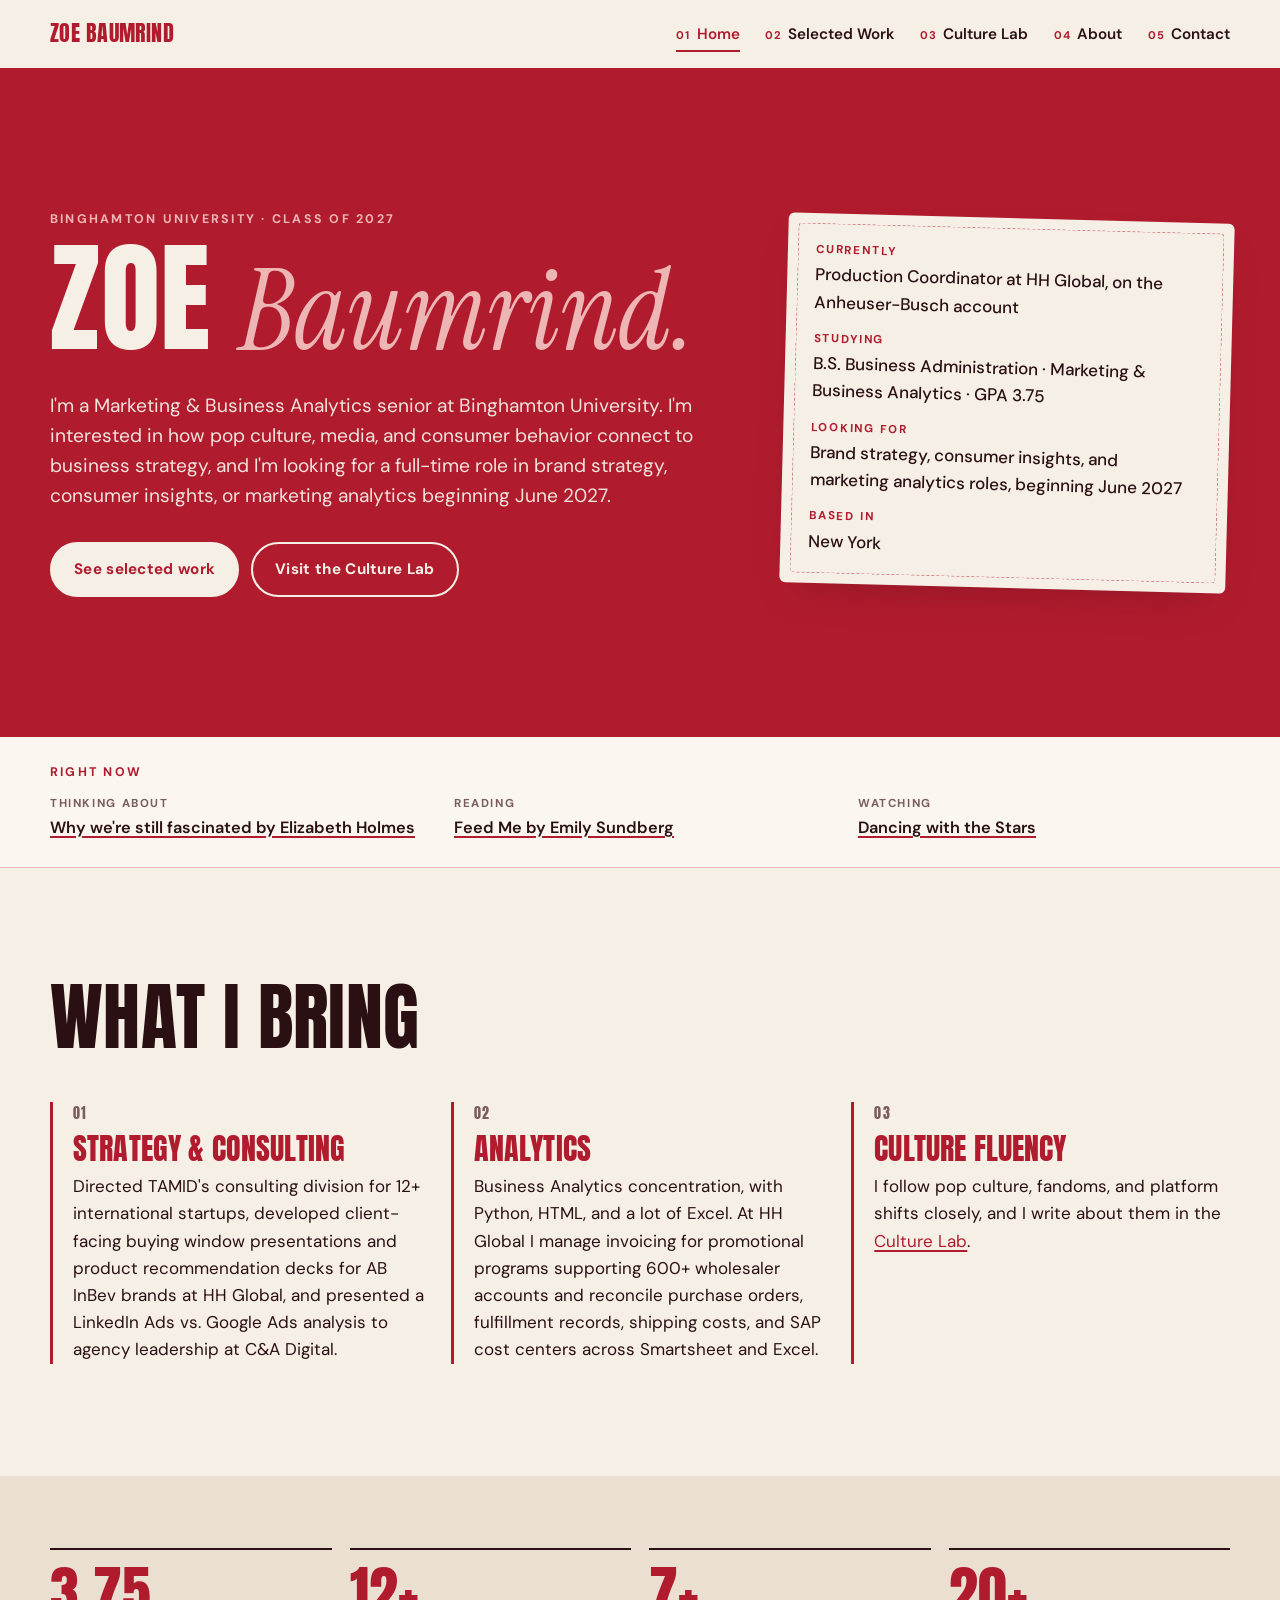
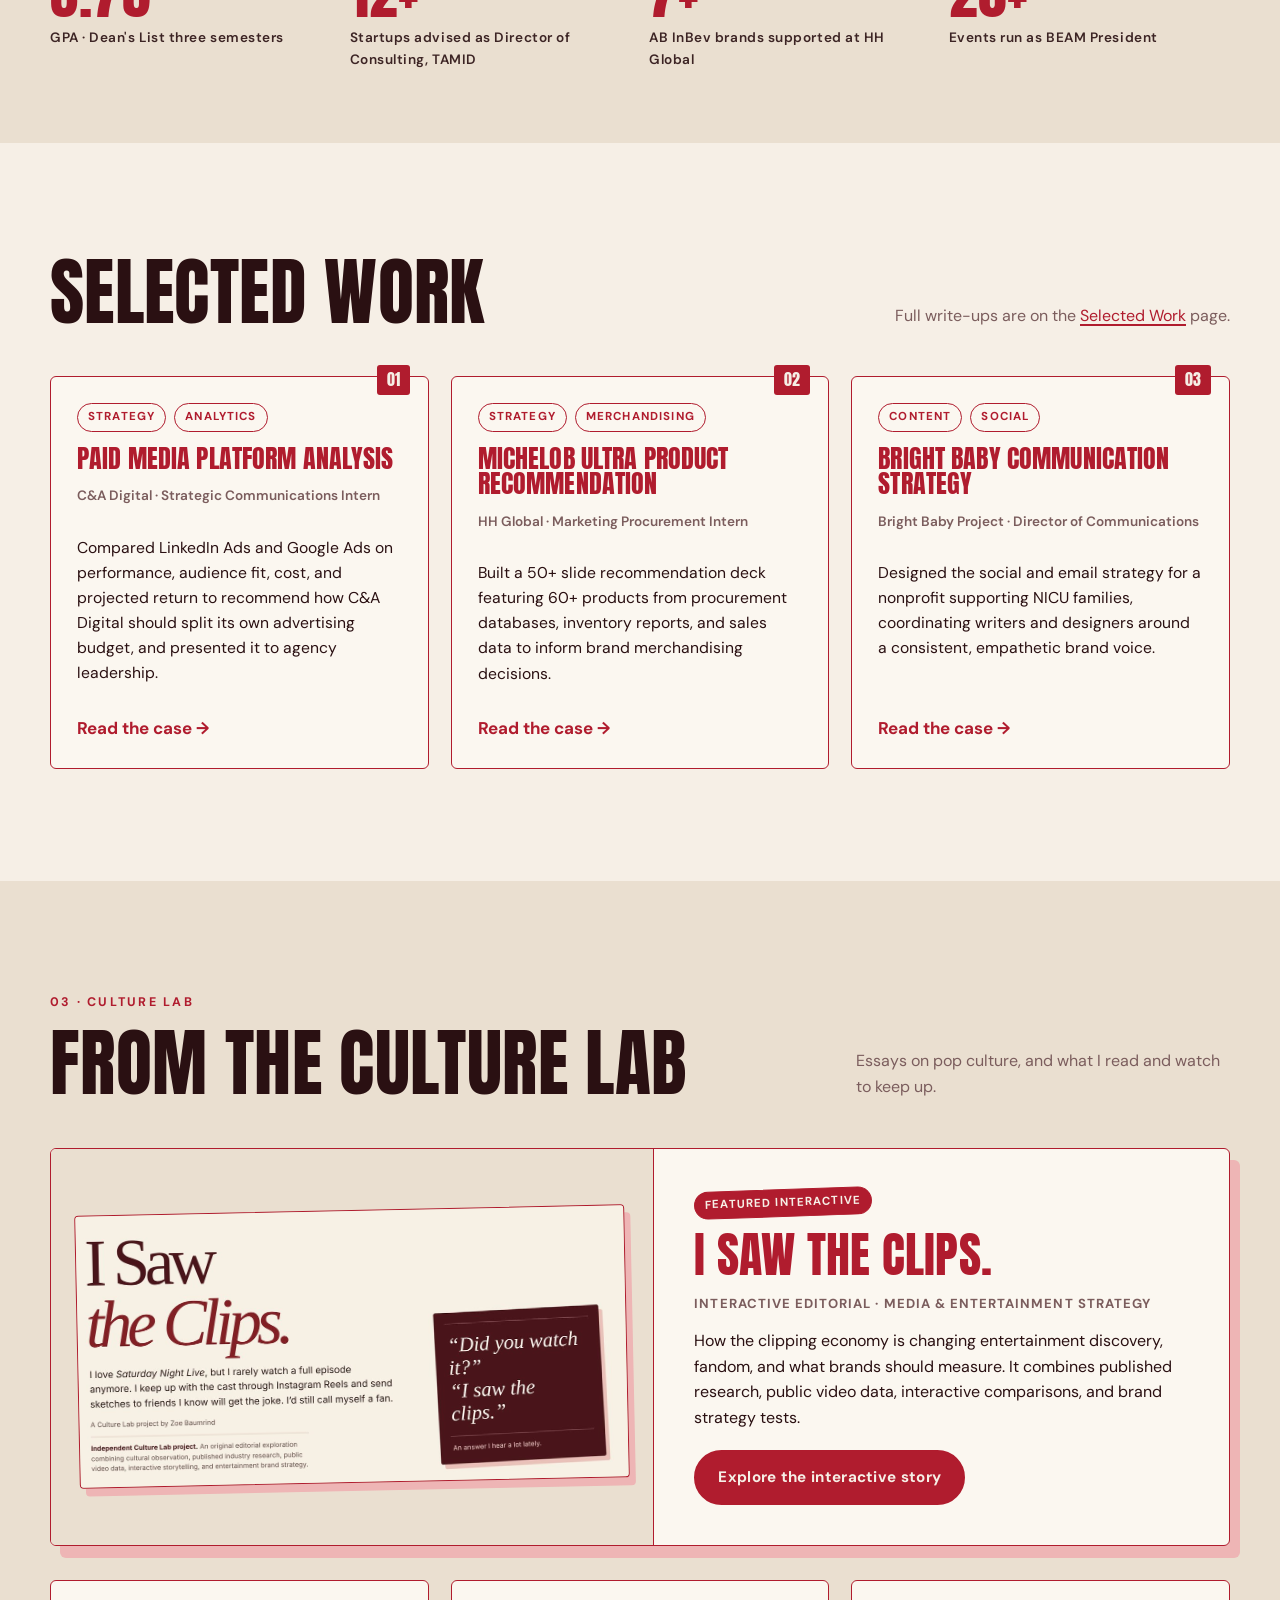
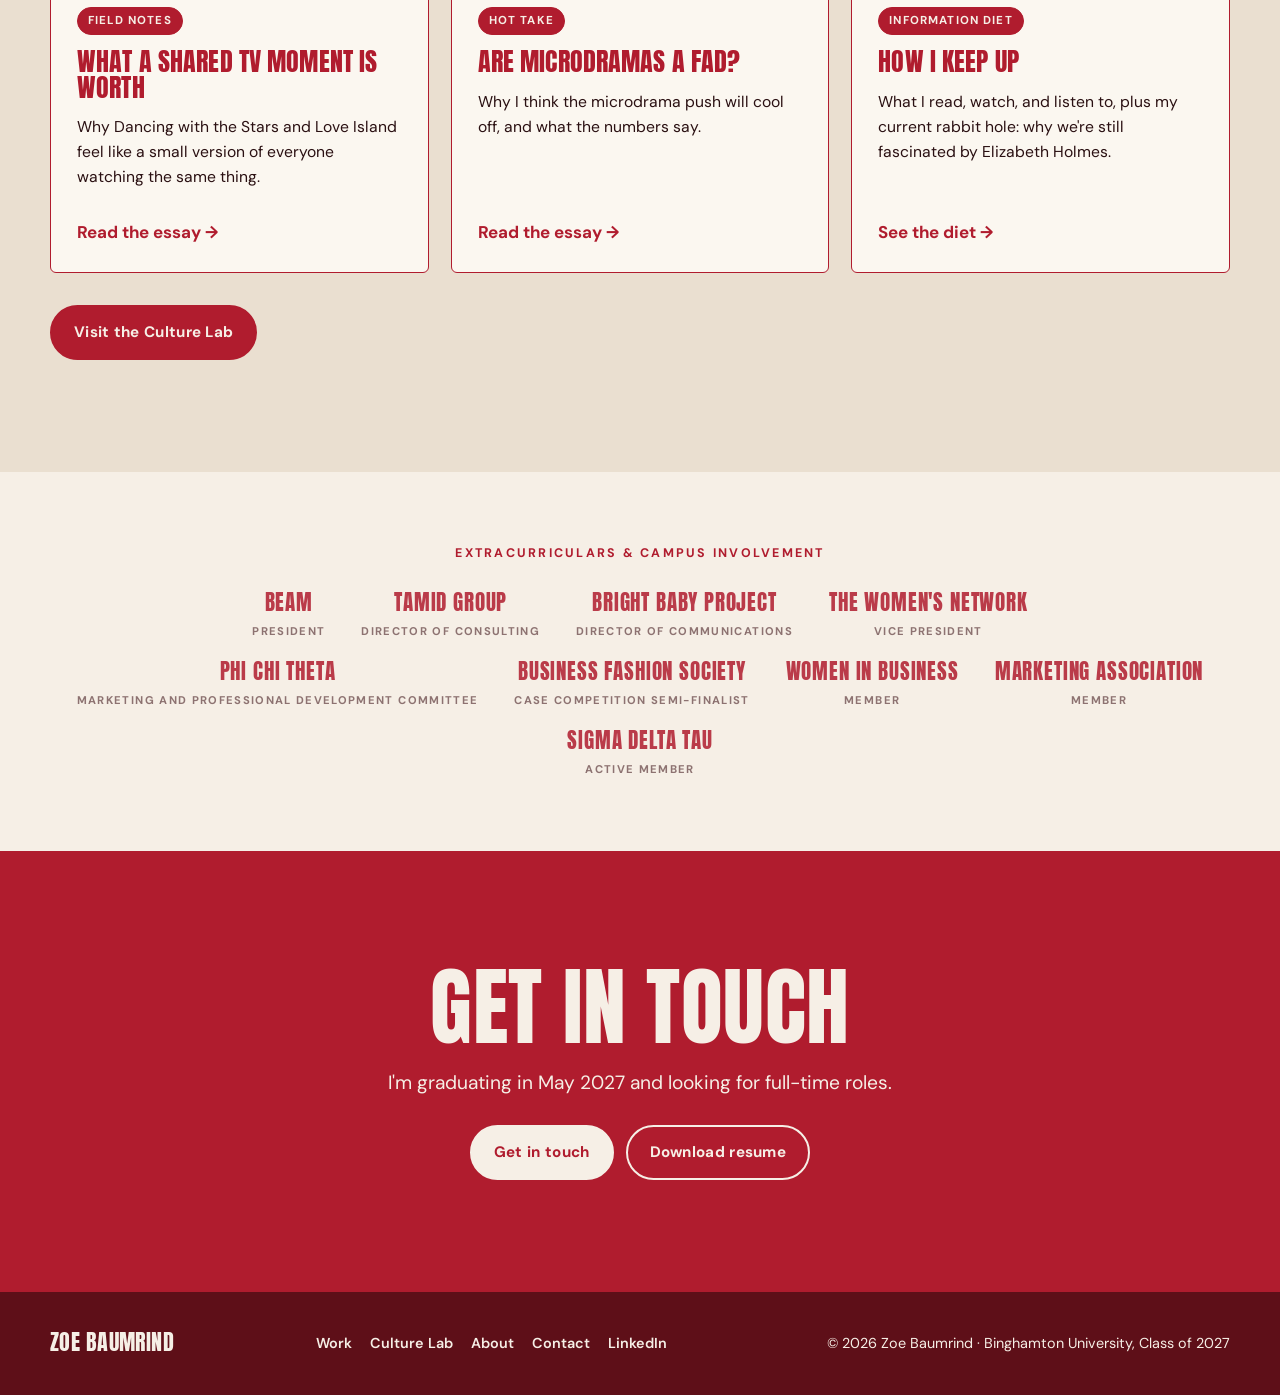
<file: index.html>
<!DOCTYPE html>
<html lang="en">
<head>
  <meta charset="utf-8">
  <meta name="viewport" content="width=device-width, initial-scale=1">
  <title>Zoe Baumrind — Portfolio</title>
  <meta name="description" content="Portfolio of Zoe Baumrind, a Marketing and Business Analytics senior at Binghamton University.">
  <meta property="og:title" content="Zoe Baumrind — Portfolio">
  <meta property="og:description" content="Portfolio: selected work, the Culture Lab, and resume.">
  <link rel="icon" href="data:image/svg+xml,%3Csvg xmlns='http://www.w3.org/2000/svg' viewBox='0 0 64 64'%3E%3Crect width='64' height='64' rx='8' fill='%23b01c2e'/%3E%3Ctext x='32' y='46' font-family='Impact,Arial Narrow,sans-serif' font-size='40' text-anchor='middle' fill='%23f6efe6'%3EZ%3C/text%3E%3C/svg%3E">
  <link rel="preconnect" href="https://fonts.googleapis.com">
  <link rel="preconnect" href="https://fonts.gstatic.com" crossorigin>
  <link href="https://fonts.googleapis.com/css2?family=Anton&family=DM+Sans:wght@400;500;600;700&family=Instrument+Serif:ital@1&display=swap" rel="stylesheet">
  <link rel="stylesheet" href="assets/css/style.css?v=2026112402324">
</head>
<body>

<header class="site-header">
  <div class="wrap">
    <a class="brand" href="index.html">Zoe Baumrind</a>
    <button class="nav-toggle" aria-expanded="false" aria-controls="site-nav">Menu</button>
    <nav class="site-nav" id="site-nav" aria-label="Primary">
      <ul>
        <li><a href="index.html"><span class="num">01</span> Home</a></li>
        <li><a href="work.html"><span class="num">02</span> Selected Work</a></li>
        <li><a href="culture-lab.html"><span class="num">03</span> Culture Lab</a></li>
        <li><a href="about.html"><span class="num">04</span> About</a></li>
        <li><a href="contact.html"><span class="num">05</span> Contact</a></li>
      </ul>
    </nav>
  </div>
</header>

<main>

  <!-- ============================ HERO ============================ -->
  <section class="hero on-red">
    <div class="wrap">
      <div>
        <p class="eyebrow">Binghamton University · Class of 2027</p>
        <h1 class="display">Zoe <span class="accent">Baumrind.</span></h1>
        <p class="lede">I'm a Marketing &amp; Business Analytics senior at Binghamton University. I'm interested in how pop culture, media, and consumer behavior connect to business strategy, and I'm looking for a full-time role in brand strategy, consumer insights, or marketing analytics beginning June 2027.</p>
        <div class="cta-row">
          <a class="btn" href="work.html">See selected work</a>
          <a class="btn ghost" href="culture-lab.html">Visit the Culture Lab</a>
        </div>
      </div>
      <aside class="hero-card" aria-label="At a glance">
        <dl>
          <div><dt>Currently</dt><dd>Production Coordinator at HH Global, on the Anheuser-Busch account</dd></div>
          <div><dt>Studying</dt><dd>B.S. Business Administration · Marketing &amp; Business Analytics · GPA 3.75</dd></div>
          <div><dt>Looking for</dt><dd>Brand strategy, consumer insights, and marketing analytics roles, beginning June 2027</dd></div>
          <div><dt>Based in</dt><dd>New York</dd></div>
        </dl>
      </aside>
    </div>
  </section>

  <!-- ============================ RIGHT NOW ============================ -->
  <section class="now" aria-label="Right now">
    <div class="wrap">
      <p class="eyebrow">Right now</p>
      <ul class="now-list">
        <li><span>Thinking about</span><a href="culture-lab.html#essay-holmes">Why we're still fascinated by Elizabeth Holmes</a></li>
        <li><span>Reading</span><a href="culture-lab.html#on-rotation">Feed Me by Emily Sundberg</a></li>
        <li><span>Watching</span><a href="culture-lab.html#essay-dwts">Dancing with the Stars</a></li>
      </ul>
    </div>
  </section>

  <!-- ============================ WHAT I BRING ============================ -->
  <section class="section">
    <div class="wrap">
      <div class="section-head">
        <h2 class="display">What I bring</h2>
        
      </div>
      <div class="grid cols-3">
        <div class="pillar">
          <span class="num">01</span>
          <h3 class="display">Strategy &amp; consulting</h3>
          <p>Directed TAMID's consulting division for 12+ international startups, developed client-facing buying window presentations and product recommendation decks for AB InBev brands at HH Global, and presented a LinkedIn Ads vs. Google Ads analysis to agency leadership at C&amp;A Digital.</p>
        </div>
        <div class="pillar">
          <span class="num">02</span>
          <h3 class="display">Analytics</h3>
          <p>Business Analytics concentration, with Python, HTML, and a lot of Excel. At HH Global I manage invoicing for promotional programs supporting 600+ wholesaler accounts and reconcile purchase orders, fulfillment records, shipping costs, and SAP cost centers across Smartsheet and Excel.</p>
        </div>
        <div class="pillar">
          <span class="num">03</span>
          <h3 class="display">Culture fluency</h3>
          <p>I follow pop culture, fandoms, and platform shifts closely, and I write about them in the <a href="culture-lab.html">Culture Lab</a>.</p>
        </div>
      </div>
    </div>
  </section>

  <!-- ============================ STATS ============================ -->
  <section class="section tight on-cream-dark">
    <div class="wrap">
      <div class="stats">
        <div class="stat"><div class="n display">3.75</div><div class="l">GPA · Dean's List three semesters</div></div>
        <div class="stat"><div class="n display">12+</div><div class="l">Startups advised as Director of Consulting, TAMID</div></div>
        <div class="stat"><div class="n display">7+</div><div class="l">AB InBev brands supported at HH Global</div></div>
        <div class="stat"><div class="n display">20+</div><div class="l">Events run as BEAM President</div></div>
      </div>
    </div>
  </section>

  <!-- ============================ SELECTED WORK PREVIEW ============================ -->
  <section class="section">
    <div class="wrap">
      <div class="section-head">
        <h2 class="display">Selected work</h2>
        <p class="side">Full write-ups are on the <a href="work.html">Selected Work</a> page.</p>
      </div>
      <div class="grid cols-3">
        <article class="card">
          <span class="index">01</span>
          <div class="tags"><span class="tag">Strategy</span><span class="tag">Analytics</span></div>
          <h3 class="display">Paid media platform analysis</h3>
          <p class="meta">C&amp;A Digital · Strategic Communications Intern</p>
          <p>Compared LinkedIn Ads and Google Ads on performance, audience fit, cost, and projected return to recommend how C&amp;A Digital should split its own advertising budget, and presented it to agency leadership.</p>
          <a class="more" href="work.html#paid-media">Read the case</a>
        </article>
        <article class="card">
          <span class="index">02</span>
          <div class="tags"><span class="tag">Strategy</span><span class="tag">Merchandising</span></div>
          <h3 class="display">Michelob Ultra product recommendation</h3>
          <p class="meta">HH Global · Marketing Procurement Intern</p>
          <p>Built a 50+ slide recommendation deck featuring 60+ products from procurement databases, inventory reports, and sales data to inform brand merchandising decisions.</p>
          <a class="more" href="work.html#michelob">Read the case</a>
        </article>
        <article class="card">
          <span class="index">03</span>
          <div class="tags"><span class="tag">Content</span><span class="tag">Social</span></div>
          <h3 class="display">Bright Baby communication strategy</h3>
          <p class="meta">Bright Baby Project · Director of Communications</p>
          <p>Designed the social and email strategy for a nonprofit supporting NICU families, coordinating writers and designers around a consistent, empathetic brand voice.</p>
          <a class="more" href="work.html#bright-baby">Read the case</a>
        </article>
      </div>
    </div>
  </section>

  <!-- ============================ CULTURE LAB TEASER ============================ -->
  <section class="section on-cream-dark">
    <div class="wrap">
      <div class="section-head">
        <div>
          <p class="eyebrow">03 · Culture Lab</p>
          <h2 class="display">From the Culture Lab</h2>
        </div>
        <p class="side">Essays on pop culture, and what I read and watch to keep up.</p>
      </div>
      <article class="feature-card compact">
        <a class="feature-visual" href="i-saw-the-clips.html" tabindex="-1" aria-hidden="true">
          <img src="assets/img/i-saw-the-clips-preview.jpg" alt="" width="1200" height="593" loading="lazy">
        </a>
        <div class="feature-body">
          <span class="tag solid feature-label">Featured Interactive</span>
          <h3 class="display" style="font-size: clamp(2rem, 4vw, 3rem); color: var(--red);">I Saw the Clips.</h3>
          <p class="meta">Interactive editorial · Media &amp; entertainment strategy</p>
          <p>How the clipping economy is changing entertainment discovery, fandom, and what brands should measure. It combines published research, public video data, interactive comparisons, and brand strategy tests.</p>
          <a class="btn" href="i-saw-the-clips.html">Explore the interactive story</a>
        </div>
      </article>
      <div class="grid cols-3">
        <article class="card">
          <div class="tags"><span class="tag solid">Field notes</span></div>
          <h3 class="display">What a shared TV moment is worth</h3>
          <p>Why Dancing with the Stars and Love Island feel like a small version of everyone watching the same thing.</p>
          <a class="more" href="culture-lab.html#essay-dwts">Read the essay</a>
        </article>
<article class="card">
          <div class="tags"><span class="tag solid">Hot take</span></div>
          <h3 class="display">Are microdramas a fad?</h3>
          <p>Why I think the microdrama push will cool off, and what the numbers say.</p>
          <a class="more" href="culture-lab.html#essay-micro">Read the essay</a>
        </article>
        <article class="card">
          <div class="tags"><span class="tag solid">Information diet</span></div>
          <h3 class="display">How I keep up</h3>
          <p>What I read, watch, and listen to, plus my current rabbit hole: why we're still fascinated by Elizabeth Holmes.</p>
          <a class="more" href="culture-lab.html#on-rotation">See the diet</a>
        </article>
      </div>
      <div class="cta-row" style="margin-top: 32px;">
        <a class="btn" href="culture-lab.html">Visit the Culture Lab</a>
      </div>
    </div>
  </section>

  <!-- ============================ LOGO ROW ============================ -->
  <section class="section tight">
    <div class="wrap">
      <p class="eyebrow" style="text-align:center; margin-bottom: 22px;">Extracurriculars &amp; campus involvement</p>
      <div class="logo-row">
        <span>BEAM<small>President</small></span>
        <span>TAMID Group<small>Director of Consulting</small></span>
        <span>Bright Baby Project<small>Director of Communications</small></span>
        <span>The Women's Network<small>Vice President</small></span>
        <span>Phi Chi Theta<small>Marketing and Professional Development Committee</small></span>
        <span>Business Fashion Society<small>Case competition semi-finalist</small></span>
        <span>Women in Business<small>Member</small></span>
        <span>Marketing Association<small>Member</small></span>
        <span>Sigma Delta Tau<small>Active member</small></span>
      </div>
    </div>
  </section>

  <!-- ============================ CTA ============================ -->
  <section class="section on-red">
    <div class="wrap" style="text-align:center;">
      <h2 class="display" style="font-size: clamp(2.6rem, 7vw, 5.4rem);">Get in touch</h2>
      <p class="lede" style="margin: 18px auto 28px;">I'm graduating in May 2027 and looking for full-time roles.</p>
      <div class="cta-row" style="justify-content:center;">
        <a class="btn" href="contact.html">Get in touch</a>
        <a class="btn ghost" href="assets/docs/Zoe_Baumrind_Resume.pdf" download>Download resume</a>
      </div>
    </div>
  </section>

</main>

<footer class="site-footer">
  <div class="wrap">
    <a class="brand" href="index.html">Zoe Baumrind</a>
    <nav aria-label="Footer">
      <a href="work.html">Work</a><a href="culture-lab.html">Culture Lab</a><a href="about.html">About</a><a href="contact.html">Contact</a><a href="https://www.linkedin.com/in/zoebaumrind/" target="_blank" rel="noopener">LinkedIn</a>
    </nav>
    <p>© <span data-year>2026</span> Zoe Baumrind · Binghamton University, Class of 2027</p>
  </div>
</footer>

<script src="assets/js/main.js?v=202611030520"></script>
</body>
</html>
</file>
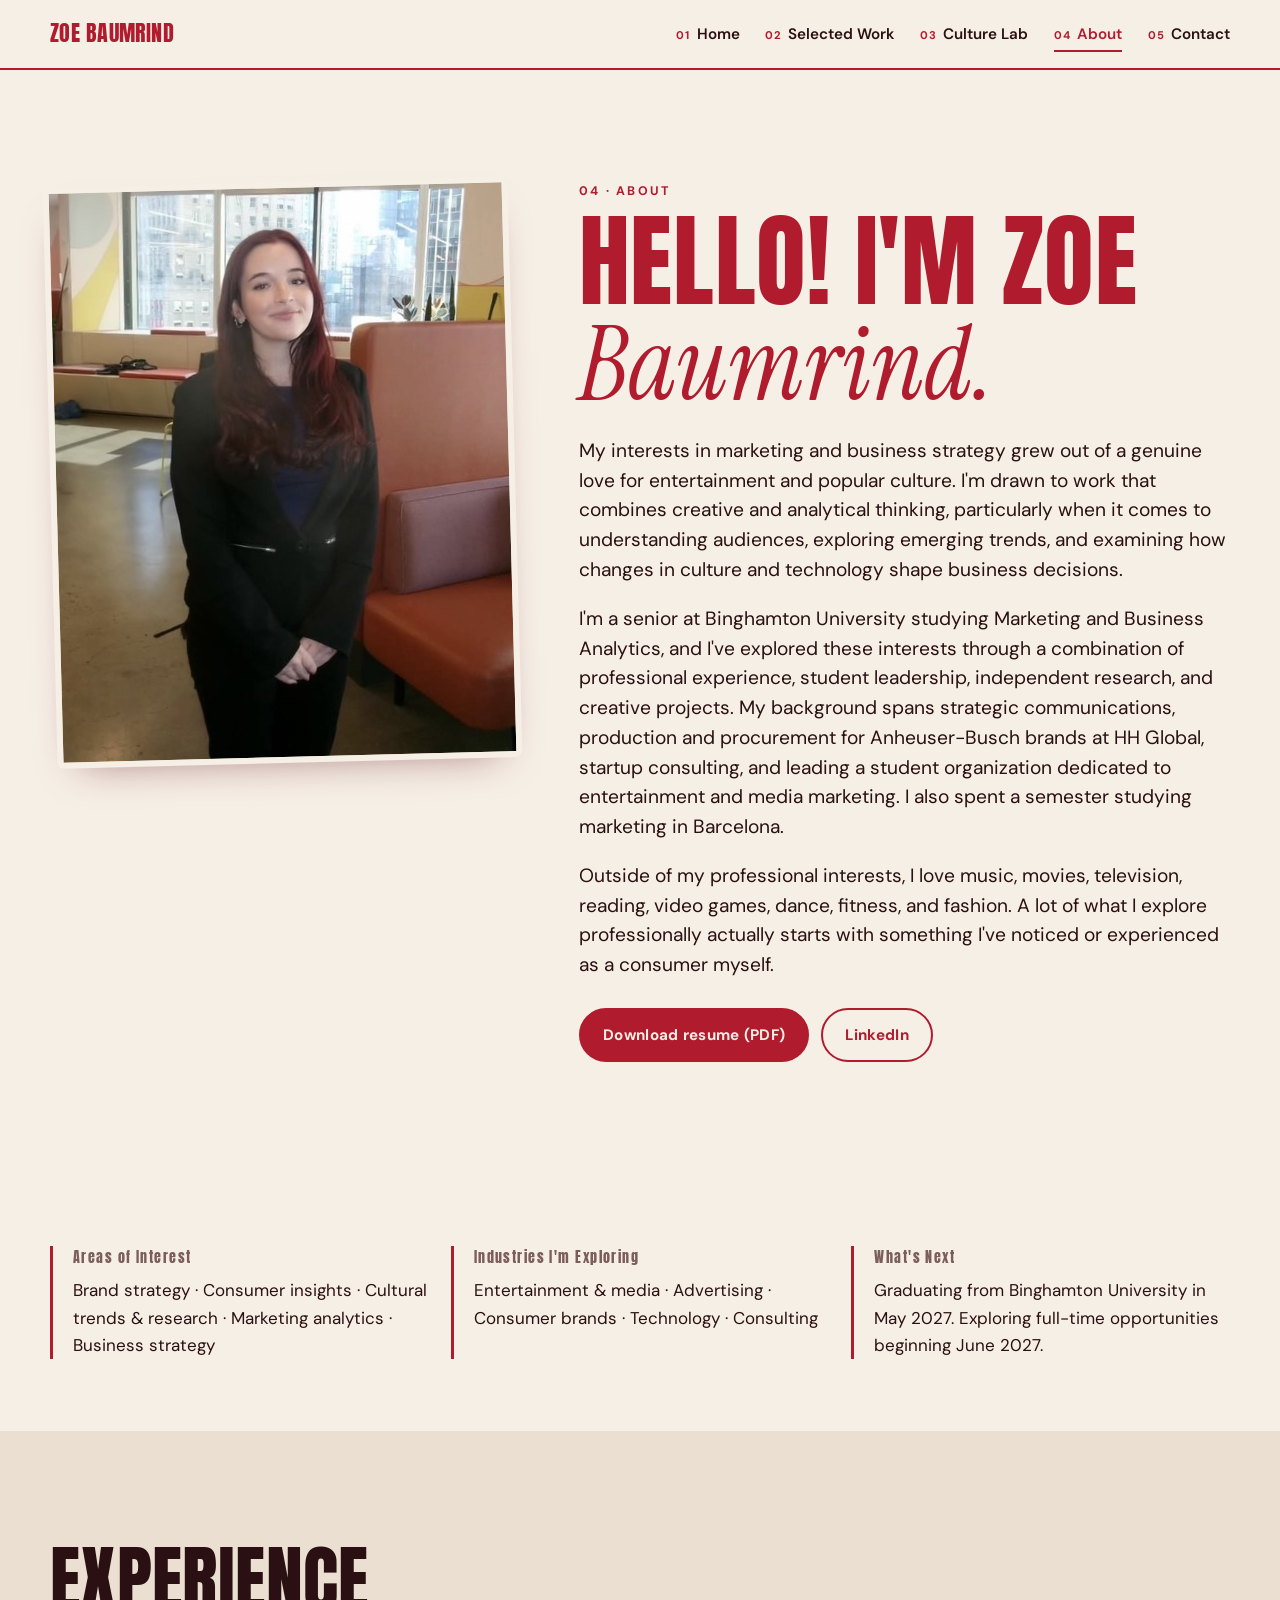
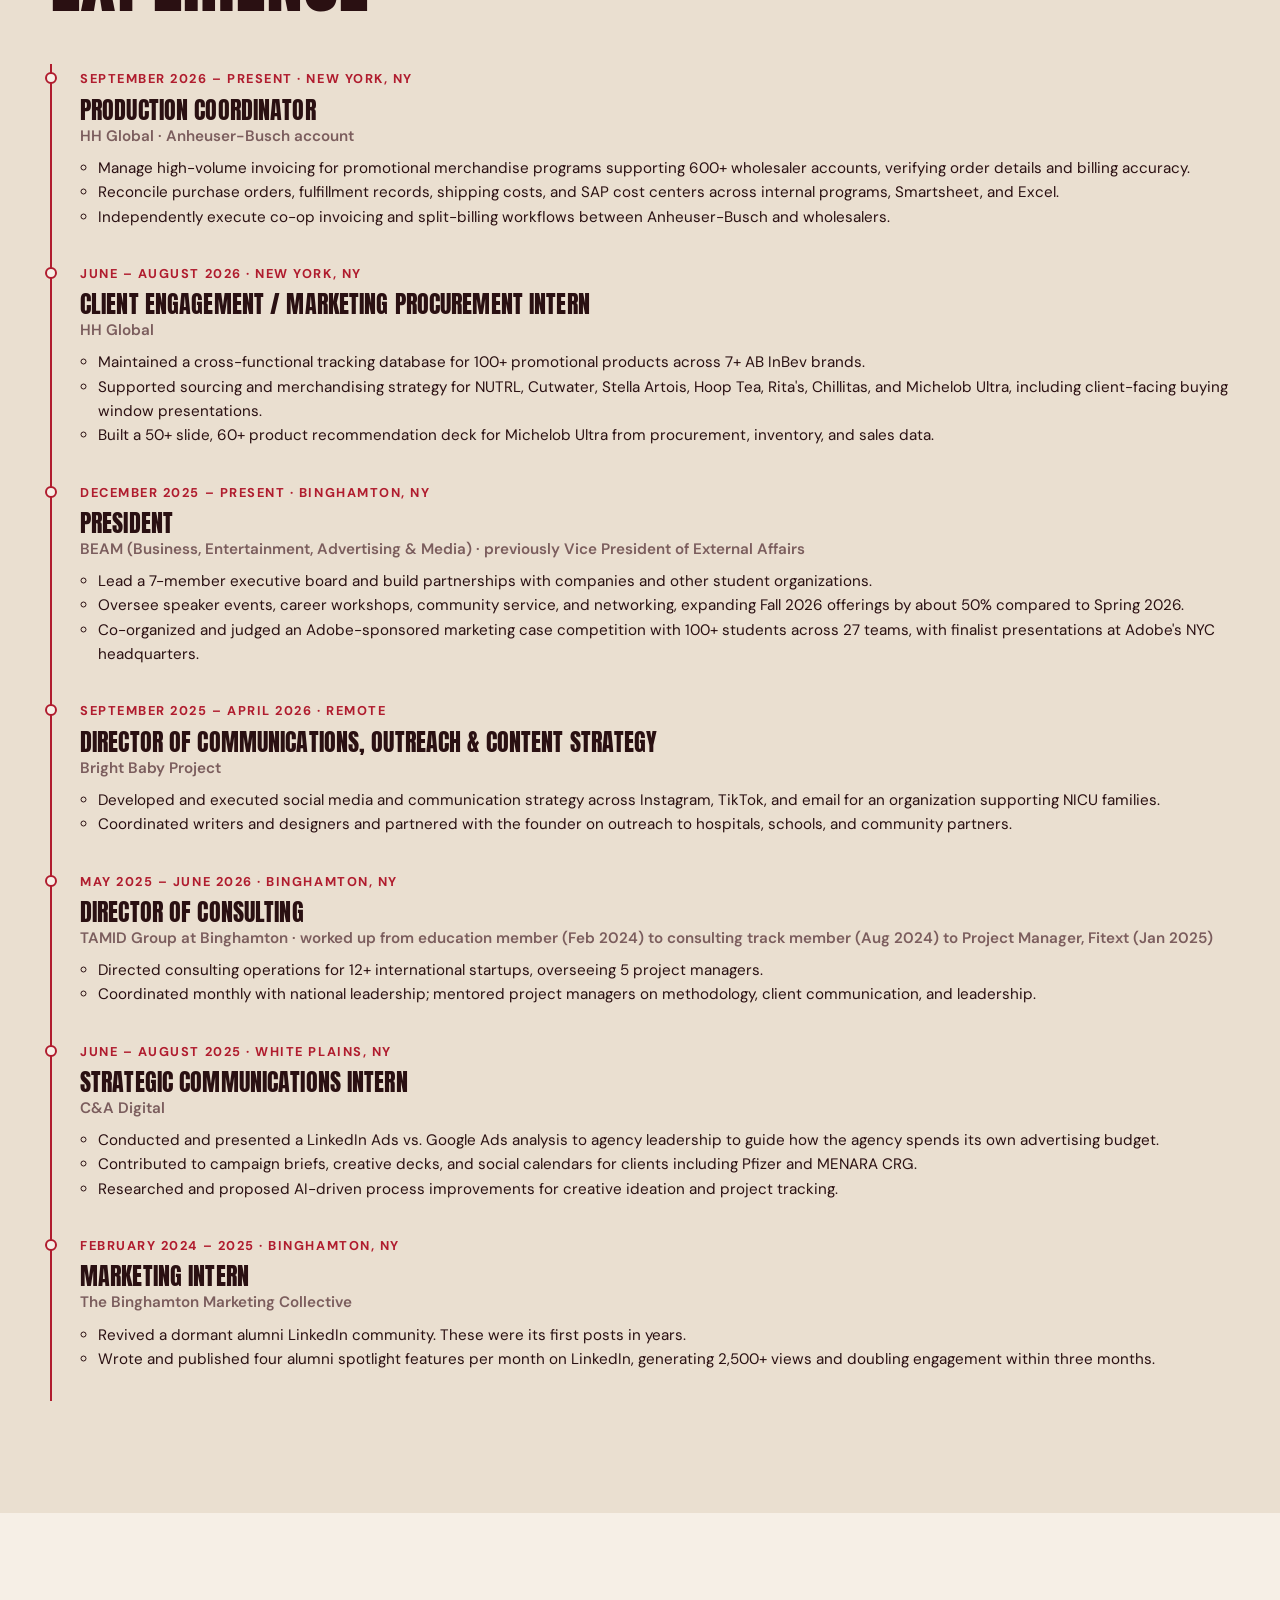
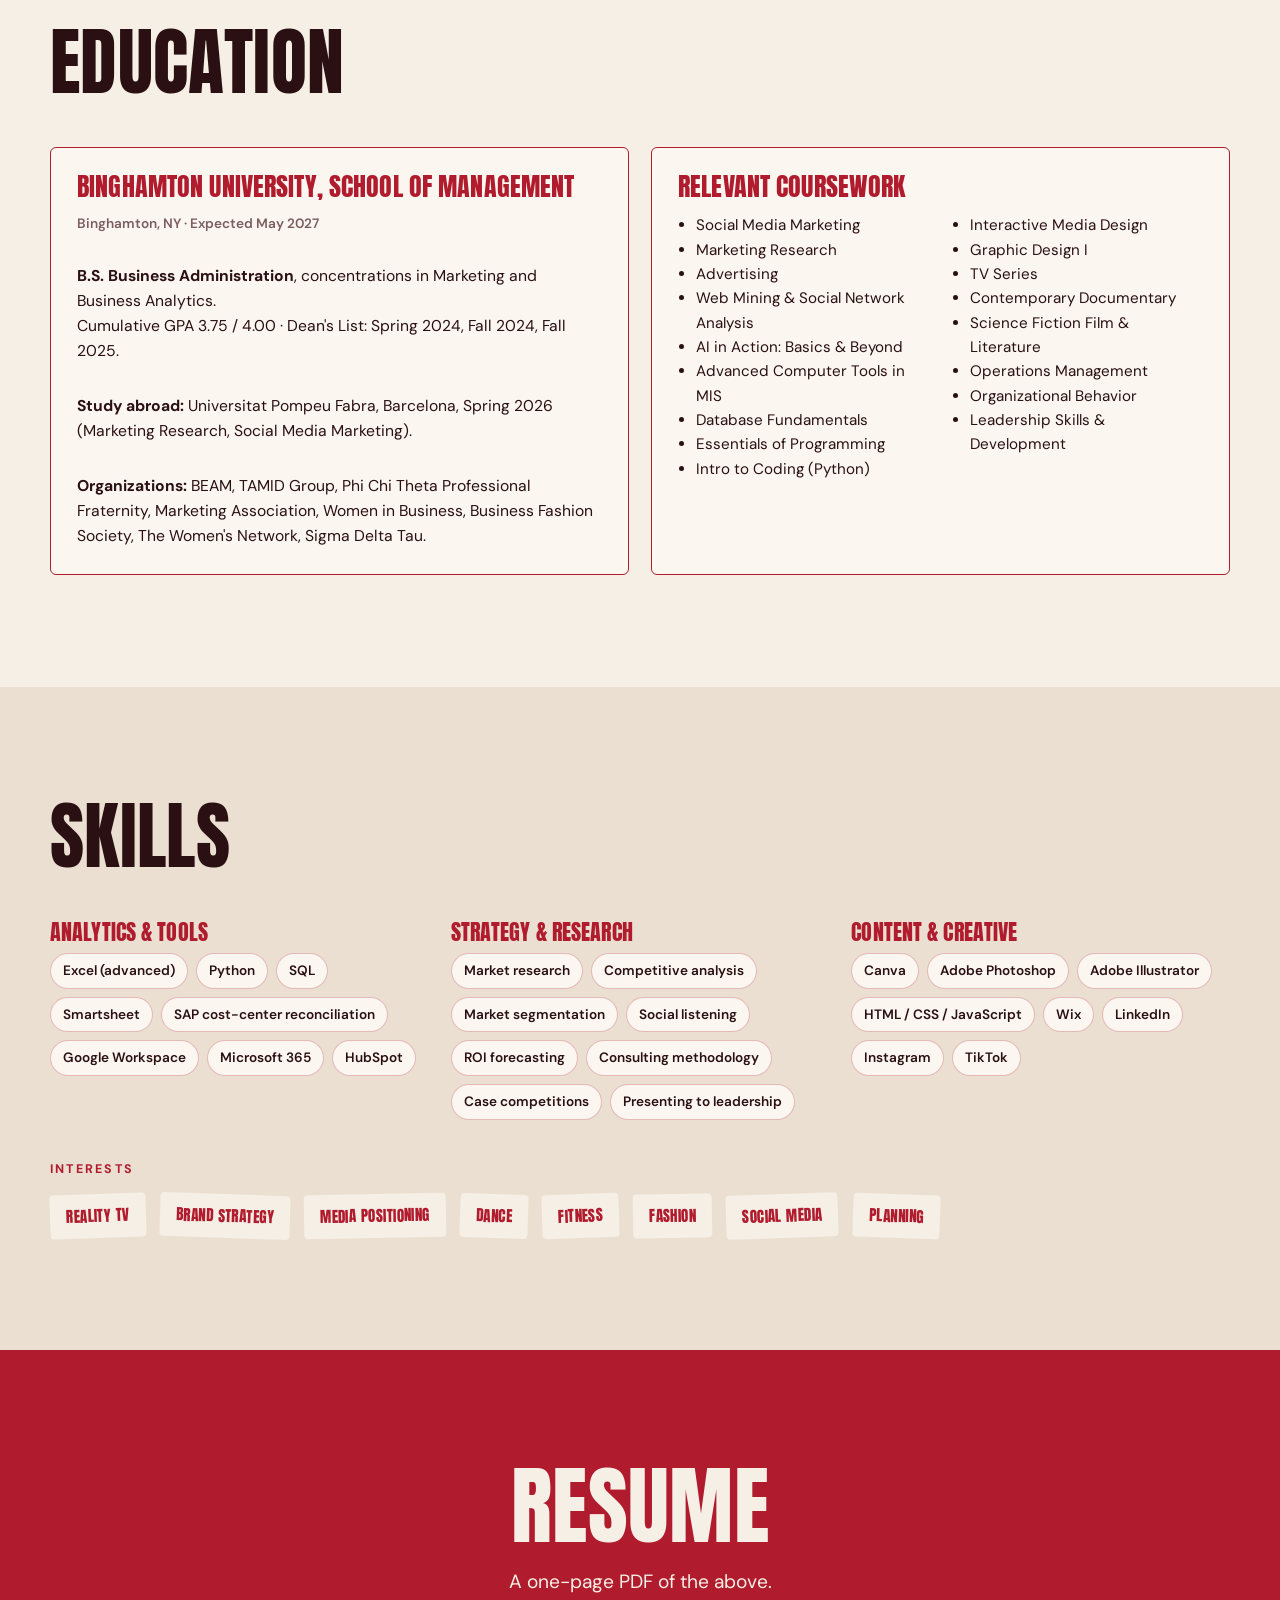
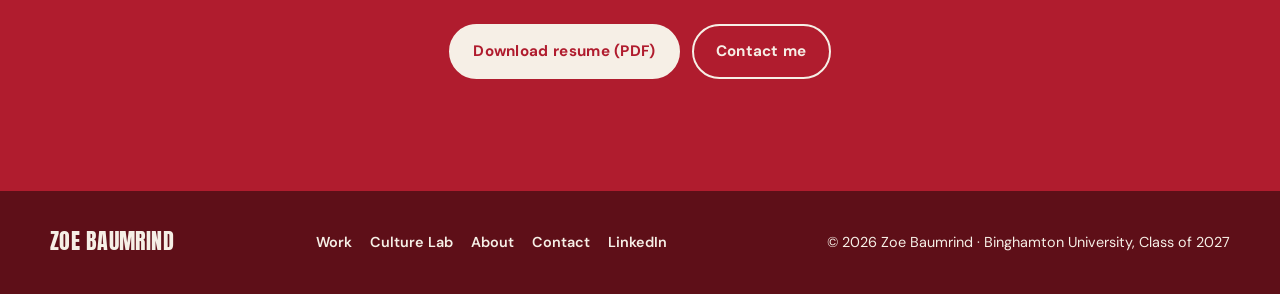
<file: about.html>
<!DOCTYPE html>
<html lang="en">
<head>
  <meta charset="utf-8">
  <meta name="viewport" content="width=device-width, initial-scale=1">
  <title>About — Zoe Baumrind</title>
  <meta name="description" content="Zoe Baumrind's story, experience, education, skills, and resume. Marketing & Business Analytics senior at Binghamton University, Class of 2027.">
  <link rel="icon" href="data:image/svg+xml,%3Csvg xmlns='http://www.w3.org/2000/svg' viewBox='0 0 64 64'%3E%3Crect width='64' height='64' rx='8' fill='%23b01c2e'/%3E%3Ctext x='32' y='46' font-family='Impact,Arial Narrow,sans-serif' font-size='40' text-anchor='middle' fill='%23f6efe6'%3EZ%3C/text%3E%3C/svg%3E">
  <link rel="preconnect" href="https://fonts.googleapis.com">
  <link rel="preconnect" href="https://fonts.gstatic.com" crossorigin>
  <link href="https://fonts.googleapis.com/css2?family=Anton&family=DM+Sans:wght@400;500;600;700&family=Instrument+Serif:ital@1&display=swap" rel="stylesheet">
  <link rel="stylesheet" href="assets/css/style.css?v=2026112402324">
</head>
<body>

<header class="site-header">
  <div class="wrap">
    <a class="brand" href="index.html">Zoe Baumrind</a>
    <button class="nav-toggle" aria-expanded="false" aria-controls="site-nav">Menu</button>
    <nav class="site-nav" id="site-nav" aria-label="Primary">
      <ul>
        <li><a href="index.html"><span class="num">01</span> Home</a></li>
        <li><a href="work.html"><span class="num">02</span> Selected Work</a></li>
        <li><a href="culture-lab.html"><span class="num">03</span> Culture Lab</a></li>
        <li><a href="about.html"><span class="num">04</span> About</a></li>
        <li><a href="contact.html"><span class="num">05</span> Contact</a></li>
      </ul>
    </nav>
  </div>
</header>

<main>
  <!-- ============================ INTRO ============================ -->
  <section class="section">
    <div class="wrap about-intro">
      <div>
        <div class="hero-photo">
          <img src="assets/img/zoe.jpg" alt="Zoe Baumrind smiling in a black blazer in a bright, modern office" width="500" height="625">
        </div>
      </div>
      <div>
        <p class="eyebrow">04 · About</p>
        <h1 class="display">Hello! I'm Zoe <span class="accent">Baumrind.</span></h1>
        <div class="lede" style="margin-top: 24px;">
          <p>My interests in marketing and business strategy grew out of a genuine love for entertainment and popular culture. I'm drawn to work that combines creative and analytical thinking, particularly when it comes to understanding audiences, exploring emerging trends, and examining how changes in culture and technology shape business decisions.</p>
          <p>I'm a senior at Binghamton University studying Marketing and Business Analytics, and I've explored these interests through a combination of professional experience, student leadership, independent research, and creative projects. My background spans strategic communications, production and procurement for Anheuser-Busch brands at HH Global, startup consulting, and leading a student organization dedicated to entertainment and media marketing. I also spent a semester studying marketing in Barcelona.</p>
          <p>Outside of my professional interests, I love music, movies, television, reading, video games, dance, fitness, and fashion. A lot of what I explore professionally actually starts with something I've noticed or experienced as a consumer myself.</p>
        </div>
        <div class="cta-row" style="margin-top: 28px;">
          <a class="btn" href="assets/docs/Zoe_Baumrind_Resume.pdf" download>Download resume (PDF)</a>
          <a class="btn ghost" href="https://www.linkedin.com/in/zoebaumrind/" target="_blank" rel="noopener">LinkedIn</a>
        </div>
      </div>
    </div>
  </section>

  <!-- ============================ INTERESTS & NEXT ============================ -->
  <section class="section tight">
    <div class="wrap">
      <div class="grid cols-3">
        <div class="pillar"><span class="num">Areas of Interest</span><p>Brand strategy · Consumer insights · Cultural trends &amp; research · Marketing analytics · Business strategy</p></div>
        <div class="pillar"><span class="num">Industries I'm Exploring</span><p>Entertainment &amp; media · Advertising · Consumer brands · Technology · Consulting</p></div>
        <div class="pillar"><span class="num">What's Next</span><p>Graduating from Binghamton University in May 2027. Exploring full-time opportunities beginning June 2027.</p></div>
      </div>
    </div>
  </section>

  <!-- ============================ EXPERIENCE ============================ -->
  <section class="section on-cream-dark">
    <div class="wrap">
      <div class="section-head">
        <h2 class="display">Experience</h2>
      </div>
      <ol class="timeline">
        <li>
          <span class="when">September 2026 – present · New York, NY</span>
          <h3 class="display">Production Coordinator</h3>
          <p class="org">HH Global · Anheuser-Busch account</p>
          <ul>
            <li>Manage high-volume invoicing for promotional merchandise programs supporting 600+ wholesaler accounts, verifying order details and billing accuracy.</li>
            <li>Reconcile purchase orders, fulfillment records, shipping costs, and SAP cost centers across internal programs, Smartsheet, and Excel.</li>
            <li>Independently execute co-op invoicing and split-billing workflows between Anheuser-Busch and wholesalers.</li>
          </ul>
        </li>
        <li>
          <span class="when">June – August 2026 · New York, NY</span>
          <h3 class="display">Client Engagement / Marketing Procurement Intern</h3>
          <p class="org">HH Global</p>
          <ul>
            <li>Maintained a cross-functional tracking database for 100+ promotional products across 7+ AB InBev brands.</li>
            <li>Supported sourcing and merchandising strategy for NUTRL, Cutwater, Stella Artois, Hoop Tea, Rita's, Chillitas, and Michelob Ultra, including client-facing buying window presentations.</li>
            <li>Built a 50+ slide, 60+ product recommendation deck for Michelob Ultra from procurement, inventory, and sales data.</li>
          </ul>
        </li>
        <li>
          <span class="when">December 2025 – present · Binghamton, NY</span>
          <h3 class="display">President</h3>
          <p class="org">BEAM (Business, Entertainment, Advertising &amp; Media) · previously Vice President of External Affairs</p>
          <ul>
            <li>Lead a 7-member executive board and build partnerships with companies and other student organizations.</li>
            <li>Oversee speaker events, career workshops, community service, and networking, expanding Fall 2026 offerings by about 50% compared to Spring 2026.</li>
            <li>Co-organized and judged an Adobe-sponsored marketing case competition with 100+ students across 27 teams, with finalist presentations at Adobe's NYC headquarters.</li>
          </ul>
        </li>
        <li>
          <span class="when">September 2025 – April 2026 · Remote</span>
          <h3 class="display">Director of Communications, Outreach &amp; Content Strategy</h3>
          <p class="org">Bright Baby Project</p>
          <ul>
            <li>Developed and executed social media and communication strategy across Instagram, TikTok, and email for an organization supporting NICU families.</li>
            <li>Coordinated writers and designers and partnered with the founder on outreach to hospitals, schools, and community partners.</li>
          </ul>
        </li>
        <li>
          <span class="when">May 2025 – June 2026 · Binghamton, NY</span>
          <h3 class="display">Director of Consulting</h3>
          <p class="org">TAMID Group at Binghamton · worked up from education member (Feb 2024) to consulting track member (Aug 2024) to Project Manager, Fitext (Jan 2025)</p>
          <ul>
            <li>Directed consulting operations for 12+ international startups, overseeing 5 project managers.</li>
            <li>Coordinated monthly with national leadership; mentored project managers on methodology, client communication, and leadership.</li>
          </ul>
        </li>
        <li>
          <span class="when">June – August 2025 · White Plains, NY</span>
          <h3 class="display">Strategic Communications Intern</h3>
          <p class="org">C&amp;A Digital</p>
          <ul>
            <li>Conducted and presented a LinkedIn Ads vs. Google Ads analysis to agency leadership to guide how the agency spends its own advertising budget.</li>
            <li>Contributed to campaign briefs, creative decks, and social calendars for clients including Pfizer and MENARA CRG.</li>
            <li>Researched and proposed AI-driven process improvements for creative ideation and project tracking.</li>
          </ul>
        </li>
        <li>
          <span class="when">February 2024 – 2025 · Binghamton, NY</span>
          <h3 class="display">Marketing Intern</h3>
          <p class="org">The Binghamton Marketing Collective</p>
          <ul>
            <li>Revived a dormant alumni LinkedIn community. These were its first posts in years.</li>
            <li>Wrote and published four alumni spotlight features per month on LinkedIn, generating 2,500+ views and doubling engagement within three months.</li>
          </ul>
        </li>
      </ol>
    </div>
  </section>

  <!-- ============================ EDUCATION ============================ -->
  <section class="section">
    <div class="wrap">
      <div class="section-head">
        <h2 class="display">Education</h2>
      </div>
      <div class="grid cols-2">
        <div class="card">
          <h3 class="display">Binghamton University, School of Management</h3>
          <p class="meta">Binghamton, NY · Expected May 2027</p>
          <p><strong>B.S. Business Administration</strong>, concentrations in Marketing and Business Analytics.<br>Cumulative GPA 3.75 / 4.00 · Dean's List: Spring 2024, Fall 2024, Fall 2025.</p>
          <p><strong>Study abroad:</strong> Universitat Pompeu Fabra, Barcelona, Spring 2026 (Marketing Research, Social Media Marketing).</p>
          <p><strong>Organizations:</strong> BEAM, TAMID Group, Phi Chi Theta Professional Fraternity, Marketing Association, Women in Business, Business Fashion Society, The Women's Network, Sigma Delta Tau.</p>
        </div>
        <div class="card">
          <h3 class="display">Relevant coursework</h3>
          <ul class="course-list">
            <li>Social Media Marketing</li>
            <li>Marketing Research</li>
            <li>Advertising</li>
            <li>Web Mining &amp; Social Network Analysis</li>
            <li>AI in Action: Basics &amp; Beyond</li>
            <li>Advanced Computer Tools in MIS</li>
            <li>Database Fundamentals</li>
            <li>Essentials of Programming</li>
            <li>Intro to Coding (Python)</li>
            <li>Interactive Media Design</li>
            <li>Graphic Design I</li>
            <li>TV Series</li>
            <li>Contemporary Documentary</li>
            <li>Science Fiction Film &amp; Literature</li>
            <li>Operations Management</li>
            <li>Organizational Behavior</li>
            <li>Leadership Skills &amp; Development</li>
          </ul>
        </div>
      </div>
    </div>
  </section>

  <!-- ============================ SKILLS ============================ -->
  <section class="section on-cream-dark">
    <div class="wrap">
      <div class="section-head">
        <h2 class="display">Skills</h2>
      </div>
      <div class="skill-groups">
        <div>
          <h3 class="display">Analytics &amp; tools</h3>
          <ul><li>Excel (advanced)</li><li>Python</li><li>SQL</li><li>Smartsheet</li><li>SAP cost-center reconciliation</li><li>Google Workspace</li><li>Microsoft 365</li><li>HubSpot</li></ul>
        </div>
        <div>
          <h3 class="display">Strategy &amp; research</h3>
          <ul><li>Market research</li><li>Competitive analysis</li><li>Market segmentation</li><li>Social listening</li><li>ROI forecasting</li><li>Consulting methodology</li><li>Case competitions</li><li>Presenting to leadership</li></ul>
        </div>
        <div>
          <h3 class="display">Content &amp; creative</h3>
          <ul><li>Canva</li><li>Adobe Photoshop</li><li>Adobe Illustrator</li><li>HTML / CSS / JavaScript</li><li>Wix</li><li>LinkedIn</li><li>Instagram</li><li>TikTok</li></ul>
        </div>
      </div>
      <div style="margin-top: 40px;">
        <p class="eyebrow" style="margin-bottom: 14px;">Interests</p>
        <div class="interests">
          <span class="sticker">Reality TV</span><span class="sticker">Brand strategy</span><span class="sticker">Media positioning</span><span class="sticker">Dance</span><span class="sticker">Fitness</span><span class="sticker">Fashion</span><span class="sticker">Social media</span><span class="sticker">Planning</span>
        </div>
      </div>
    </div>
  </section>

  <!-- ============================ RESUME ============================ -->
  <section class="section on-red">
    <div class="wrap" style="text-align:center;">
      <h2 class="display" style="font-size: clamp(2.6rem, 7vw, 5.4rem);">Resume</h2>
      <p class="lede" style="margin: 18px auto 28px;">A one-page PDF of the above.</p>
      <div class="cta-row" style="justify-content:center;">
        <a class="btn" href="assets/docs/Zoe_Baumrind_Resume.pdf" download>Download resume (PDF)</a>
        <a class="btn ghost" href="contact.html">Contact me</a>
      </div>
    </div>
  </section>
</main>

<footer class="site-footer">
  <div class="wrap">
    <a class="brand" href="index.html">Zoe Baumrind</a>
    <nav aria-label="Footer">
      <a href="work.html">Work</a><a href="culture-lab.html">Culture Lab</a><a href="about.html">About</a><a href="contact.html">Contact</a><a href="https://www.linkedin.com/in/zoebaumrind/" target="_blank" rel="noopener">LinkedIn</a>
    </nav>
    <p>© <span data-year>2026</span> Zoe Baumrind · Binghamton University, Class of 2027</p>
  </div>
</footer>

<script src="assets/js/main.js?v=202611030520"></script>
</body>
</html>
</file>
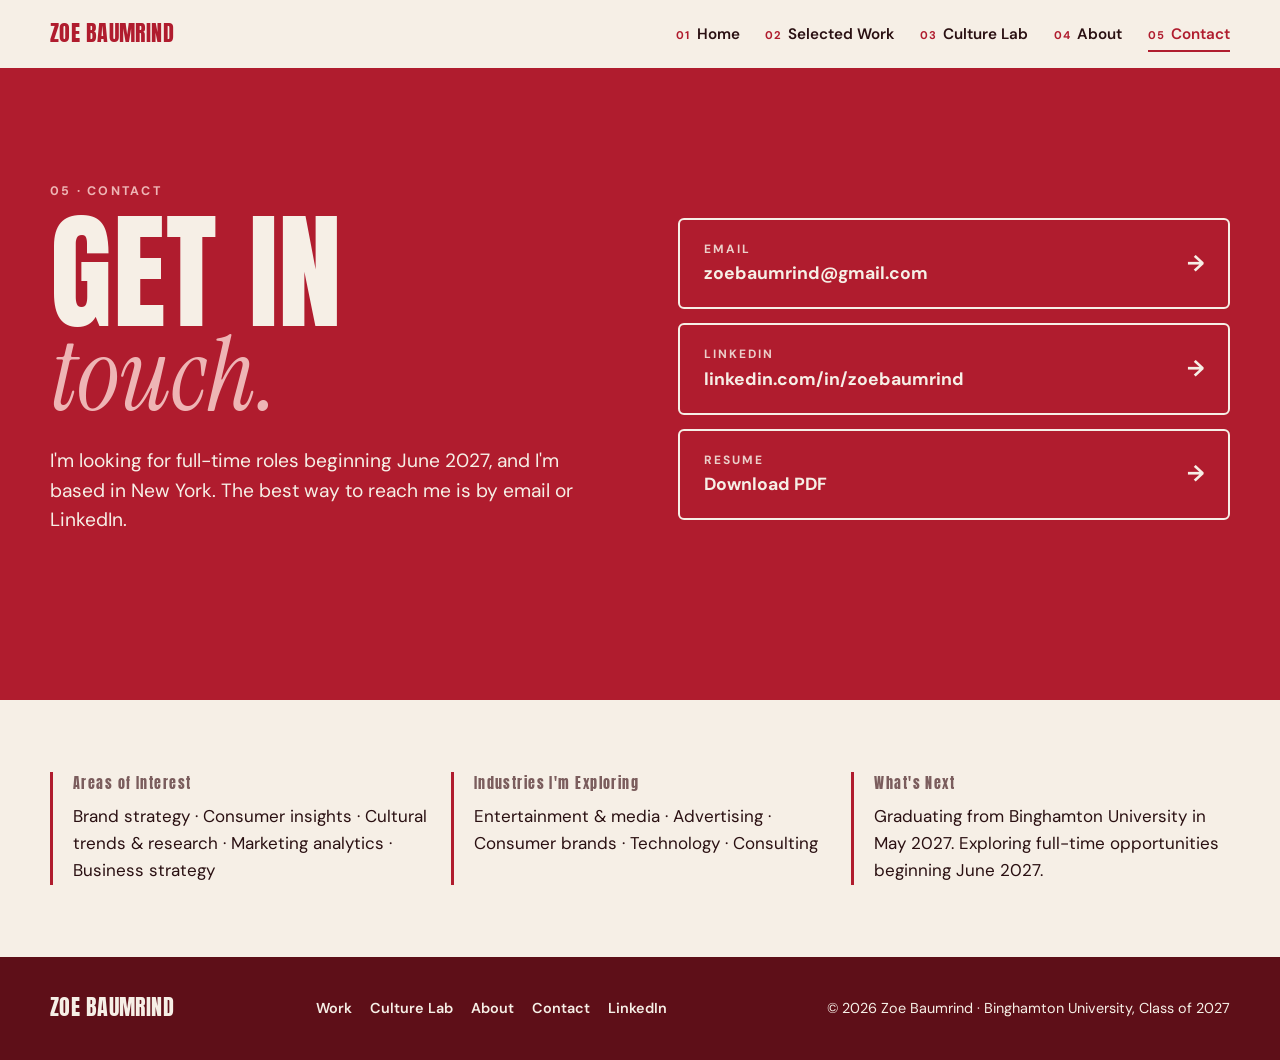
<file: contact.html>
<!DOCTYPE html>
<html lang="en">
<head>
  <meta charset="utf-8">
  <meta name="viewport" content="width=device-width, initial-scale=1">
  <title>Contact — Zoe Baumrind</title>
  <meta name="description" content="Get in touch with Zoe Baumrind: email, LinkedIn, and downloadable resume.">
  <link rel="icon" href="data:image/svg+xml,%3Csvg xmlns='http://www.w3.org/2000/svg' viewBox='0 0 64 64'%3E%3Crect width='64' height='64' rx='8' fill='%23b01c2e'/%3E%3Ctext x='32' y='46' font-family='Impact,Arial Narrow,sans-serif' font-size='40' text-anchor='middle' fill='%23f6efe6'%3EZ%3C/text%3E%3C/svg%3E">
  <link rel="preconnect" href="https://fonts.googleapis.com">
  <link rel="preconnect" href="https://fonts.gstatic.com" crossorigin>
  <link href="https://fonts.googleapis.com/css2?family=Anton&family=DM+Sans:wght@400;500;600;700&family=Instrument+Serif:ital@1&display=swap" rel="stylesheet">
  <link rel="stylesheet" href="assets/css/style.css?v=2026112402324">
</head>
<body>

<header class="site-header">
  <div class="wrap">
    <a class="brand" href="index.html">Zoe Baumrind</a>
    <button class="nav-toggle" aria-expanded="false" aria-controls="site-nav">Menu</button>
    <nav class="site-nav" id="site-nav" aria-label="Primary">
      <ul>
        <li><a href="index.html"><span class="num">01</span> Home</a></li>
        <li><a href="work.html"><span class="num">02</span> Selected Work</a></li>
        <li><a href="culture-lab.html"><span class="num">03</span> Culture Lab</a></li>
        <li><a href="about.html"><span class="num">04</span> About</a></li>
        <li><a href="contact.html"><span class="num">05</span> Contact</a></li>
      </ul>
    </nav>
  </div>
</header>

<main>
  <section class="section on-red contact-hero" style="min-height: 70vh;">
    <div class="wrap">
      <div class="grid cols-2" style="align-items: start; gap: clamp(28px, 6vw, 80px);">
        <div>
          <p class="eyebrow">05 · Contact</p>
          <h1 class="display">Get in <span class="accent">touch.</span></h1>
          <p class="lede" style="margin-top: 24px;">I'm looking for full-time roles beginning June 2027, and I'm based in New York. The best way to reach me is by email or LinkedIn.</p>
        </div>
        <div>
          <ul class="contact-list">
            <li><a href="mailto:zoebaumrind@gmail.com"><span><span class="l">Email</span>zoebaumrind@gmail.com</span></a></li>
            <li><a href="https://www.linkedin.com/in/zoebaumrind/" target="_blank" rel="noopener"><span><span class="l">LinkedIn</span>linkedin.com/in/zoebaumrind</span></a></li>
            <li><a href="assets/docs/Zoe_Baumrind_Resume.pdf" download><span><span class="l">Resume</span>Download PDF</span></a></li>
          </ul>
        </div>
      </div>
    </div>
  </section>

  <section class="section tight">
    <div class="wrap">
      <div class="grid cols-3">
        <div class="pillar"><span class="num">Areas of Interest</span><p>Brand strategy · Consumer insights · Cultural trends &amp; research · Marketing analytics · Business strategy</p></div>
        <div class="pillar"><span class="num">Industries I'm Exploring</span><p>Entertainment &amp; media · Advertising · Consumer brands · Technology · Consulting</p></div>
        <div class="pillar"><span class="num">What's Next</span><p>Graduating from Binghamton University in May 2027. Exploring full-time opportunities beginning June 2027.</p></div>
      </div>
    </div>
  </section>
</main>

<footer class="site-footer">
  <div class="wrap">
    <a class="brand" href="index.html">Zoe Baumrind</a>
    <nav aria-label="Footer">
      <a href="work.html">Work</a><a href="culture-lab.html">Culture Lab</a><a href="about.html">About</a><a href="contact.html">Contact</a><a href="https://www.linkedin.com/in/zoebaumrind/" target="_blank" rel="noopener">LinkedIn</a>
    </nav>
    <p>© <span data-year>2026</span> Zoe Baumrind · Binghamton University, Class of 2027</p>
  </div>
</footer>

<script src="assets/js/main.js?v=202611030520"></script>
</body>
</html>
</file>
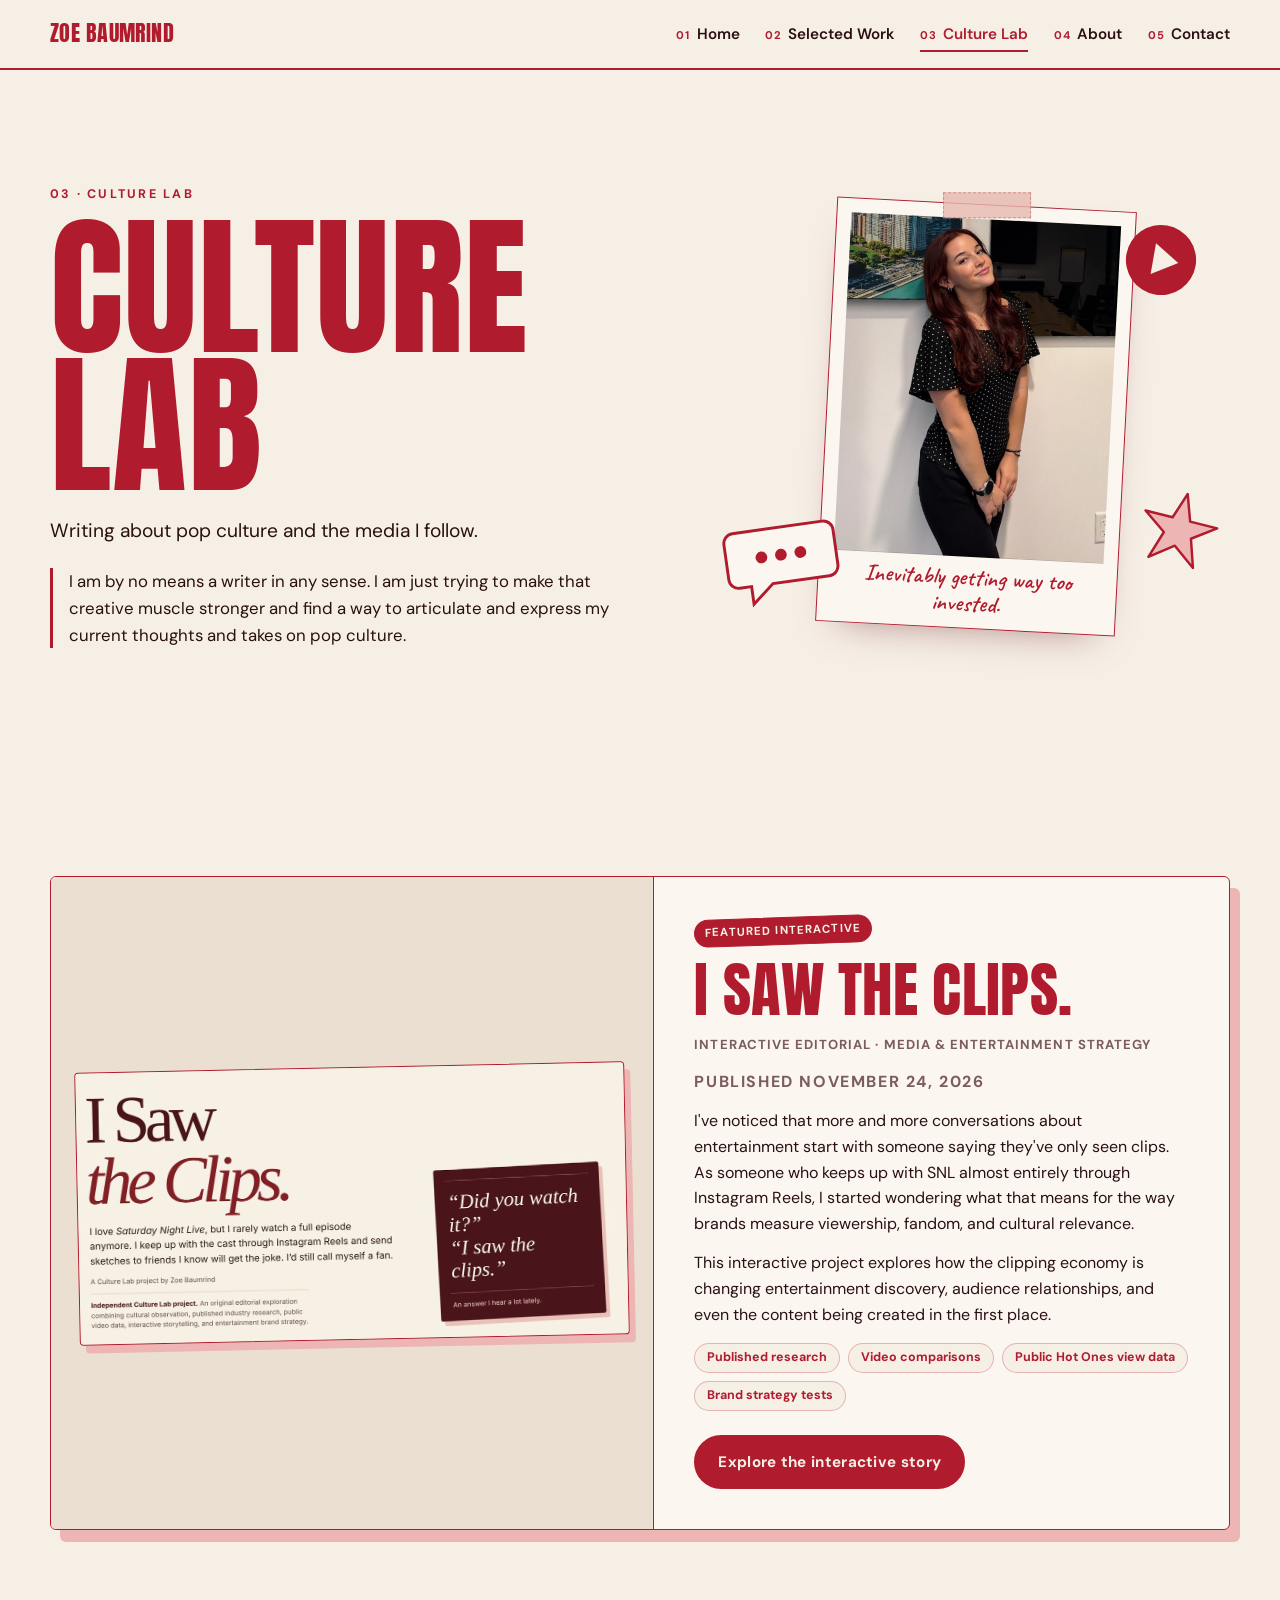
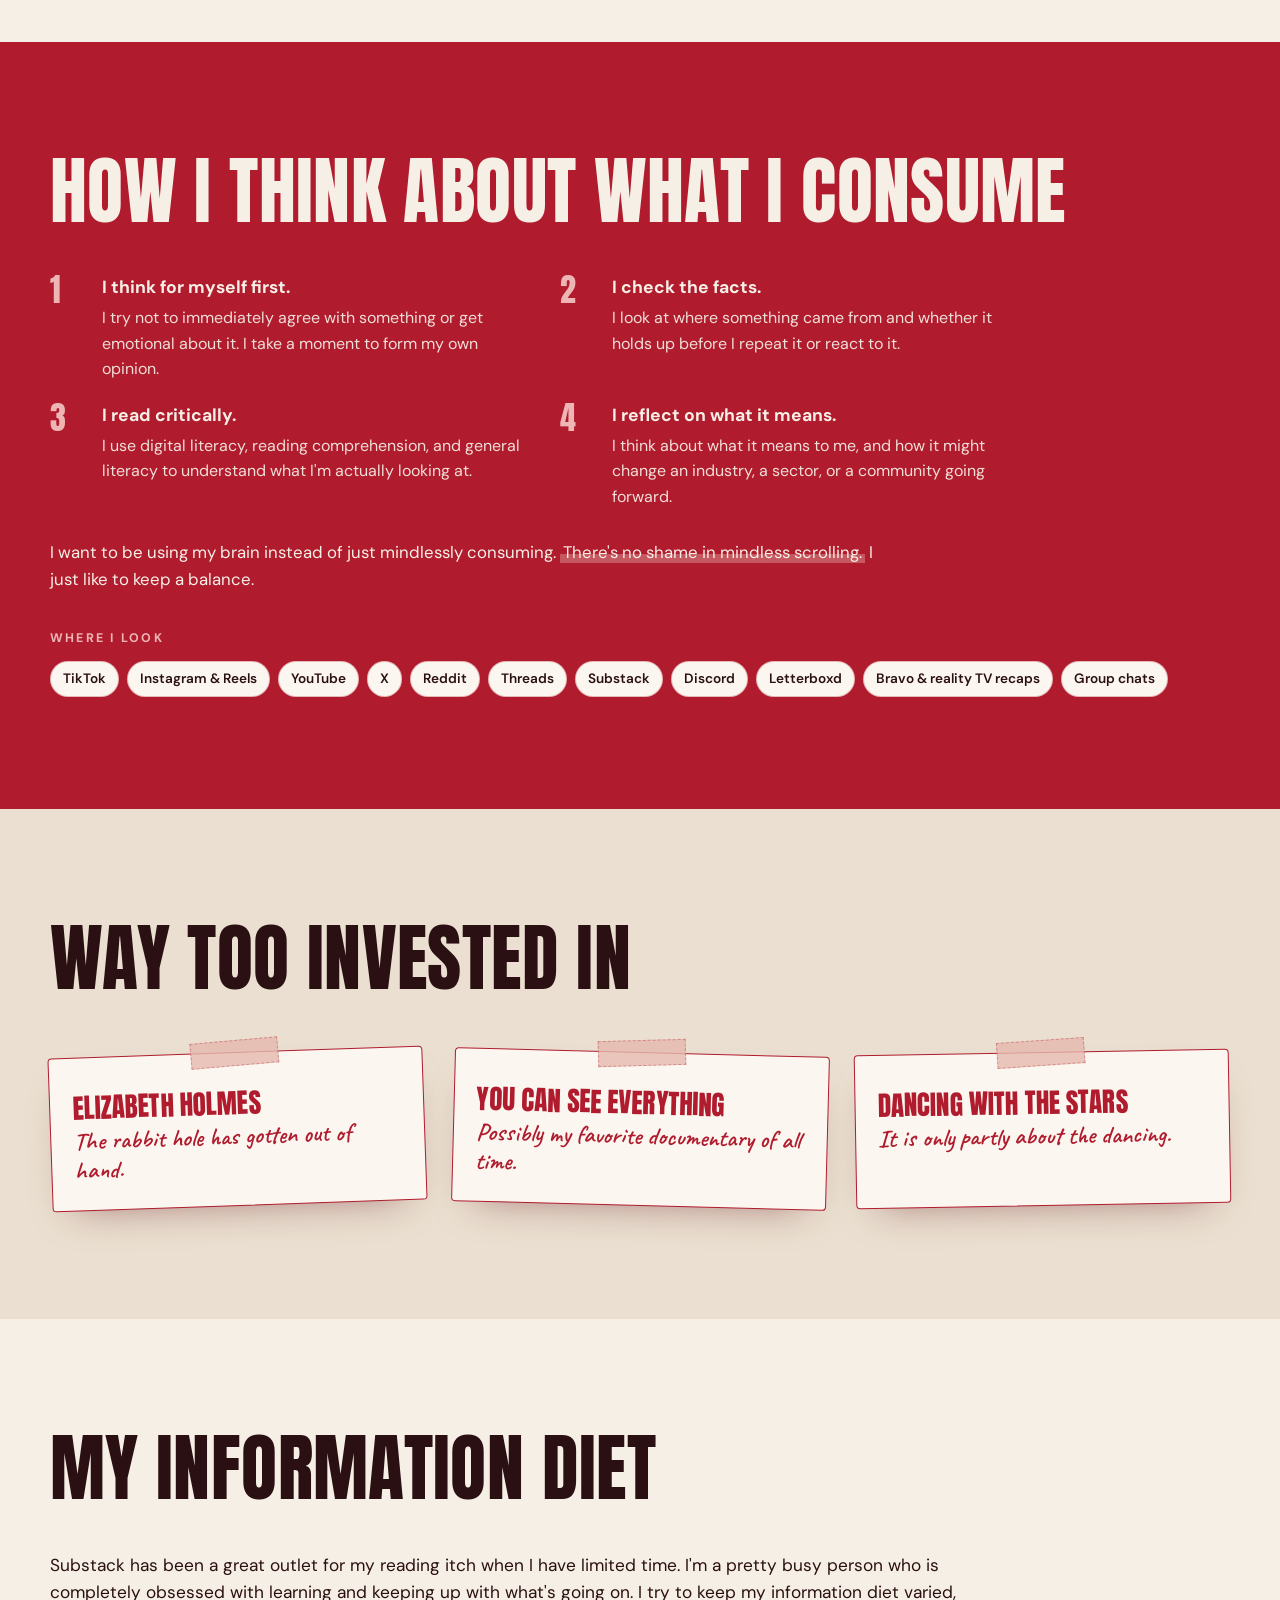
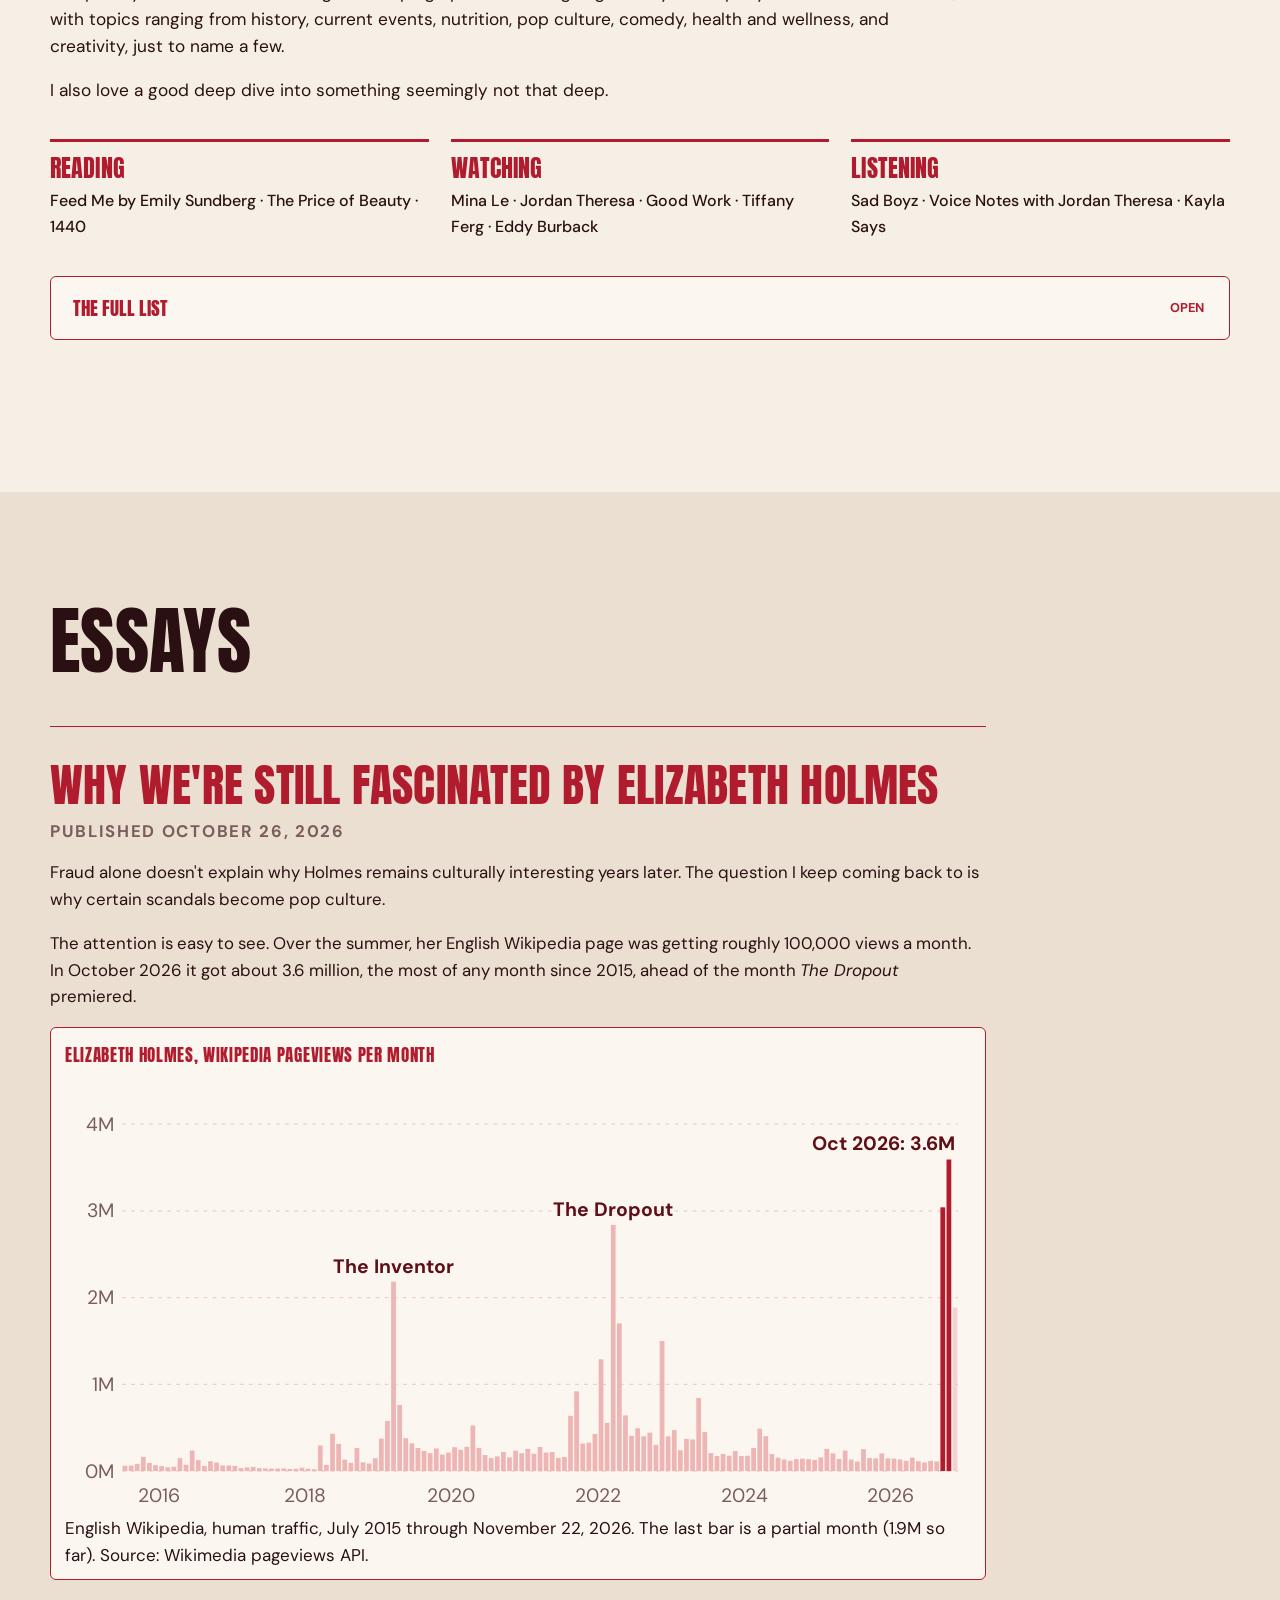
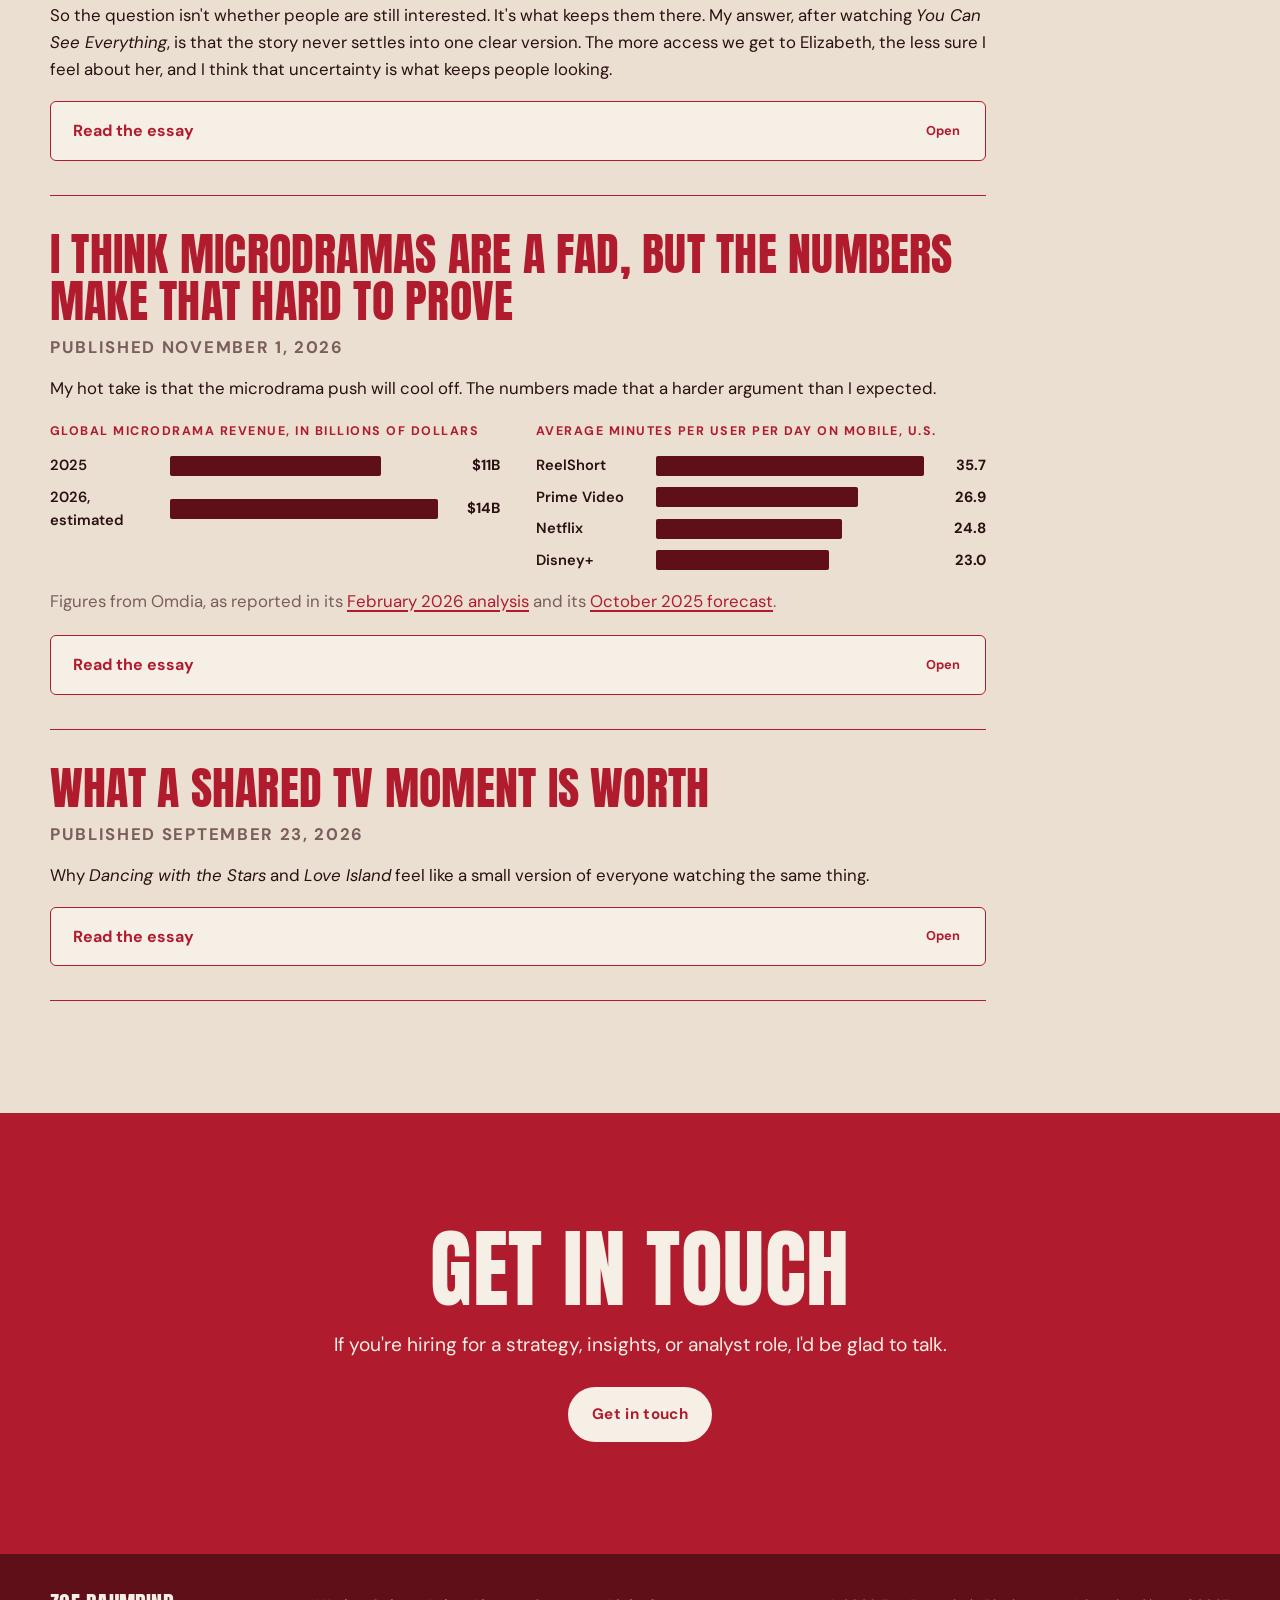
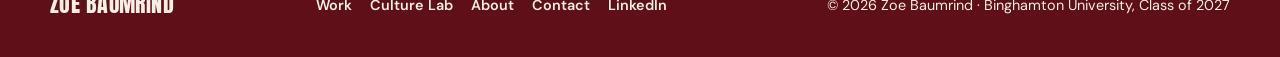
<file: culture-lab.html>
<!DOCTYPE html>
<html lang="en">
<head>
  <meta charset="utf-8">
  <meta name="viewport" content="width=device-width, initial-scale=1">
  <title>Culture Lab — Zoe Baumrind</title>
  <meta name="description" content="Essays on pop culture and the media Zoe Baumrind follows, plus what she reads, watches, and listens to.">
  <link rel="icon" href="data:image/svg+xml,%3Csvg xmlns='http://www.w3.org/2000/svg' viewBox='0 0 64 64'%3E%3Crect width='64' height='64' rx='8' fill='%23b01c2e'/%3E%3Ctext x='32' y='46' font-family='Impact,Arial Narrow,sans-serif' font-size='40' text-anchor='middle' fill='%23f6efe6'%3EZ%3C/text%3E%3C/svg%3E">
  <link rel="preconnect" href="https://fonts.googleapis.com">
  <link rel="preconnect" href="https://fonts.gstatic.com" crossorigin>
  <link href="https://fonts.googleapis.com/css2?family=Anton&family=DM+Sans:wght@400;500;600;700&family=Caveat:wght@600&family=Instrument+Serif:ital@1&display=swap" rel="stylesheet">
  <link rel="stylesheet" href="assets/css/style.css?v=2026112402324">
</head>
<body>

<header class="site-header">
  <div class="wrap">
    <a class="brand" href="index.html">Zoe Baumrind</a>
    <button class="nav-toggle" aria-expanded="false" aria-controls="site-nav">Menu</button>
    <nav class="site-nav" id="site-nav" aria-label="Primary">
      <ul>
        <li><a href="index.html"><span class="num">01</span> Home</a></li>
        <li><a href="work.html"><span class="num">02</span> Selected Work</a></li>
        <li><a href="culture-lab.html"><span class="num">03</span> Culture Lab</a></li>
        <li><a href="about.html"><span class="num">04</span> About</a></li>
        <li><a href="contact.html"><span class="num">05</span> Contact</a></li>
      </ul>
    </nav>
  </div>
</header>

<main>
  <!-- ============================ HERO ============================ -->
  <section class="lab-hero">
    <div class="wrap lab-hero-grid">
      <div>
        <p class="eyebrow">03 · Culture Lab</p>
        <h1 class="display">Culture<br>Lab</h1>
        <p class="lede">Writing about pop culture and the media I follow.</p>
        <p class="preface">I am by no means a writer in any sense. I am just trying to make that creative muscle stronger and find a way to articulate and express my current thoughts and takes on pop culture.</p>
      </div>
      <div class="collage">
<figure class="polaroid">
          <span class="tape" aria-hidden="true"></span>
          <img src="assets/img/zoe-2.jpg" alt="Zoe Baumrind tilting her head and smiling, wearing a black polka-dot top" width="800" height="1000">
          <figcaption class="scrawl">Inevitably getting way too invested.</figcaption>
        </figure>
        <svg class="sticker-svg s-play" width="78" height="78" viewBox="0 0 80 80" aria-hidden="true"><circle cx="40" cy="40" r="36" fill="#b01c2e"/><polygon points="32,24 32,56 58,40" fill="#f6efe6"/></svg>
        <svg class="sticker-svg s-bubble" width="118" height="83" viewBox="0 0 120 84" aria-hidden="true"><path d="M14 6h92a10 10 0 0 1 10 10v36a10 10 0 0 1-10 10H48L26 80V62H14A10 10 0 0 1 4 52V16A10 10 0 0 1 14 6z" fill="#fbf7f0" stroke="#b01c2e" stroke-width="3"/><circle cx="40" cy="34" r="6" fill="#b01c2e"/><circle cx="60" cy="34" r="6" fill="#b01c2e"/><circle cx="80" cy="34" r="6" fill="#b01c2e"/></svg>
        <svg class="sticker-svg s-star" width="82" height="82" viewBox="0 0 100 100" aria-hidden="true"><polygon points="50,6 61,38 95,38 67,58 78,92 50,71 22,92 33,58 5,38 39,38" fill="#eeb5b5" stroke="#b01c2e" stroke-width="3" stroke-linejoin="round"/></svg>
      </div>
    </div>
  </section>

  <!-- ============================ FEATURED INTERACTIVE ============================ -->
  <section class="section" id="featured">
    <div class="wrap">
      <article class="feature-card">
        <a class="feature-visual" href="i-saw-the-clips.html" tabindex="-1" aria-hidden="true">
          <img src="assets/img/i-saw-the-clips-preview.jpg" alt="" width="1200" height="593" loading="lazy">
        </a>
        <div class="feature-body">
          <span class="tag solid feature-label">Featured Interactive</span>
          <h2 class="display">I Saw the Clips.</h2>
          <p class="meta">Interactive editorial · Media &amp; entertainment strategy</p>
          <p class="pub-date" style="margin:0;">Published <time datetime="2026-11-24">November 24, 2026</time></p>
          <p>I've noticed that more and more conversations about entertainment start with someone saying they've only seen clips. As someone who keeps up with SNL almost entirely through Instagram Reels, I started wondering what that means for the way brands measure viewership, fandom, and cultural relevance.</p>
          <p>This interactive project explores how the clipping economy is changing entertainment discovery, audience relationships, and even the content being created in the first place.</p>
          <ul class="feature-facts" aria-label="What's inside">
            <li>Published research</li>
            <li>Video comparisons</li>
            <li>Public Hot Ones view data</li>
            <li>Brand strategy tests</li>
          </ul>
          <a class="btn" href="i-saw-the-clips.html">Explore the interactive story</a>
        </div>
      </article>
    </div>
  </section>

  <!-- ============================ METHOD ============================ -->
  <section class="section on-red">
    <div class="wrap">
      <div class="section-head">
        <h2 class="display">How I think about what I consume</h2>
      </div>
      <ol class="process">
        <li>
          <h3>I think for myself first.</h3>
          <p>I try not to immediately agree with something or get emotional about it. I take a moment to form my own opinion.</p>
        </li>
        <li>
          <h3>I check the facts.</h3>
          <p>I look at where something came from and whether it holds up before I repeat it or react to it.</p>
        </li>
        <li>
          <h3>I read critically.</h3>
          <p>I use digital literacy, reading comprehension, and general literacy to understand what I'm actually looking at.</p>
        </li>
        <li>
          <h3>I reflect on what it means.</h3>
          <p>I think about what it means to me, and how it might change an industry, a sector, or a community going forward.</p>
        </li>
      </ol>
      <p class="process-note">I want to be using my brain instead of just mindlessly consuming. <span class="mark">There's no shame in mindless scrolling.</span> I just like to keep a balance.</p>
      <div style="margin-top: 36px;">
        <p class="eyebrow" style="margin-bottom: 12px;">Where I look</p>
        <div class="chips" >
          <span>TikTok</span><span>Instagram &amp; Reels</span><span>YouTube</span><span>X</span><span>Reddit</span><span>Threads</span><span>Substack</span><span>Discord</span><span>Letterboxd</span><span>Bravo &amp; reality TV recaps</span><span>Group chats</span>
        </div>
      </div>
    </div>
  </section>

  <!-- ============================ WAY TOO INVESTED ============================ -->
  <section class="section on-cream-dark" id="invested">
    <div class="wrap">
      <div class="section-head">
        <h2 class="display">Way too invested in</h2>
      </div>
      <div class="invested-grid">
        <a class="note-card" href="#essay-holmes" style="--r:-2deg">
          <span class="tape" aria-hidden="true"></span>
          <h3 class="display">Elizabeth Holmes</h3>
          <p class="scrawl">The rabbit hole has gotten out of hand.</p>
        </a>
        <a class="note-card" href="#essay-holmes" style="--r:1.5deg">
          <span class="tape" aria-hidden="true"></span>
          <h3 class="display">You Can See Everything</h3>
          <p class="scrawl">Possibly my favorite documentary of all time.</p>
        </a>
        <a class="note-card" href="#essay-dwts" style="--r:-1deg">
          <span class="tape" aria-hidden="true"></span>
          <h3 class="display">Dancing with the Stars</h3>
          <p class="scrawl">It is only partly about the dancing.</p>
        </a>
      </div>
    </div>
  </section>

  <!-- ============================ INFORMATION DIET ============================ -->
  <section class="section" id="on-rotation">
    <div class="wrap">
      <div class="section-head">
        <h2 class="display">My information diet</h2>
      </div>

      <div class="lede diet-intro">
        <p>Substack has been a great outlet for my reading itch when I have limited time. I'm a pretty busy person who is completely obsessed with learning and keeping up with what's going on. I try to keep my information diet varied, with topics ranging from history, current events, nutrition, pop culture, comedy, health and wellness, and creativity, just to name a few.</p>
        <p>I also love a good deep dive into something seemingly not that deep.</p>
      </div>

      <div class="diet-grid">
        <div class="diet-col">
          <h3 class="display">Reading</h3>
          <p>Feed Me by Emily Sundberg · The Price of Beauty · 1440</p>
        </div>
        <div class="diet-col">
          <h3 class="display">Watching</h3>
          <p>Mina Le · Jordan Theresa · Good Work · Tiffany Ferg · Eddy Burback</p>
        </div>
        <div class="diet-col">
          <h3 class="display">Listening</h3>
          <p>Sad Boyz · Voice Notes with Jordan Theresa · Kayla Says</p>
        </div>
      </div>

      <details class="full-list">
        <summary><span>The full list</span><span class="toggle">Open</span></summary>
        <div class="rotation">
          <div class="rotation-col">
            <h3 class="display">Substacks</h3>
            <ul>
              <li><strong>Feed Me</strong><span class="why">Emily Sundberg</span></li>
              <li><strong>Your Brain on Money</strong></li>
              <li><strong>Cole Hastings</strong></li>
              <li><strong>Grocery Girl</strong></li>
              <li><strong>The Price of Beauty</strong></li>
              <li><strong>Plum Pits</strong></li>
            </ul>
          </div>
          <div class="rotation-col">
            <h3 class="display">Journalism &amp; news</h3>
            <ul>
              <li><strong>1440</strong></li>
              <li><strong>Spitfire News</strong><span class="why">Kat</span></li>
              <li><strong>The Washington Post</strong></li>
              <li><strong>AM Quickie</strong></li>
              <li><strong>Taylor Lorenz</strong></li>
              <li><strong>Steven Asarch</strong></li>
            </ul>
          </div>
          <div class="rotation-col">
            <h3 class="display">YouTube</h3>
            <ul>
              <li><strong>Mina Le</strong></li>
              <li><strong>Jordan Theresa</strong></li>
              <li><strong>Cole Hastings</strong></li>
              <li><strong>Matt Bernstein</strong></li>
              <li><strong>Keltie O'Connor</strong></li>
              <li><strong>Elle Literacy</strong></li>
              <li><strong>Good Work</strong></li>
              <li><strong>Kurtis Conner</strong></li>
              <li><strong>Shanspeare</strong></li>
              <li><strong>Tiffany Ferg</strong></li>
              <li><strong>Girl on Film</strong></li>
              <li><strong>Eddy Burback</strong></li>
            </ul>
          </div>
          <div class="rotation-col">
            <h3 class="display">Podcasts</h3>
            <ul>
              <li><strong>Sad Boyz</strong></li>
              <li><strong>Voice Notes with Jordan Theresa</strong></li>
              <li><strong>Kayla Says</strong></li>
            </ul>
          </div>
          <div class="rotation-col">
            <h3 class="display">Shows</h3>
            <ul>
              <li><strong>Adults</strong></li>
              <li><strong>The Office</strong></li>
              <li><strong>The Boys</strong></li>
              <li><strong>Next Gen NYC</strong></li>
              <li><strong>The Real Housewives of Salt Lake City</strong></li>
              <li><strong>Dancing with the Stars</strong></li>
            </ul>
          </div>
          <div class="rotation-col">
            <h3 class="display">Movies</h3>
            <ul>
              <li><strong>Project Hail Mary</strong></li>
              <li><strong>The Matrix</strong></li>
              <li><strong>Star Wars</strong></li>
              <li><strong>Obsession</strong></li>
              <li><strong>The Interview</strong></li>
              <li><strong>Gone Girl</strong></li>
              <li><strong>Fight Club</strong></li>
              <li><strong>You Can See Everything</strong><span class="why">Possibly my favorite documentary of all time. My take is in the Current rabbit hole below.</span></li>
              <li><strong>Up next:</strong><span class="why">Primetime with Robert Pattinson.</span></li>
            </ul>
          </div>
        </div>
      </details>

      
    </div>
  </section>

  <!-- ============================ ESSAYS ============================ -->
  <section class="section on-cream-dark" id="essays">
    <div class="wrap">
      <div class="section-head">
        <h2 class="display">Essays</h2>
      </div>

      <article class="essay-entry" id="essay-holmes">
        <h3 class="display">Why we're still fascinated by Elizabeth Holmes</h3>
        <p class="pub-date">Published <time datetime="2026-10-26">October 26, 2026</time></p>
        <p>Fraud alone doesn't explain why Holmes remains culturally interesting years later. The question I keep coming back to is why certain scandals become pop culture.</p>
        <p>The attention is easy to see. Over the summer, her English Wikipedia page was getting roughly 100,000 views a month. In October 2026 it got about 3.6 million, the most of any month since 2015, ahead of the month <em>The Dropout</em> premiered.</p>
        <figure class="chart">
              <figcaption class="chart-title">Elizabeth Holmes, Wikipedia pageviews per month</figcaption>
<svg viewBox="0 0 700 340" role="img" aria-labelledby="hc-t hc-d" xmlns="http://www.w3.org/2000/svg">
<title id="hc-t">Monthly Wikipedia pageviews for Elizabeth Holmes, 2015 to 2026</title>
<desc id="hc-d">Bar chart. Views peak at 2.2 million in March 2019, 2.8 million in March 2022, then 3.0 million in September 2026 and 3.6 million in October 2026, the highest month on record. November 2026 is a partial month.</desc>
<line x1="44" x2="690" y1="306.0" y2="306.0" stroke="#b01c2e" stroke-opacity=".18" stroke-dasharray="3 4"/>
<text x="38" y="311.0" text-anchor="end" font-size="15" fill="#7b5d5d">0M</text>
<line x1="44" x2="690" y1="239.0" y2="239.0" stroke="#b01c2e" stroke-opacity=".18" stroke-dasharray="3 4"/>
<text x="38" y="244.0" text-anchor="end" font-size="15" fill="#7b5d5d">1M</text>
<line x1="44" x2="690" y1="172.0" y2="172.0" stroke="#b01c2e" stroke-opacity=".18" stroke-dasharray="3 4"/>
<text x="38" y="177.0" text-anchor="end" font-size="15" fill="#7b5d5d">2M</text>
<line x1="44" x2="690" y1="105.0" y2="105.0" stroke="#b01c2e" stroke-opacity=".18" stroke-dasharray="3 4"/>
<text x="38" y="110.0" text-anchor="end" font-size="15" fill="#7b5d5d">3M</text>
<line x1="44" x2="690" y1="38.0" y2="38.0" stroke="#b01c2e" stroke-opacity=".18" stroke-dasharray="3 4"/>
<text x="38" y="43.0" text-anchor="end" font-size="15" fill="#7b5d5d">4M</text>
<rect x="44.52" y="301.93" width="3.68" height="4.07" fill="#eeb5b5"><title>2015-07: 60,718 views</title></rect>
<rect x="49.23" y="301.75" width="3.68" height="4.25" fill="#eeb5b5"><title>2015-08: 63,368 views</title></rect>
<rect x="53.95" y="300.41" width="3.68" height="5.59" fill="#eeb5b5"><title>2015-09: 83,454 views</title></rect>
<rect x="58.66" y="295.00" width="3.68" height="11.00" fill="#eeb5b5"><title>2015-10: 164,165 views</title></rect>
<rect x="63.38" y="299.82" width="3.68" height="6.18" fill="#eeb5b5"><title>2015-11: 92,292 views</title></rect>
<rect x="68.10" y="301.42" width="3.68" height="4.58" fill="#eeb5b5"><title>2015-12: 68,399 views</title></rect>
<rect x="72.81" y="302.23" width="3.68" height="3.77" fill="#eeb5b5"><title>2016-01: 56,304 views</title></rect>
<rect x="77.53" y="303.04" width="3.68" height="2.96" fill="#eeb5b5"><title>2016-02: 44,161 views</title></rect>
<rect x="82.24" y="302.71" width="3.68" height="3.29" fill="#eeb5b5"><title>2016-03: 49,058 views</title></rect>
<rect x="86.96" y="296.02" width="3.68" height="9.98" fill="#eeb5b5"><title>2016-04: 149,017 views</title></rect>
<rect x="91.67" y="301.13" width="3.68" height="4.87" fill="#eeb5b5"><title>2016-05: 72,697 views</title></rect>
<rect x="96.39" y="290.11" width="3.68" height="15.89" fill="#eeb5b5"><title>2016-06: 237,204 views</title></rect>
<rect x="101.10" y="297.58" width="3.68" height="8.42" fill="#eeb5b5"><title>2016-07: 125,657 views</title></rect>
<rect x="105.82" y="302.07" width="3.68" height="3.93" fill="#eeb5b5"><title>2016-08: 58,627 views</title></rect>
<rect x="110.53" y="298.48" width="3.68" height="7.52" fill="#eeb5b5"><title>2016-09: 112,210 views</title></rect>
<rect x="115.25" y="299.43" width="3.68" height="6.57" fill="#eeb5b5"><title>2016-10: 98,043 views</title></rect>
<rect x="119.96" y="301.74" width="3.68" height="4.26" fill="#eeb5b5"><title>2016-11: 63,589 views</title></rect>
<rect x="124.68" y="301.70" width="3.68" height="4.30" fill="#eeb5b5"><title>2016-12: 64,171 views</title></rect>
<rect x="129.39" y="302.02" width="3.68" height="3.98" fill="#eeb5b5"><title>2017-01: 59,386 views</title></rect>
<rect x="134.11" y="303.74" width="3.68" height="2.26" fill="#eeb5b5"><title>2017-02: 33,777 views</title></rect>
<rect x="138.83" y="303.21" width="3.68" height="2.79" fill="#eeb5b5"><title>2017-03: 41,606 views</title></rect>
<rect x="143.54" y="302.81" width="3.68" height="3.19" fill="#eeb5b5"><title>2017-04: 47,552 views</title></rect>
<rect x="148.26" y="303.79" width="3.68" height="2.21" fill="#eeb5b5"><title>2017-05: 32,992 views</title></rect>
<rect x="152.97" y="303.95" width="3.68" height="2.05" fill="#eeb5b5"><title>2017-06: 30,596 views</title></rect>
<rect x="157.69" y="304.07" width="3.68" height="1.93" fill="#eeb5b5"><title>2017-07: 28,819 views</title></rect>
<rect x="162.40" y="304.09" width="3.68" height="1.91" fill="#eeb5b5"><title>2017-08: 28,570 views</title></rect>
<rect x="167.12" y="303.95" width="3.68" height="2.05" fill="#eeb5b5"><title>2017-09: 30,652 views</title></rect>
<rect x="171.83" y="304.39" width="3.68" height="1.61" fill="#eeb5b5"><title>2017-10: 24,103 views</title></rect>
<rect x="176.55" y="304.28" width="3.68" height="1.72" fill="#eeb5b5"><title>2017-11: 25,679 views</title></rect>
<rect x="181.26" y="303.39" width="3.68" height="2.61" fill="#eeb5b5"><title>2017-12: 38,944 views</title></rect>
<rect x="185.98" y="304.20" width="3.68" height="1.80" fill="#eeb5b5"><title>2018-01: 26,923 views</title></rect>
<rect x="190.69" y="304.63" width="3.68" height="1.37" fill="#eeb5b5"><title>2018-02: 20,444 views</title></rect>
<rect x="195.41" y="286.25" width="3.68" height="19.75" fill="#eeb5b5"><title>2018-03: 294,718 views</title></rect>
<rect x="200.12" y="301.27" width="3.68" height="4.73" fill="#eeb5b5"><title>2018-04: 70,648 views</title></rect>
<rect x="204.84" y="277.20" width="3.68" height="28.80" fill="#eeb5b5"><title>2018-05: 429,896 views</title></rect>
<rect x="209.56" y="285.00" width="3.68" height="21.00" fill="#eeb5b5"><title>2018-06: 313,424 views</title></rect>
<rect x="214.27" y="297.21" width="3.68" height="8.79" fill="#eeb5b5"><title>2018-07: 131,184 views</title></rect>
<rect x="218.99" y="299.64" width="3.68" height="6.36" fill="#eeb5b5"><title>2018-08: 94,995 views</title></rect>
<rect x="223.70" y="288.18" width="3.68" height="17.82" fill="#eeb5b5"><title>2018-09: 265,898 views</title></rect>
<rect x="228.42" y="299.26" width="3.68" height="6.74" fill="#eeb5b5"><title>2018-10: 100,599 views</title></rect>
<rect x="233.13" y="300.19" width="3.68" height="5.81" fill="#eeb5b5"><title>2018-11: 86,665 views</title></rect>
<rect x="237.85" y="296.12" width="3.68" height="9.88" fill="#eeb5b5"><title>2018-12: 147,438 views</title></rect>
<rect x="242.56" y="280.91" width="3.68" height="25.09" fill="#eeb5b5"><title>2019-01: 374,523 views</title></rect>
<rect x="247.28" y="267.28" width="3.68" height="38.72" fill="#eeb5b5"><title>2019-02: 577,909 views</title></rect>
<rect x="251.99" y="159.69" width="3.68" height="146.31" fill="#eeb5b5"><title>2019-03: 2,183,804 views</title></rect>
<rect x="256.71" y="254.88" width="3.68" height="51.12" fill="#eeb5b5"><title>2019-04: 763,011 views</title></rect>
<rect x="261.42" y="280.65" width="3.68" height="25.35" fill="#eeb5b5"><title>2019-05: 378,368 views</title></rect>
<rect x="266.14" y="284.54" width="3.68" height="21.46" fill="#eeb5b5"><title>2019-06: 320,263 views</title></rect>
<rect x="270.85" y="288.21" width="3.68" height="17.79" fill="#eeb5b5"><title>2019-07: 265,581 views</title></rect>
<rect x="275.57" y="290.46" width="3.68" height="15.54" fill="#eeb5b5"><title>2019-08: 231,876 views</title></rect>
<rect x="280.29" y="292.17" width="3.68" height="13.83" fill="#eeb5b5"><title>2019-09: 206,438 views</title></rect>
<rect x="285.00" y="288.54" width="3.68" height="17.46" fill="#eeb5b5"><title>2019-10: 260,611 views</title></rect>
<rect x="289.72" y="293.26" width="3.68" height="12.74" fill="#eeb5b5"><title>2019-11: 190,145 views</title></rect>
<rect x="294.43" y="291.72" width="3.68" height="14.28" fill="#eeb5b5"><title>2019-12: 213,169 views</title></rect>
<rect x="299.15" y="287.58" width="3.68" height="18.42" fill="#eeb5b5"><title>2020-01: 274,968 views</title></rect>
<rect x="303.86" y="289.55" width="3.68" height="16.45" fill="#eeb5b5"><title>2020-02: 245,527 views</title></rect>
<rect x="308.58" y="287.27" width="3.68" height="18.73" fill="#eeb5b5"><title>2020-03: 279,548 views</title></rect>
<rect x="313.29" y="270.75" width="3.68" height="35.25" fill="#eeb5b5"><title>2020-04: 526,079 views</title></rect>
<rect x="318.01" y="288.10" width="3.68" height="17.90" fill="#eeb5b5"><title>2020-05: 267,147 views</title></rect>
<rect x="322.72" y="293.59" width="3.68" height="12.41" fill="#eeb5b5"><title>2020-06: 185,298 views</title></rect>
<rect x="327.44" y="296.00" width="3.68" height="10.00" fill="#eeb5b5"><title>2020-07: 149,219 views</title></rect>
<rect x="332.15" y="294.67" width="3.68" height="11.33" fill="#eeb5b5"><title>2020-08: 169,111 views</title></rect>
<rect x="336.87" y="291.22" width="3.68" height="14.78" fill="#eeb5b5"><title>2020-09: 220,565 views</title></rect>
<rect x="341.58" y="295.44" width="3.68" height="10.56" fill="#eeb5b5"><title>2020-10: 157,635 views</title></rect>
<rect x="346.30" y="290.27" width="3.68" height="15.73" fill="#eeb5b5"><title>2020-11: 234,713 views</title></rect>
<rect x="351.02" y="292.24" width="3.68" height="13.76" fill="#eeb5b5"><title>2020-12: 205,312 views</title></rect>
<rect x="355.73" y="288.85" width="3.68" height="17.15" fill="#eeb5b5"><title>2021-01: 255,991 views</title></rect>
<rect x="360.45" y="292.61" width="3.68" height="13.39" fill="#eeb5b5"><title>2021-02: 199,924 views</title></rect>
<rect x="365.16" y="287.38" width="3.68" height="18.62" fill="#eeb5b5"><title>2021-03: 277,861 views</title></rect>
<rect x="369.88" y="291.72" width="3.68" height="14.28" fill="#eeb5b5"><title>2021-04: 213,188 views</title></rect>
<rect x="374.59" y="291.35" width="3.68" height="14.65" fill="#eeb5b5"><title>2021-05: 218,659 views</title></rect>
<rect x="379.31" y="295.79" width="3.68" height="10.21" fill="#eeb5b5"><title>2021-06: 152,421 views</title></rect>
<rect x="384.02" y="295.19" width="3.68" height="10.81" fill="#eeb5b5"><title>2021-07: 161,345 views</title></rect>
<rect x="388.74" y="263.33" width="3.68" height="42.67" fill="#eeb5b5"><title>2021-08: 636,816 views</title></rect>
<rect x="393.45" y="244.42" width="3.68" height="61.58" fill="#eeb5b5"><title>2021-09: 919,089 views</title></rect>
<rect x="398.17" y="284.76" width="3.68" height="21.24" fill="#eeb5b5"><title>2021-10: 316,992 views</title></rect>
<rect x="402.88" y="284.03" width="3.68" height="21.97" fill="#eeb5b5"><title>2021-11: 327,906 views</title></rect>
<rect x="407.60" y="277.37" width="3.68" height="28.63" fill="#eeb5b5"><title>2021-12: 427,335 views</title></rect>
<rect x="412.31" y="219.69" width="3.68" height="86.31" fill="#eeb5b5"><title>2022-01: 1,288,185 views</title></rect>
<rect x="417.03" y="268.71" width="3.68" height="37.29" fill="#eeb5b5"><title>2022-02: 556,509 views</title></rect>
<rect x="421.74" y="115.75" width="3.68" height="190.25" fill="#eeb5b5"><title>2022-03: 2,839,603 views</title></rect>
<rect x="426.46" y="191.96" width="3.68" height="114.04" fill="#eeb5b5"><title>2022-04: 1,702,015 views</title></rect>
<rect x="431.18" y="263.02" width="3.68" height="42.98" fill="#eeb5b5"><title>2022-05: 641,483 views</title></rect>
<rect x="435.89" y="278.76" width="3.68" height="27.24" fill="#eeb5b5"><title>2022-06: 406,497 views</title></rect>
<rect x="440.61" y="272.96" width="3.68" height="33.04" fill="#eeb5b5"><title>2022-07: 493,163 views</title></rect>
<rect x="445.32" y="279.13" width="3.68" height="26.87" fill="#eeb5b5"><title>2022-08: 401,096 views</title></rect>
<rect x="450.04" y="276.28" width="3.68" height="29.72" fill="#eeb5b5"><title>2022-09: 443,521 views</title></rect>
<rect x="454.75" y="285.78" width="3.68" height="20.22" fill="#eeb5b5"><title>2022-10: 301,723 views</title></rect>
<rect x="459.47" y="205.52" width="3.68" height="100.48" fill="#eeb5b5"><title>2022-11: 1,499,717 views</title></rect>
<rect x="464.18" y="279.26" width="3.68" height="26.74" fill="#eeb5b5"><title>2022-12: 399,137 views</title></rect>
<rect x="468.90" y="274.35" width="3.68" height="31.65" fill="#eeb5b5"><title>2023-01: 472,367 views</title></rect>
<rect x="473.61" y="289.92" width="3.68" height="16.08" fill="#eeb5b5"><title>2023-02: 239,954 views</title></rect>
<rect x="478.33" y="281.21" width="3.68" height="24.79" fill="#eeb5b5"><title>2023-03: 370,066 views</title></rect>
<rect x="483.04" y="281.61" width="3.68" height="24.39" fill="#eeb5b5"><title>2023-04: 364,009 views</title></rect>
<rect x="487.76" y="249.48" width="3.68" height="56.52" fill="#eeb5b5"><title>2023-05: 843,592 views</title></rect>
<rect x="492.47" y="275.79" width="3.68" height="30.21" fill="#eeb5b5"><title>2023-06: 450,910 views</title></rect>
<rect x="497.19" y="292.05" width="3.68" height="13.95" fill="#eeb5b5"><title>2023-07: 208,150 views</title></rect>
<rect x="501.91" y="294.42" width="3.68" height="11.58" fill="#eeb5b5"><title>2023-08: 172,787 views</title></rect>
<rect x="506.62" y="292.82" width="3.68" height="13.18" fill="#eeb5b5"><title>2023-09: 196,653 views</title></rect>
<rect x="511.34" y="294.19" width="3.68" height="11.81" fill="#eeb5b5"><title>2023-10: 176,314 views</title></rect>
<rect x="516.05" y="290.57" width="3.68" height="15.43" fill="#eeb5b5"><title>2023-11: 230,355 views</title></rect>
<rect x="520.77" y="294.40" width="3.68" height="11.60" fill="#eeb5b5"><title>2023-12: 173,197 views</title></rect>
<rect x="525.48" y="294.17" width="3.68" height="11.83" fill="#eeb5b5"><title>2024-01: 176,509 views</title></rect>
<rect x="530.20" y="288.17" width="3.68" height="17.83" fill="#eeb5b5"><title>2024-02: 266,065 views</title></rect>
<rect x="534.91" y="273.26" width="3.68" height="32.74" fill="#eeb5b5"><title>2024-03: 488,725 views</title></rect>
<rect x="539.63" y="279.06" width="3.68" height="26.94" fill="#eeb5b5"><title>2024-04: 402,066 views</title></rect>
<rect x="544.34" y="292.82" width="3.68" height="13.18" fill="#eeb5b5"><title>2024-05: 196,713 views</title></rect>
<rect x="549.06" y="295.65" width="3.68" height="10.35" fill="#eeb5b5"><title>2024-06: 154,448 views</title></rect>
<rect x="553.77" y="297.12" width="3.68" height="8.88" fill="#eeb5b5"><title>2024-07: 132,575 views</title></rect>
<rect x="558.49" y="298.05" width="3.68" height="7.95" fill="#eeb5b5"><title>2024-08: 118,706 views</title></rect>
<rect x="563.20" y="296.77" width="3.68" height="9.23" fill="#eeb5b5"><title>2024-09: 137,798 views</title></rect>
<rect x="567.92" y="296.46" width="3.68" height="9.54" fill="#eeb5b5"><title>2024-10: 142,426 views</title></rect>
<rect x="572.64" y="296.82" width="3.68" height="9.18" fill="#eeb5b5"><title>2024-11: 136,998 views</title></rect>
<rect x="577.35" y="297.39" width="3.68" height="8.61" fill="#eeb5b5"><title>2024-12: 128,461 views</title></rect>
<rect x="582.07" y="295.49" width="3.68" height="10.51" fill="#eeb5b5"><title>2025-01: 156,919 views</title></rect>
<rect x="586.78" y="288.87" width="3.68" height="17.13" fill="#eeb5b5"><title>2025-02: 255,650 views</title></rect>
<rect x="591.50" y="292.35" width="3.68" height="13.65" fill="#eeb5b5"><title>2025-03: 203,685 views</title></rect>
<rect x="596.21" y="296.66" width="3.68" height="9.34" fill="#eeb5b5"><title>2025-04: 139,437 views</title></rect>
<rect x="600.93" y="290.14" width="3.68" height="15.86" fill="#eeb5b5"><title>2025-05: 236,714 views</title></rect>
<rect x="605.64" y="297.07" width="3.68" height="8.93" fill="#eeb5b5"><title>2025-06: 133,306 views</title></rect>
<rect x="610.36" y="298.61" width="3.68" height="7.39" fill="#eeb5b5"><title>2025-07: 110,231 views</title></rect>
<rect x="615.07" y="289.09" width="3.68" height="16.91" fill="#eeb5b5"><title>2025-08: 252,396 views</title></rect>
<rect x="619.79" y="295.96" width="3.68" height="10.04" fill="#eeb5b5"><title>2025-09: 149,861 views</title></rect>
<rect x="624.50" y="296.22" width="3.68" height="9.78" fill="#eeb5b5"><title>2025-10: 145,911 views</title></rect>
<rect x="629.22" y="292.41" width="3.68" height="13.59" fill="#eeb5b5"><title>2025-11: 202,866 views</title></rect>
<rect x="633.93" y="296.18" width="3.68" height="9.82" fill="#eeb5b5"><title>2025-12: 146,553 views</title></rect>
<rect x="638.65" y="296.38" width="3.68" height="9.62" fill="#eeb5b5"><title>2026-01: 143,651 views</title></rect>
<rect x="643.37" y="297.04" width="3.68" height="8.96" fill="#eeb5b5"><title>2026-02: 133,659 views</title></rect>
<rect x="648.08" y="298.10" width="3.68" height="7.90" fill="#eeb5b5"><title>2026-03: 117,859 views</title></rect>
<rect x="652.80" y="295.59" width="3.68" height="10.41" fill="#eeb5b5"><title>2026-04: 155,422 views</title></rect>
<rect x="657.51" y="298.40" width="3.68" height="7.60" fill="#eeb5b5"><title>2026-05: 113,462 views</title></rect>
<rect x="662.23" y="299.39" width="3.68" height="6.61" fill="#eeb5b5"><title>2026-06: 98,711 views</title></rect>
<rect x="666.94" y="298.09" width="3.68" height="7.91" fill="#eeb5b5"><title>2026-07: 118,116 views</title></rect>
<rect x="671.66" y="298.58" width="3.68" height="7.42" fill="#eeb5b5"><title>2026-08: 110,794 views</title></rect>
<rect x="676.37" y="102.24" width="3.68" height="203.76" fill="#b01c2e"><title>2026-09: 3,041,125 views</title></rect>
<rect x="681.09" y="65.30" width="3.68" height="240.70" fill="#b01c2e"><title>2026-10: 3,592,514 views</title></rect>
<rect x="685.80" y="179.67" width="3.68" height="126.33" fill="#eeb5b5" fill-opacity=".55"><title>2026-11: 1,885,493 views</title></rect>
<text x="72.3" y="330" font-size="15" fill="#7b5d5d" text-anchor="middle">2016</text>
<text x="185.5" y="330" font-size="15" fill="#7b5d5d" text-anchor="middle">2018</text>
<text x="298.6" y="330" font-size="15" fill="#7b5d5d" text-anchor="middle">2020</text>
<text x="411.8" y="330" font-size="15" fill="#7b5d5d" text-anchor="middle">2022</text>
<text x="525.0" y="330" font-size="15" fill="#7b5d5d" text-anchor="middle">2024</text>
<text x="638.1" y="330" font-size="15" fill="#7b5d5d" text-anchor="middle">2026</text>
<text x="253.8" y="152.7" font-size="15" font-weight="700" fill="#5e0f18" text-anchor="middle">The Inventor</text>
<text x="423.6" y="108.7" font-size="15" font-weight="700" fill="#5e0f18" text-anchor="middle">The Dropout</text>
<text x="687.6" y="58.3" font-size="15" font-weight="700" fill="#5e0f18" text-anchor="end">Oct 2026: 3.6M</text>
</svg>
              <p class="chart-note">English Wikipedia, human traffic, July 2015 through November 22, 2026. The last bar is a partial month (1.9M so far). Source: Wikimedia pageviews API.</p>
            </figure>
        <p>So the question isn't whether people are still interested. It's what keeps them there. My answer, after watching <em>You Can See Everything</em>, is that the story never settles into one clear version. The more access we get to Elizabeth, the less sure I feel about her, and I think that uncertainty is what keeps people looking.</p>
        <details class="full-list essay-more">
          <summary><span>Read the essay</span><span class="toggle">Open</span></summary>
          <div class="essay-body">
            <p>Elizabeth Holmes was already in my Culture Lab before I knew there was going to be a movie about her. My roommates and I had started watching <em>The Dropout</em>, and I got pulled right back into the Theranos story. I knew the broad facts, but this time I got more interested in Holmes herself, and in why people are still so fascinated by her years later. When <em>You Can See Everything</em> came out, I knew what she had done and almost nothing about the film. I had no idea who Billy was or where it was going. It might be one of the best documentaries I have ever seen, and going in blind is a big part of why.</p>

            <p class="mini-label">Nathan has more power than he looks like he does</p>
            <p>At first it is tempting to see Nathan as the observer who is slowly getting manipulated by Elizabeth, and I do not think that holds up. Nathan is extremely calculated. He knows how to make people uncomfortable, how to use awkwardness to get information, and how to set up situations where people say more than they meant to. Elizabeth, Billy, and Nathan are all trying to control the room in different ways, each for their own reasons. There is no one standing outside of it with total objectivity, and that is a big part of what makes the film so psychologically interesting.</p>

            <p class="mini-label">Two versions of Elizabeth</p>
            <p>What I could not stop watching was Elizabeth moving between two completely different versions of herself. The Elizabeth I knew was built around authority: the young genius founder, the deep voice, the black turtleneck, the woman who was going to change healthcare. In this film she often does the opposite. She is vulnerable, confused, misunderstood, in need of protection. Then in the next scene she is clearly the smartest person in the room again. That contrast felt very deliberate.</p>
            <p>Everyone around her seems to want to take care of her, like she is a wounded baby bird they are supposed to fix, which is such a strange contrast with the image she spent years building. And yes, not to be painfully Gen Z about it, but the dichotomy is fascinating. It shows up in how she talks about money, too. She can say she does not care about it while lining herself up with people who very clearly do. Billy matters here because next to him she looks comparatively calm and sympathetic. I cannot tell if she knows that and uses it or if it is just the dynamic between them, but it changes how I read her either way.</p>

            <p class="mini-label">More access, less understanding</p>
            <p>The film also leaves out the medicine, the money, and the specifics of how any of it worked. It is mostly conversations between people, which made it more psychologically investing than a breakdown of the fraud. The marketing made a similar choice: from what I saw, there was a deliberate push to avoid advertising or even mentioning Amanda Seyfried, so she arrived as a surprise.</p>
            <p>What stuck with me most is what happens to Nathan's objectivity. At the beginning he is clearly trying to set boundaries and avoid bias. By the end that thought has almost disappeared from his head, until Amanda brings it up. As an outsider, she pulls him out of the trance he is in, not because she has the full truth but because she has enough distance to see how much his perspective has shifted. That is also why the title works so well. The film gives Nathan, and us, enormous access to Elizabeth, and by the end I did not understand her any better. If anything I felt less certain.</p>
            <p>A Substack essay I read after the movie described the extreme close-ups as standing too close to a mural. You can see every tiny detail, but you lose the larger image. That describes what I think the documentary is doing: Nathan sees more and more of Elizabeth, and that closeness becomes its own blind spot.</p>

            <p class="mini-label">Who gets to tell the story</p>
            <p>It also connects to the ethics of journalism, which I have been getting more interested in. Access is necessary, since people have to trust you enough to open up, but the closeness that gets you access can make it harder to stay objective. That is why I keep thinking about <em>Primetime</em>, which to me is a great example of what not to do as a reporter: using the trust people give you because you are a reporter for your own advantage. One risk is getting too close to the subject and the other is exploiting the trust itself, but both come down to how much power the person telling the story has.</p>

            <p class="mini-label">Why it keeps pulling people in</p>
            <p>I love stories that get more complicated the deeper you go, and this one never settles into a good guy and a bad guy. Elizabeth did terrible things, but nobody around her is simple either. Billy ends up mattering far more than I expected, Nathan becomes part of the story himself, and the filmmakers end up inside it. Most real situations cannot be tied up in a pretty bow, even though our brains would prefer it. I do not think the film explains her, and I do not think that is a flaw. I could probably watch a documentary about the making of this documentary, which means the rabbit hole has gotten out of hand.</p>
            <p>Two of my favorite think pieces on the movie were <a href="https://www.youtube.com/watch?v=04d19DSxVH0&amp;t=1943s" target="_blank" rel="noopener">Nicky Reardon’s YouTube video</a> and <a href="https://cocomocoe.substack.com/p/your-friend-who-took-one-film-studies" target="_blank" rel="noopener">Coco Mocoe’s Substack article</a>. Both helped me think a lot deeper about the discourse.</p>
          </div>
        </details>
      </article>


      <article class="essay-entry" id="essay-micro">
        <h3 class="display">I think microdramas are a fad, but the numbers make that hard to prove</h3>
        <p class="pub-date">Published <time datetime="2026-11-01">November 1, 2026</time></p>
        <p>My hot take is that the microdrama push will cool off. The numbers made that a harder argument than I expected.</p>
        <div class="bars">
          <figure>
            <figcaption>Global microdrama revenue, in billions of dollars</figcaption>
            <div class="bar-row"><span class="bar-label">2025</span><span class="bar" style="--w:78.6%"></span><span class="bar-val">$11B</span></div>
            <div class="bar-row"><span class="bar-label">2026, estimated</span><span class="bar" style="--w:100%"></span><span class="bar-val">$14B</span></div>
          </figure>
          <figure>
            <figcaption>Average minutes per user per day on mobile, U.S.</figcaption>
            <div class="bar-row"><span class="bar-label">ReelShort</span><span class="bar" style="--w:100%"></span><span class="bar-val">35.7</span></div>
            <div class="bar-row"><span class="bar-label">Prime Video</span><span class="bar" style="--w:75.4%"></span><span class="bar-val">26.9</span></div>
            <div class="bar-row"><span class="bar-label">Netflix</span><span class="bar" style="--w:69.5%"></span><span class="bar-val">24.8</span></div>
            <div class="bar-row"><span class="bar-label">Disney+</span><span class="bar" style="--w:64.4%"></span><span class="bar-val">23.0</span></div>
          </figure>
        </div>
        <p class="source-note">Figures from Omdia, as reported in its <a href="https://omdia.tech.informa.com/pr/2026/feb/microdramas-overtake-streamers-on-mobile-engagement-says-omdia" target="_blank" rel="noopener">February 2026 analysis</a> and its <a href="https://omdia.tech.informa.com/pr/2025/oct/microdramas-to-generate-11-billion-dollars-in-global-revenues-in-2025-says-omdia" target="_blank" rel="noopener">October 2025 forecast</a>.</p>
        <details class="full-list essay-more">
          <summary><span>Read the essay</span><span class="toggle">Open</span></summary>
          <div class="essay-body">
            <p>I cannot open TikTok or Snapchat without getting an ad for a vertical drama. Some are obviously AI and aggressively dramatic. Others are better than I expected, with decent production, cinematography, and acting. One of the better ones got me interested enough to download the app, where I found out the story was split into 43 one-minute episodes that I would have to pay for. I like classic movies that can drag a little as long as the payoff is worth it, and <em>The Shining</em> is my favorite example, so a plot sliced into 43 pieces behind a paywall did not feel like a trade I wanted to make. Come on.</p>
            <p>What I find more telling is who is investing. Companies like Peacock and YouTube built their reputations on long-form content, and I have noticed them putting real money behind short, vertical formats. The clearest example for me is <em>Charmed by a Southern Monster</em>, Bravo's first scripted microdrama, starring Craig Conover from <em>Southern Charm</em>. It is the first time I have seen someone with an existing following cast in one of these, and it premiered on the Peacock app on November 9.</p>
            <p>I am not really questioning why. Attention spans keep getting shorter, and I am part of it, since I watch three-minute TikToks at 2x speed and feel no shame. My doubt is whether the push is sustainable, because a lot of it feels like one foot in and one foot out.</p>
            <p>I went looking for numbers expecting to back up that skepticism, and the early results mostly went against me. Omdia estimates that global microdrama revenue went from about $11 billion in 2025 to about $14 billion in 2026, with roughly $1.5 billion of that in the U.S. Its analysis also found that U.S. users spend more time per day in microdrama apps than on Netflix, Prime Video, or Disney+ on mobile. ReelShort users averaged 35.7 minutes a day, compared with 26.9 for Prime Video, 24.8 for Netflix, and 23.0 for Disney+. I still do not know anyone waiting for episode 43 to drop, but that is not the same as there being no audience.</p>
            <p>So where does my skepticism survive? In two places. First, minutes per user measure how engaged the people inside an app are, not how many people there are. A smaller group of heavy users can produce big revenue without being a mass audience, and I could not find a reliable reach comparison to test that, so for now it stays a question. Second, the revenue is built on a paywall model, with subscriptions running as high as roughly $20 a week. That shows people are paying, but not that they will still be paying once the novelty wears off.</p>
            <p>What I cannot see yet is the fan energy. I have never seen the same excitement around a vertical drama that I see around shows people talk about for years, though that is just my feed, and I am biased. It matters to me because the companies spending the most are competing for attachment, not just minutes.</p>
            <p>My guess is that the format survives but the hype shrinks, and vertical drama becomes one more way to find stories rather than a replacement for the ones that take their time. I could easily be wrong, and the data so far gives me a decent argument against myself. What would change my mind is evidence of a large audience that keeps coming back after the novelty wears off, and I have not seen that yet.</p>
            <p class="source-note">Sources: Omdia, <a href="https://omdia.tech.informa.com/pr/2026/feb/microdramas-overtake-streamers-on-mobile-engagement-says-omdia" target="_blank" rel="noopener">microdramas overtake streamers on mobile engagement</a>. TheWrap, <a href="https://www.thewrap.com/creative-content/tv-shows/craig-conover-bravo-microdrama-series-charmed-by-a-southern-monster/" target="_blank" rel="noopener">Craig Conover to lead Bravo's first scripted microdrama</a>. SCMP, <a href="https://www.scmp.com/lifestyle/entertainment/article/3332638/disney-and-fox-are-investing-micro-dramas-what-are-they-and-why-are-they-popular" target="_blank" rel="noopener">Disney and Fox are investing in micro dramas</a>.</p>
          </div>
        </details>
      </article>

      <article class="essay-entry" id="essay-dwts">
        <h3 class="display">What a shared TV moment is worth</h3>
        <p class="pub-date">Published <time datetime="2026-09-23">September 23, 2026</time></p>
        <p>Why <em>Dancing with the Stars</em> and <em>Love Island</em> feel like a small version of everyone watching the same thing.</p>
        <details class="full-list essay-more">
          <summary><span>Read the essay</span><span class="toggle">Open</span></summary>
          <div class="essay-body">

        <p>My For You page and yours probably have almost nothing in common. That is the whole appeal of it, and it is also the thing I think we have lost track of. For earlier generations, and even in my own childhood, there were really only five channels, so what everyone watched overlapped by default. There was not much variety, but there was always something everyone could talk about the next day. Now the culture is split into a million niches, and a moment that goes viral usually lasts about five seconds before the feed moves on.</p>
        <p>That is why shows like <em>Dancing with the Stars</em> and <em>Love Island</em> impress me so much. They create a small version of what that used to feel like. People watch the same episode, react to the same moments, and keep talking about them for longer than five seconds. I do not think that is easy to pull off in a media environment that scatters our attention in a million directions, and these shows do it every week.</p>
        <p>I also cannot watch them without noticing the advertising. It would be easy to see a brand moment as just an ad, but I keep thinking about how many brand partnership teams, across all of these different companies, worked on those few seconds on screen. Every placement had to be planned, negotiated, and fit into a weekly episode that has to exist again seven days later. Watching it that way has made me appreciate the show more.</p>
        <p>Which makes me wonder about what a shared moment is worth. We usually talk about fragmentation as something that happens to audiences, but it is a problem for brands too, because a moment that a huge group of people watch together is one of the few places a message can land with all of them at once. I do not know how many of those moments are left, but I would like to know which shows can still create them.</p>

          </div>
        </details>
      </article>
    </div>
  </section>

  <!-- ============================ CTA ============================ -->
  <section class="section on-red">
    <div class="wrap" style="text-align:center;">
      <h2 class="display" style="font-size: clamp(2.6rem, 7vw, 5.4rem);">Get in touch</h2>
      <p class="lede" style="margin: 18px auto 28px;">If you're hiring for a strategy, insights, or analyst role, I'd be glad to talk.</p>
      <a class="btn" href="contact.html">Get in touch</a>
    </div>
  </section>
</main>

<footer class="site-footer">
  <div class="wrap">
    <a class="brand" href="index.html">Zoe Baumrind</a>
    <nav aria-label="Footer">
      <a href="work.html">Work</a><a href="culture-lab.html">Culture Lab</a><a href="about.html">About</a><a href="contact.html">Contact</a><a href="https://www.linkedin.com/in/zoebaumrind/" target="_blank" rel="noopener">LinkedIn</a>
    </nav>
    <p>© <span data-year>2026</span> Zoe Baumrind · Binghamton University, Class of 2027</p>
  </div>
</footer>

<script src="assets/js/main.js?v=202611030520"></script>
</body>
</html>
</file>
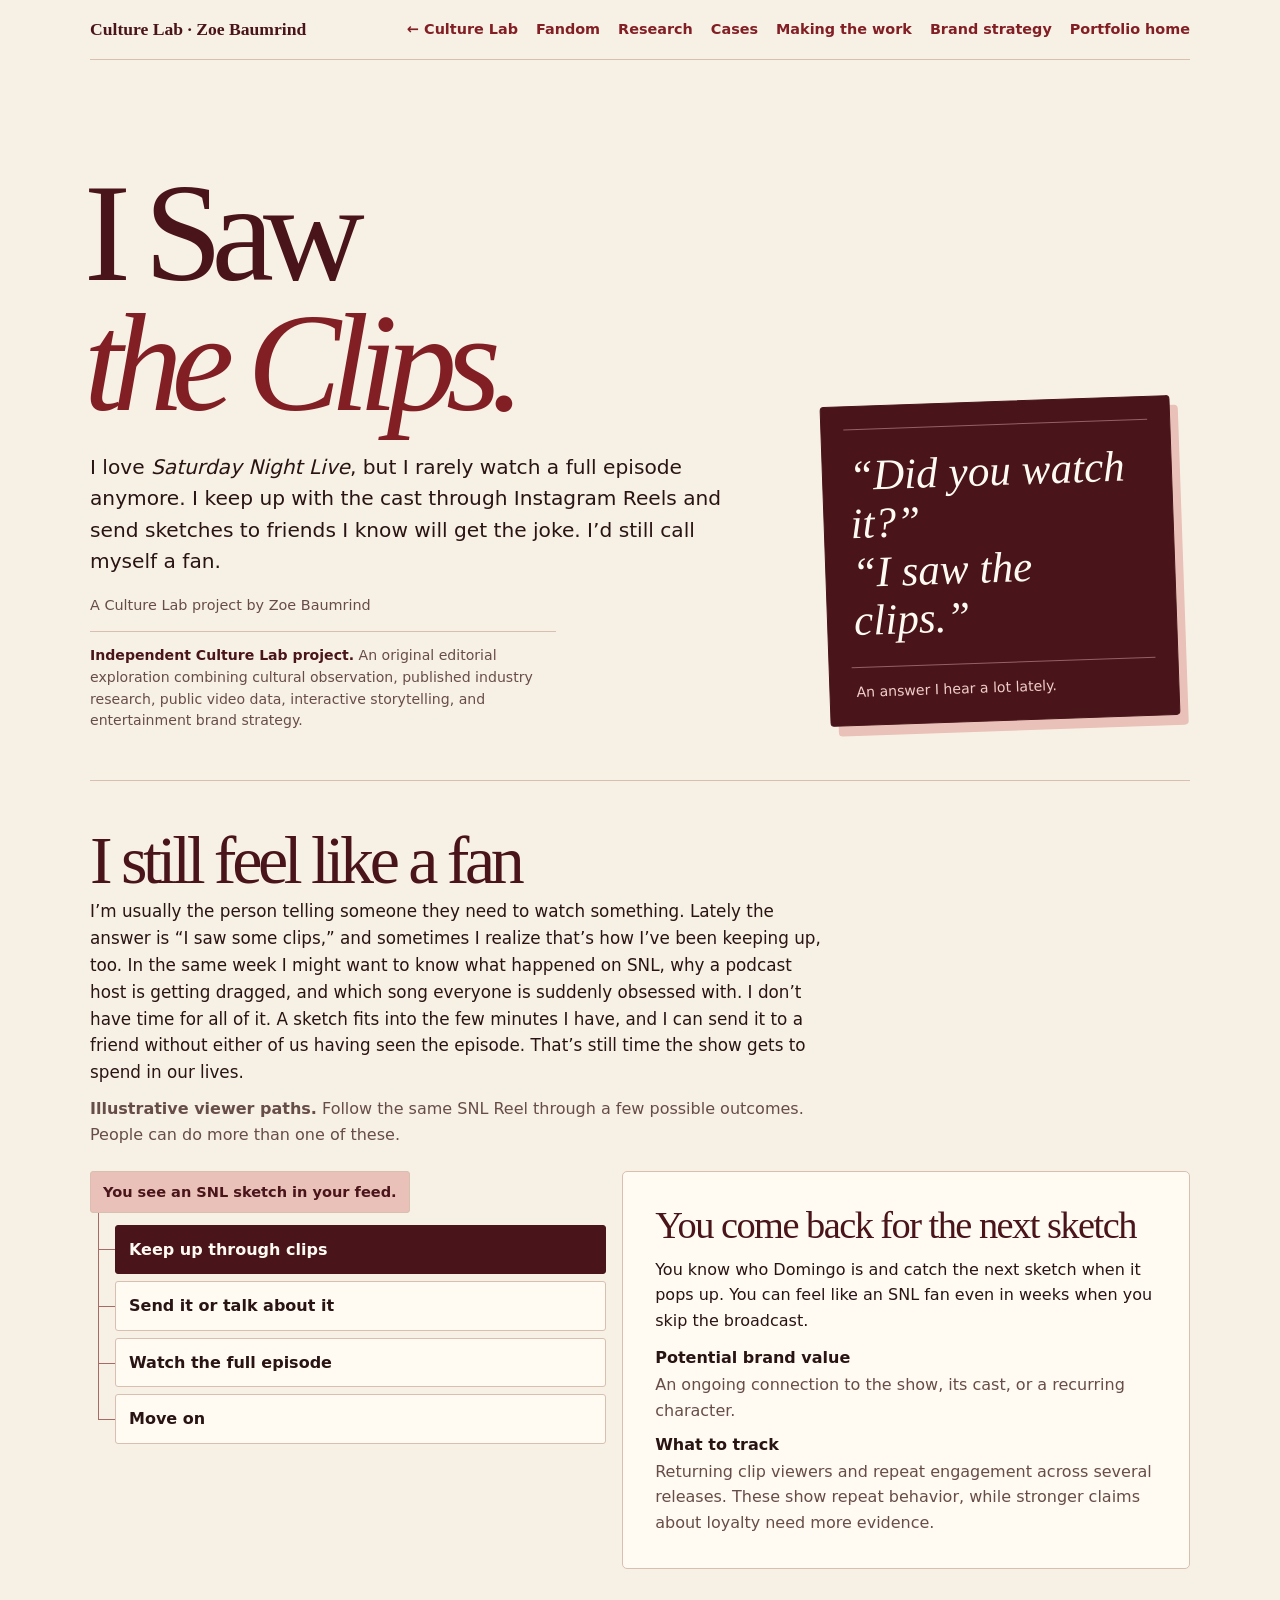
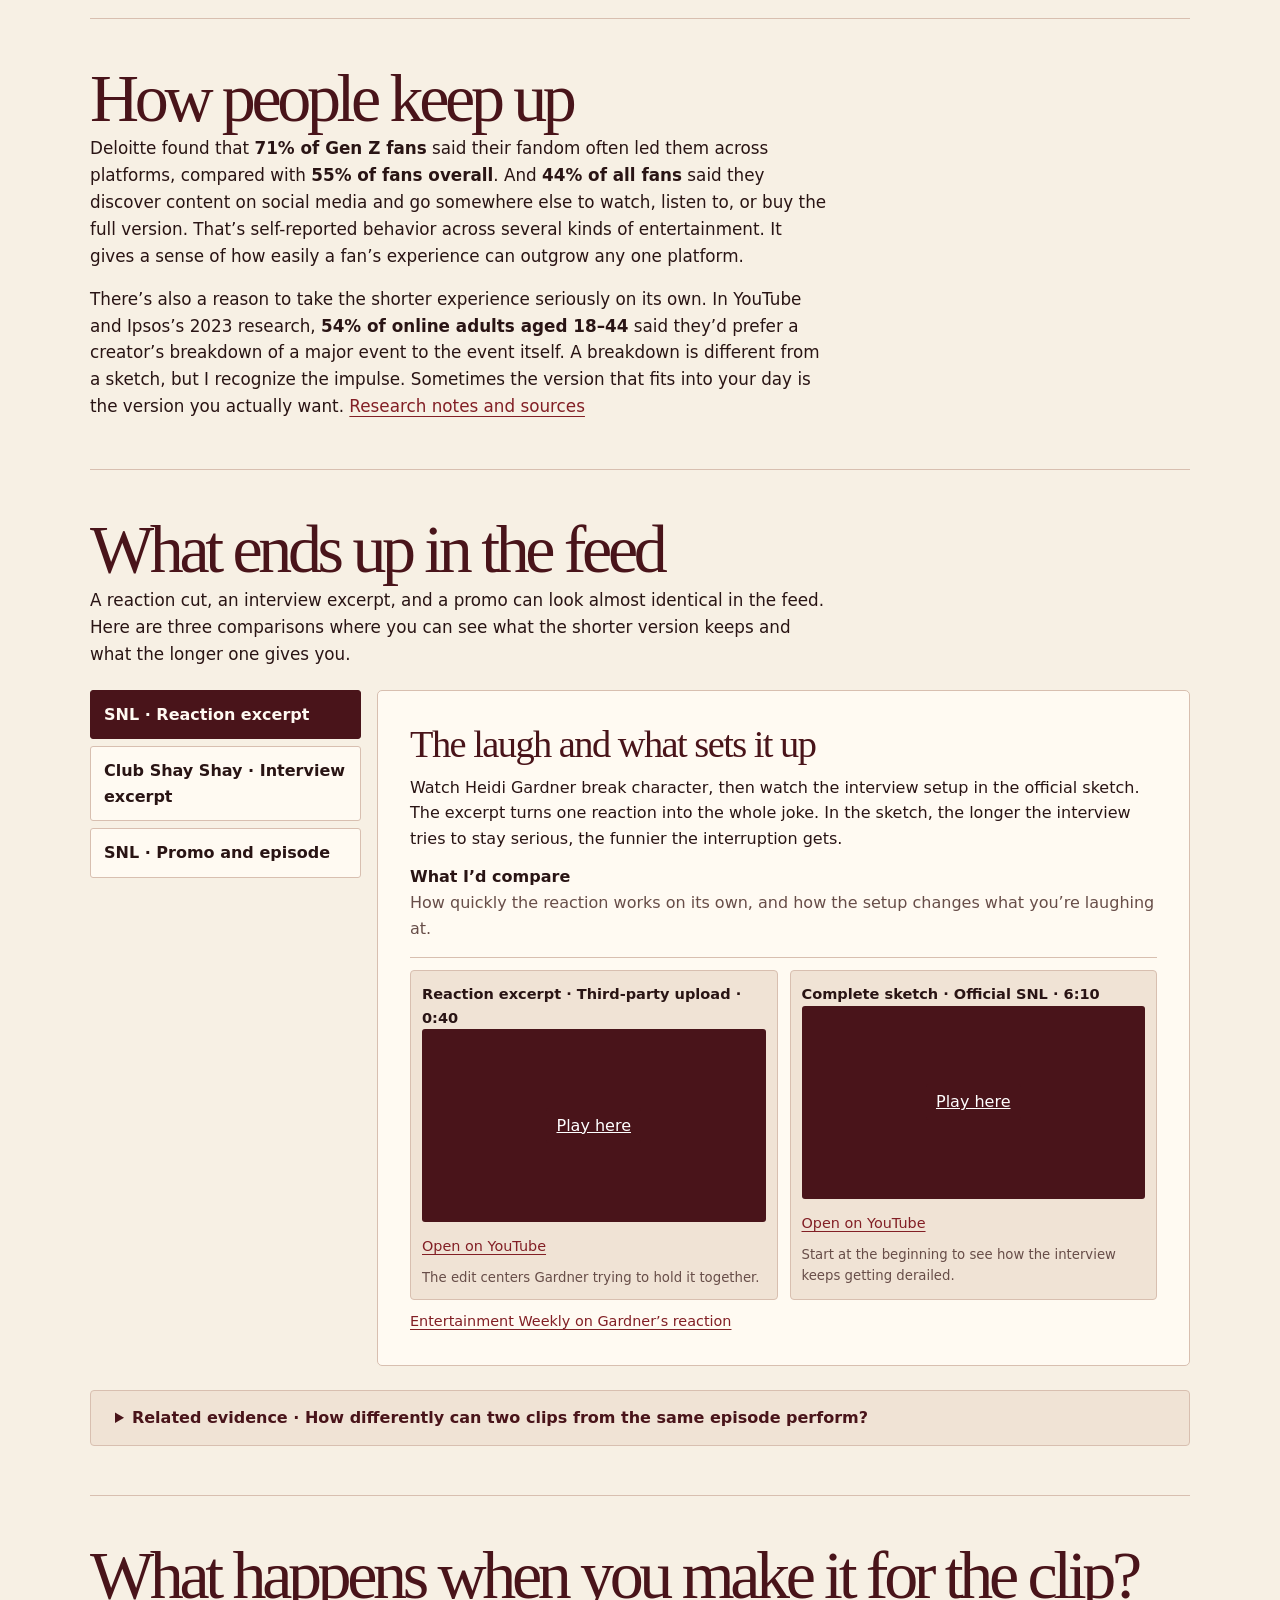
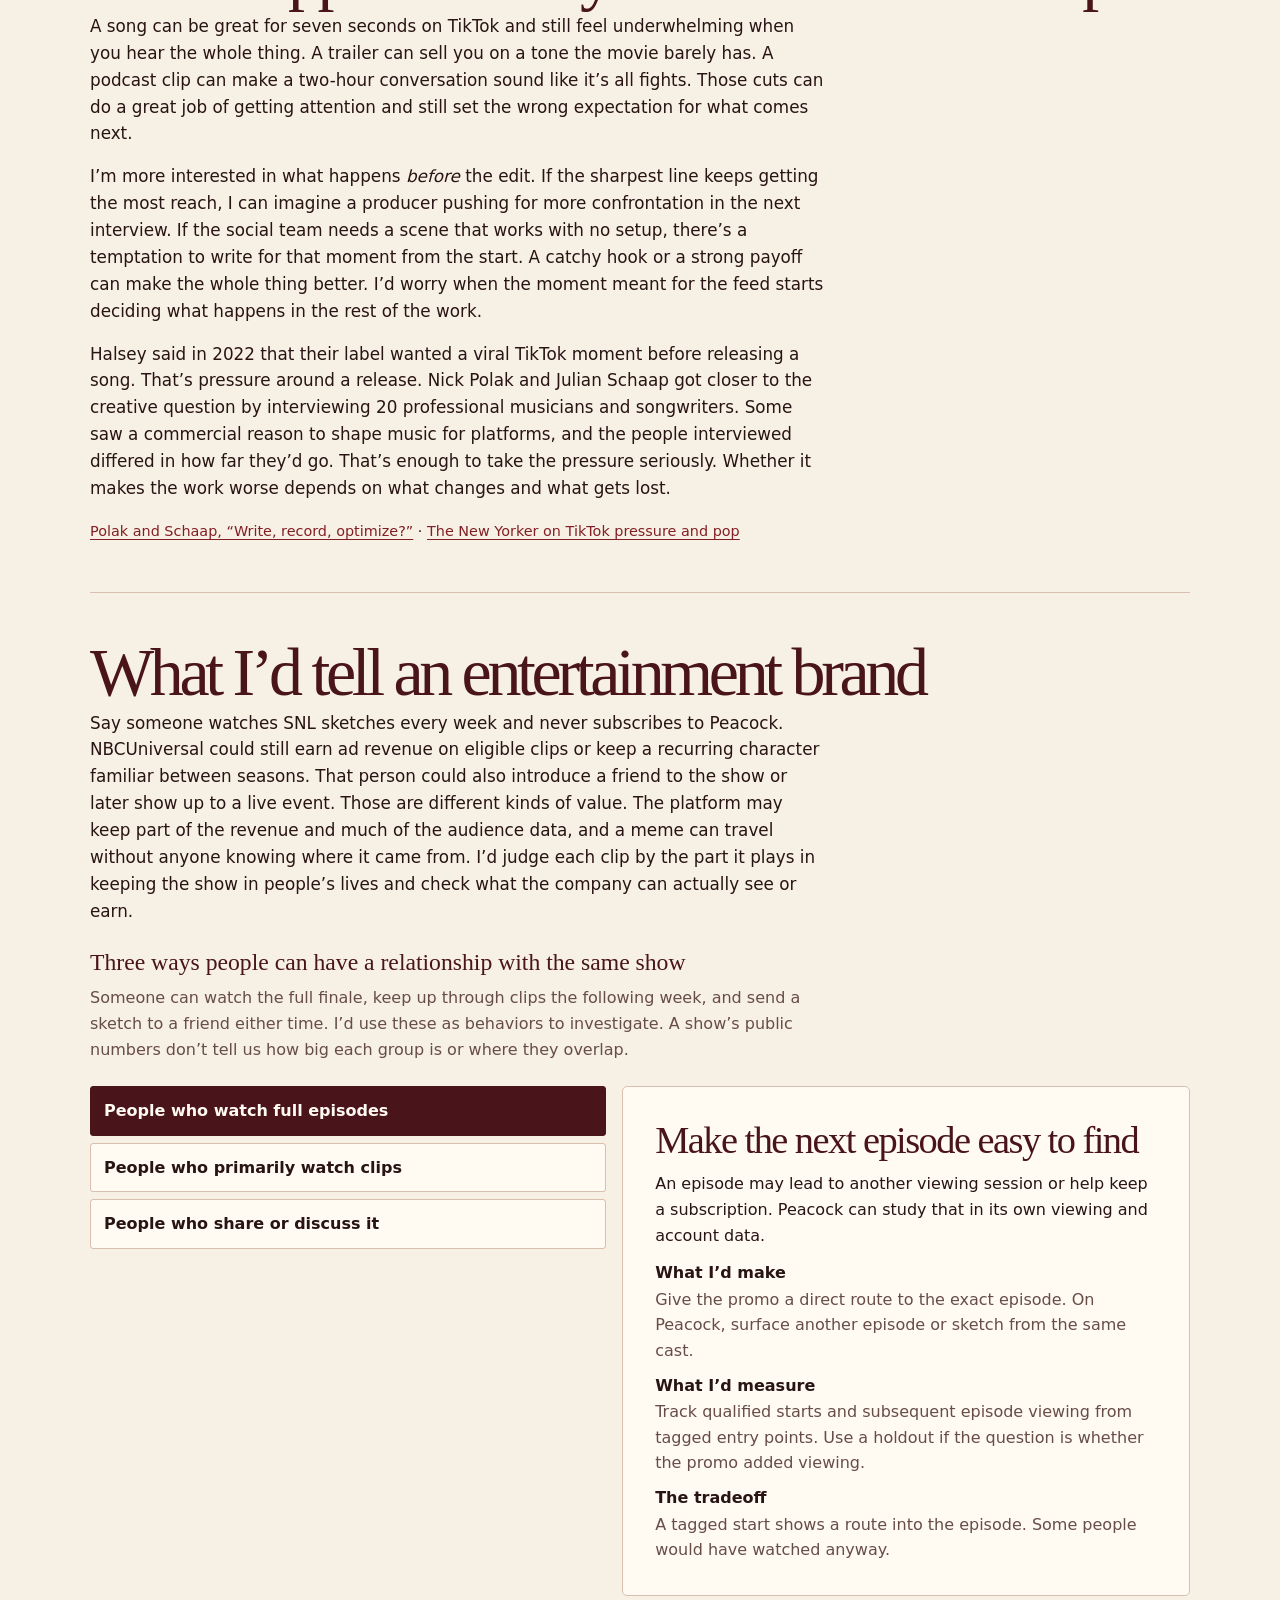
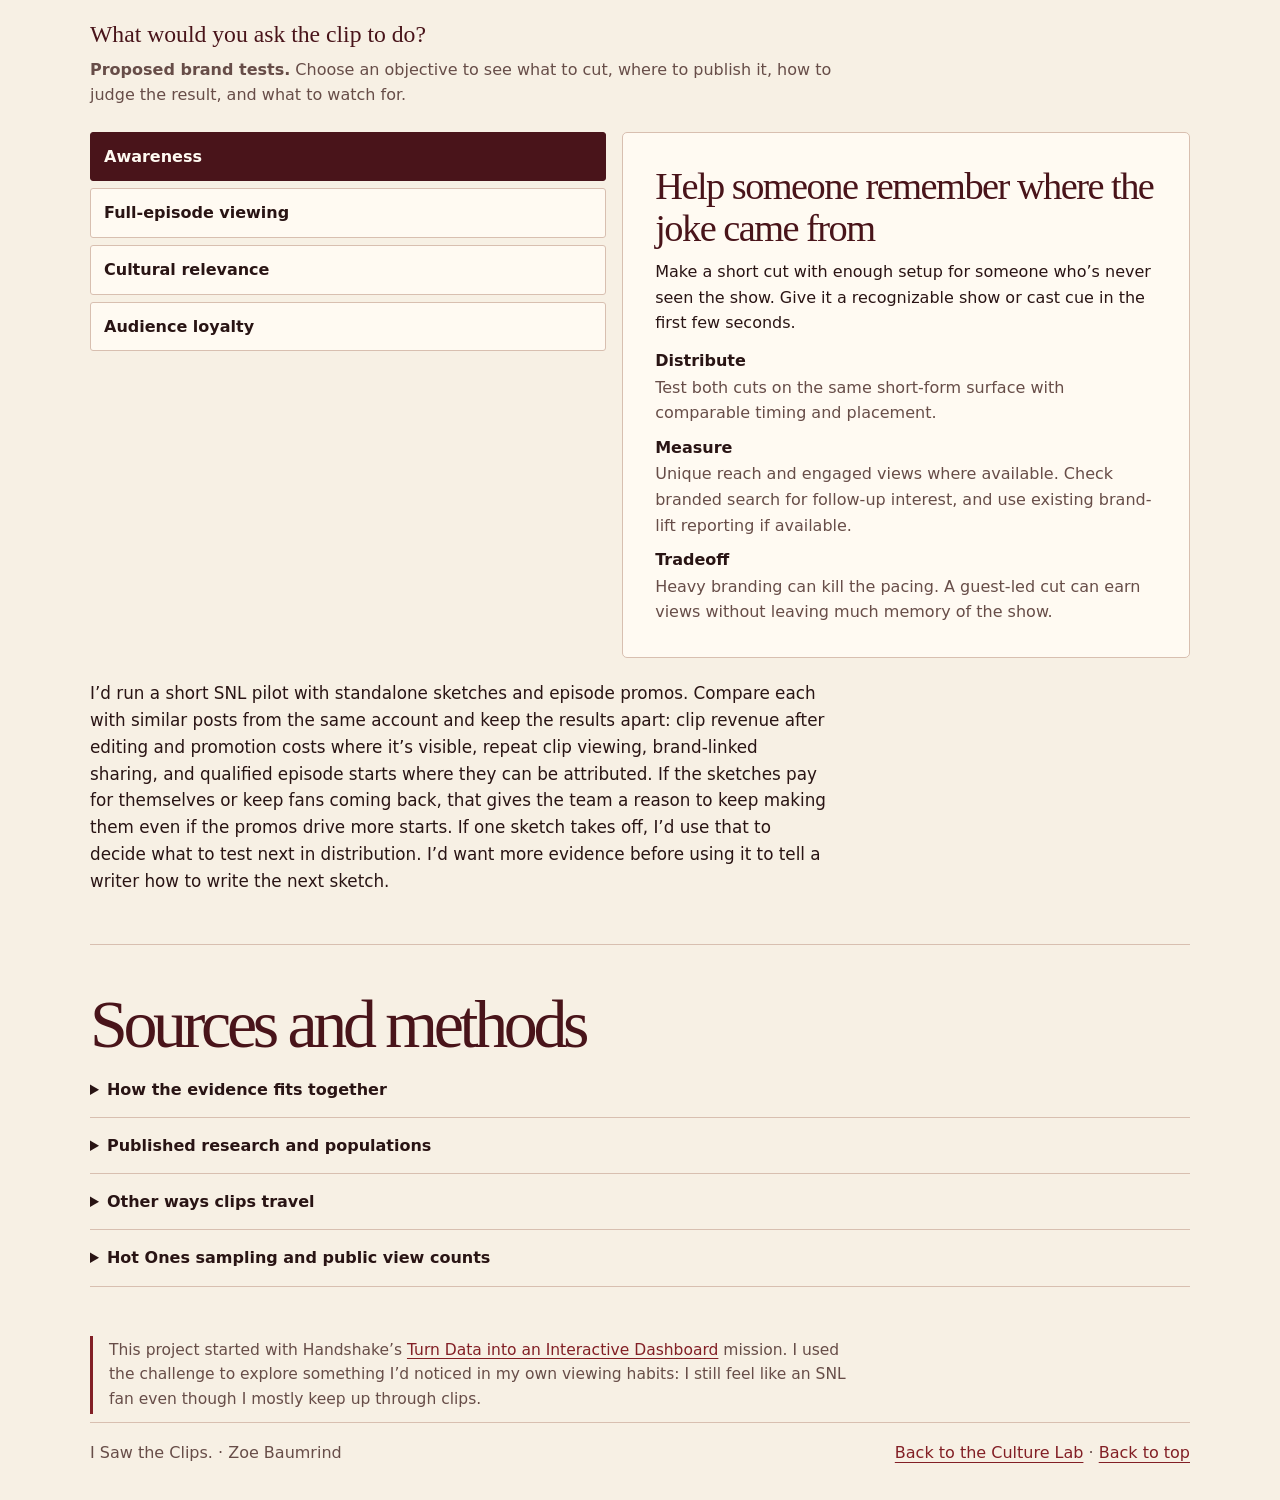
<file: i-saw-the-clips.html>
<!doctype html>
<html lang="en">
<head>
<meta charset="utf-8">
<meta name="viewport" content="width=device-width, initial-scale=1">
<meta name="description" content="An interactive Culture Lab case study on what entertainment clips do for fans and brands.">
<title>I Saw the Clips. | Culture Lab</title>
<meta property="og:title" content="I Saw the Clips. | Culture Lab">
<meta property="og:description" content="An interactive Culture Lab case study on what entertainment clips do for fans and brands.">
<link rel="icon" href="data:image/svg+xml,%3Csvg xmlns='http://www.w3.org/2000/svg' viewBox='0 0 64 64'%3E%3Crect width='64' height='64' rx='8' fill='%23821f25'/%3E%3Ctext x='32' y='46' font-family='Impact,Arial Narrow,sans-serif' font-size='40' text-anchor='middle' fill='%23f7f0e4'%3EZ%3C/text%3E%3C/svg%3E">
<style>
:root{--paper:#f7f0e4;--white:#fffaf2;--ink:#291414;--muted:#674d48;--ox:#821f25;--deep:#49141a;--rose:#e9c1b8;--line:#d8bfb0;--serif:Georgia,"Times New Roman",serif;--sans:system-ui,-apple-system,BlinkMacSystemFont,"Segoe UI",sans-serif}
*{box-sizing:border-box}html{scroll-behavior:smooth}body{margin:0;background:var(--paper);color:var(--ink);font:1rem/1.6 var(--sans)}a{color:var(--ox);text-underline-offset:.22em}a:hover{text-decoration-thickness:2px}button,select{font:inherit;color:inherit}button{cursor:pointer}button:focus-visible,select:focus-visible,a:focus-visible,summary:focus-visible{outline:3px solid #a01f30;outline-offset:4px}h1,h2,h3,p,figure{margin:0}h1,h2,h3{line-height:1.1}h1,h2,h3{font-family:var(--serif);font-weight:normal}p+ p{margin-top:.8rem}.wrap{width:min(1100px,calc(100% - 48px));margin-inline:auto}.skip{position:absolute;transform:translateY(-180%);left:1rem;background:var(--white);padding:.65rem;z-index:2}.skip:focus{transform:none}
.mast{display:flex;justify-content:space-between;align-items:center;gap:10px 24px;padding:18px 0;border-bottom:1px solid var(--line);flex-wrap:wrap}.mast a{font-size:.9rem;font-weight:650}.mast .brand{color:var(--deep);font:700 1.1rem var(--serif);text-decoration:none}.nav{display:flex;flex-wrap:wrap;column-gap:18px;row-gap:6px}.nav a{text-decoration:none}.nav a:hover{text-decoration:underline}
.hero{display:grid;grid-template-columns:1.5fr .85fr;gap:clamp(28px,7vw,106px);align-items:end;padding:clamp(48px,10vw,112px) 0 48px}.hero h1{font-size:clamp(4.2rem,11vw,10rem);line-height:.87;letter-spacing:-.078em;color:var(--deep);margin-left:-.042em}.hero h1 span{display:block;font-style:italic;color:var(--ox);margin-top:.05em}.hero .deck{max-width:52ch;margin:28px 0 0;font-size:clamp(1.06rem,2.4vw,1.26rem);line-height:1.55}.byline{color:var(--muted);font-size:.9rem;margin-top:17px}
.frame{padding:22px;color:var(--white);background:var(--deep);border:1px solid var(--deep);border-radius:4px;transform:rotate(-2deg);box-shadow:8px 10px 0 var(--rose);max-width:350px;margin:0 12px 12px 0}.frame blockquote{margin:0;font:italic clamp(1.65rem,3.8vw,2.7rem)/1.12 var(--serif);padding:22px 4px 21px;border-block:1px solid #966165}.frame figcaption{margin:14px 4px 0;font-size:.88rem;color:#f0cfc8;line-height:1.5}
section{scroll-margin-top:20px}.chapter{border-top:1px solid var(--line);padding:42px 0 49px}.chapter h2{font-size:clamp(2.05rem,5.8vw,4.25rem);letter-spacing:-.064em;color:var(--deep)}.lead{max-width:74ch;margin:10px 0 24px;color:var(--muted)}.label{font-size:.85rem;color:var(--ox);font-weight:700;margin-bottom:5px}.brief{display:grid;grid-template-columns:1.3fr 1fr;gap:22px;border-top:1px solid var(--line);padding:26px 0 32px}.brief p{max-width:63ch}.brief h2{font-size:1.54rem;margin-bottom:7px}.brief aside{border-left:3px solid var(--ox);padding-left:14px}.muted{color:var(--muted)}.small{font-size:.9rem}
.sheet{background:var(--white);border:1px solid var(--line);border-radius:5px;padding:clamp(15px,3.6vw,32px)}.filters{display:flex;flex-wrap:wrap;gap:9px 14px;margin-bottom:19px;align-items:end}.filters label{font-weight:650;font-size:.87rem;display:grid;gap:4px;min-width:0}select{background:var(--white);border:1px solid #966a65;border-radius:3px;min-height:43px;padding:7px 30px 7px 8px;max-width:100%}.filters .episode-select{flex:1;min-width:min(100%,17rem)}.filters select{width:100%}
.chart-meta{display:flex;justify-content:space-between;align-items:start;gap:7px 16px;flex-wrap:wrap;margin-bottom:10px}.chart-meta h3{font-size:1.46rem}.legend{display:flex;flex-wrap:wrap;gap:5px 14px;color:var(--muted);font-size:.86rem}.swatch{display:inline-block;width:.78rem;height:.72rem;border-radius:2px;margin-right:.3rem;vertical-align:-.015em}.full-color{background:var(--deep)}.clip-color{background:#b45a55}
.plot{display:grid;gap:.62rem}.bar-row{display:grid;grid-template-columns:minmax(0,1.05fr) minmax(0,1.65fr) minmax(4.65rem,.34fr);gap:10px;align-items:center;font-size:.875rem}.bar-row a{overflow-wrap:anywhere}.bar-title .meta{display:block;color:var(--muted);font-size:.79rem}.track{height:12px;background:#efe2d6;border-radius:3px}.bar-fill{display:block;height:100%;border-radius:3px;min-width:0;transition:width .24s ease}.bar-value{text-align:right;font-variant-numeric:tabular-nums;font-weight:680}.axis{color:var(--muted);border-top:1px solid var(--line);padding-top:.3rem;display:flex;justify-content:space-between;font-size:.78rem}.axis-row{min-height:0}.caption{margin-top:16px;color:var(--muted);font-size:.88rem;border-top:1px solid var(--line);padding-top:11px}.caption strong{color:var(--ink)}.empty{margin:8px 0;color:var(--muted)}.data-links{display:flex;align-items:center;gap:6px 15px;flex-wrap:wrap;margin-top:10px}.data-links button{border:0;background:none;color:var(--ox);padding:0;text-decoration:underline;text-underline-offset:.22em;text-align:left}
.split{display:grid;grid-template-columns:minmax(0,1fr) minmax(0,1.1fr);gap:16px;align-items:start}.choices{display:grid;gap:7px}.choice{width:100%;text-align:left;padding:11px 13px;border:1px solid var(--line);border-radius:3px;background:var(--white);min-height:45px;font-weight:600}.choice:hover{border-color:var(--ox)}.choice[aria-pressed=true]{background:var(--deep);color:var(--white);border-color:var(--deep)}.entry{padding:8px 0;color:var(--muted);font-size:.91rem}.journey-map .entry{display:inline-block;padding:8px 12px;border:1px solid var(--line);border-radius:3px;background:var(--rose);color:var(--deep);font-weight:650}.journey-map .choices{position:relative;padding:12px 0 0 25px}.journey-map .choice{position:relative}.journey-map .choice::before,.journey-map .choice::after{content:"";position:absolute;pointer-events:none}.journey-map .choice::before{left:-18px;width:17px;top:50%;border-top:1px solid #a56b65}.journey-map .choice::after{left:-18px;bottom:50%;height:calc(100% + 9px);border-left:1px solid #a56b65}.journey-map .choice:first-child::after{height:calc(50% + 13px)}.panel{min-width:0}.panel h3{font-size:clamp(1.55rem,3.5vw,2.4rem);color:var(--deep);letter-spacing:-.04em;margin-bottom:10px}.panel p{margin-bottom:10px}.panel dl{margin:12px 0 0;display:grid;gap:9px}.panel dt{font-weight:700;margin:0}.panel dd{margin:1px 0 0;color:var(--muted)}.panel a{font-size:.9rem}.quality{margin-top:20px;border-left:3px solid var(--ox);padding:4px 0 4px 14px;max-width:78ch}.quality h3{font-size:1.34rem;margin-bottom:5px}
.notes details{border-bottom:1px solid var(--line);padding:10px 0}.notes summary{cursor:pointer;font-weight:650;padding:.3rem 0}.notes details p{max-width:86ch;margin:.4rem 0 .8rem}.notes ul{margin:.5rem 0 1rem;padding-left:1.2rem}.notes li{margin:.45rem 0}.foot{border-top:1px solid var(--line);padding:17px 0 34px;color:var(--muted);display:flex;justify-content:space-between;gap:12px;flex-wrap:wrap}
@media(max-width:730px){.wrap{width:calc(100% - 32px)}.hero,.brief,.split{grid-template-columns:1fr}.hero{align-items:start}.hero h1{font-size:clamp(4.1rem,13vw,7rem)}.frame{margin-left:4px}.chapter{padding:33px 0 39px}.bar-row{grid-template-columns:minmax(0,1.25fr) minmax(0,.82fr) minmax(4.15rem,.48fr);gap:7px;font-size:.81rem}.bar-row .meta{font-size:.75rem}.axis{font-size:.7rem}}
@media(prefers-reduced-motion:reduce){html{scroll-behavior:auto}.bar-fill{transition:none}}
.editorial{max-width:69ch;color:var(--ink);font-size:1.05rem}
.editorial p+p{margin-top:1rem}.editorial + .split,.editorial + .evidence-note{margin-top:22px}
.editorial.closer{margin-top:22px}.closing{padding:26px 0;border-top:1px solid var(--line);max-width:75ch}
.closing p{font-size:1.06rem}
.evidence-note{margin-top:24px;background:#f0e3d5;border:1px solid var(--line);border-radius:4px;padding:0 clamp(14px,3vw,24px)}
.evidence-note summary{cursor:pointer;font-weight:650;padding:14px 0;color:var(--deep)}
.evidence-note .sheet{margin-bottom:16px}.evidence-note .summary-text{max-width:71ch;margin:0 0 15px;color:var(--muted)}
.context-comparison{margin-top:16px;padding-top:12px;border-top:1px solid var(--line)}
.section-note{margin-top:18px;max-width:77ch}
h3.subhead{font-size:1.48rem;color:var(--deep);margin:1.55rem 0 .5rem}
.case-media{margin-top:13px;padding:11px;background:#f0e3d5;border:1px solid var(--line);border-radius:4px}
.media-preview{display:grid;position:relative;place-items:center;aspect-ratio:16 / 9;overflow:hidden;background:var(--deep);color:white;border-radius:3px;margin-bottom:8px}
.media-preview img{width:100%;height:100%;object-fit:cover;position:absolute;inset:0}
.media-play{position:relative;padding:5px 10px;background:#49141a;color:white;text-decoration:underline;border-radius:3px}
.media-label{display:block;font-size:.91rem}.panel .media-caption{font-size:.83rem;color:var(--muted);margin:4px 0 0}
.case-split{grid-template-columns:minmax(0,1fr) minmax(0,3fr)}
.project-note{max-width:52ch;margin-top:14px;padding-top:13px;border-top:1px solid var(--line);color:var(--muted);font-size:.88rem;line-height:1.55}.project-note strong{color:var(--deep)}
.origin{max-width:75ch;margin:0 0 8px;padding:2px 0 2px 16px;border-left:3px solid var(--ox)}.origin h3{font:700 .85rem var(--sans);color:var(--ox);margin-bottom:5px;letter-spacing:.01em}.origin p{font-size:.97rem;color:var(--muted)}
.comparison-grid{display:grid;grid-template-columns:repeat(2,minmax(0,1fr));gap:12px}
.case-media{min-width:0;margin-top:0}
.media-preview{width:100%;border:0;padding:0}
.media-frame{width:100%;height:auto;aspect-ratio:16/9;min-height:200px;display:block;border:0;border-radius:3px;background:var(--deep);margin-bottom:8px}
.media-external{display:grid;align-content:center;justify-items:start;min-height:120px}
.media-external a,.media-source{display:inline-block;margin:5px 0}
@media(max-width:730px){.case-split{grid-template-columns:1fr}}
@media(max-width:520px){.comparison-grid{grid-template-columns:1fr}}
</style>
</head>
<body>
<a class="skip" href="#main">Skip to content</a>
<div class="wrap mast">
<a class="brand" href="culture-lab.html">Culture Lab · Zoe Baumrind</a>
<nav class="nav" aria-label="Sections"><a href="culture-lab.html">← Culture Lab</a><a href="#journey">Fandom</a><a href="#evidence">Research</a><a href="#cases">Cases</a><a href="#creative">Making the work</a><a href="#strategy">Brand strategy</a><a href="index.html">Portfolio home</a></nav>
</div>
<main class="wrap" id="main">
<header class="hero">
<div><h1>I Saw <span>the Clips.</span></h1>
<p class="deck">I love <em>Saturday Night Live</em>, but I rarely watch a full episode anymore. I keep up with the cast through Instagram Reels and send sketches to friends I know will get the joke. I’d still call myself a fan.</p>
<p class="byline">A Culture Lab project by Zoe Baumrind</p>
<p class="project-note"><strong>Independent Culture Lab project.</strong> An original editorial exploration combining cultural observation, published industry research, public video data, interactive storytelling, and entertainment brand strategy.</p></div>
<figure class="frame"><blockquote>“Did you watch it?”<br>“I saw the clips.”</blockquote><figcaption>An answer I hear a lot lately.</figcaption></figure>
</header>

<section id="journey" class="chapter" aria-labelledby="journey-title">
<h2 id="journey-title">I still feel like a fan</h2>
<div class="editorial">
<p>I’m usually the person telling someone they need to watch something. Lately the answer is “I saw some clips,” and sometimes I realize that’s how I’ve been keeping up, too. In the same week I might want to know what happened on SNL, why a podcast host is getting dragged, and which song everyone is suddenly obsessed with. I don’t have time for all of it. A sketch fits into the few minutes I have, and I can send it to a friend without either of us having seen the episode. That’s still time the show gets to spend in our lives.</p>
</div>
<p class="lead"><strong>Illustrative viewer paths.</strong> Follow the same SNL Reel through a few possible outcomes. People can do more than one of these.</p>
<div class="split"><div class="journey-map"><p class="entry">You see an SNL sketch in your feed.</p><div class="choices" id="journey-choices" role="group" aria-label="Viewer outcome"></div></div><div class="sheet panel" id="journey-panel" aria-live="polite"></div></div>
</section>

<section id="evidence" class="chapter" aria-labelledby="evidence-title">
<h2 id="evidence-title">How people keep up</h2>
<div class="editorial">
<p>Deloitte found that <strong>71% of Gen Z fans</strong> said their fandom often led them across platforms, compared with <strong>55% of fans overall</strong>. And <strong>44% of all fans</strong> said they discover content on social media and go somewhere else to watch, listen to, or buy the full version. That’s self-reported behavior across several kinds of entertainment. It gives a sense of how easily a fan’s experience can outgrow any one platform.</p>
<p>There’s also a reason to take the shorter experience seriously on its own. In YouTube and Ipsos’s 2023 research, <strong>54% of online adults aged 18–44</strong> said they’d prefer a creator’s breakdown of a major event to the event itself. A breakdown is different from a sketch, but I recognize the impulse. Sometimes the version that fits into your day is the version you actually want. <a href="#research-notes">Research notes and sources</a></p>
</div>
</section>

<section id="cases" class="chapter" aria-labelledby="cases-title">
<h2 id="cases-title">What ends up in the feed</h2>
<div class="editorial">
<p>A reaction cut, an interview excerpt, and a promo can look almost identical in the feed. Here are three comparisons where you can see what the shorter version keeps and what the longer one gives you.</p>
</div>
<div class="split case-split"><div class="choices" id="case-choices" role="group" aria-label="Video comparison"></div><div class="sheet panel" id="case-panel" aria-live="polite"></div></div>

<details class="evidence-note" id="attention">
<summary>Related evidence · How differently can two clips from the same episode perform?</summary>
<p class="summary-text"><em>Hot Ones</em> is one publisher’s example. Two official Shorts tied to Julia Garner’s episode drew <strong>8,993 and 346,861 public views</strong> in the same collection snapshot. That gives an editor a reason to look at the cut, the timing, and the distribution. The snapshot gives us no way to isolate which of those mattered or tell what viewers did next.</p>
<div class="sheet">
<div class="filters"><label>Series<select id="series"><option value="all">Both series</option><option>Hot Ones</option><option>Hot Ones Versus</option></select></label><label class="episode-select">Episode<select id="episode"></select></label><label>Short publish date<select id="timing"><option value="all">Any timing</option><option value="before">Before release day</option><option value="release">On release day</option><option value="after">After release day</option></select></label></div>
<div class="chart-meta"><h3 id="plot-title"></h3><div class="legend"><span><i class="swatch full-color"></i>Full episode</span><span><i class="swatch clip-color"></i>Short</span></div></div>
<p class="small muted" id="plot-summary" aria-live="polite"></p>
<div class="plot" id="plot" aria-labelledby="plot-title"></div>
<p class="caption"><strong>Public views through the collection snapshot.</strong> Each upload has its own running total. Counts may include replays, have different time to accumulate, and do not identify shared viewers, referrals, or conversions. The explorer uses a fixed linear scale across episodes. Dates use U.S. Eastern time.</p>
<div class="data-links small"><button type="button" id="download">Download paired data (CSV)</button><a href="#methods">Sampling and metric definitions</a></div>
</div>
</details>
</section>

<section id="creative" class="chapter" aria-labelledby="creative-title">
<h2 id="creative-title">What happens when you make it for the clip?</h2>
<div class="editorial">
<p>A song can be great for seven seconds on TikTok and still feel underwhelming when you hear the whole thing. A trailer can sell you on a tone the movie barely has. A podcast clip can make a two-hour conversation sound like it’s all fights. Those cuts can do a great job of getting attention and still set the wrong expectation for what comes next.</p>
<p>I’m more interested in what happens <em>before</em> the edit. If the sharpest line keeps getting the most reach, I can imagine a producer pushing for more confrontation in the next interview. If the social team needs a scene that works with no setup, there’s a temptation to write for that moment from the start. A catchy hook or a strong payoff can make the whole thing better. I’d worry when the moment meant for the feed starts deciding what happens in the rest of the work.</p>
<p>Halsey said in 2022 that their label wanted a viral TikTok moment before releasing a song. That’s pressure around a release. Nick Polak and Julian Schaap got closer to the creative question by interviewing 20 professional musicians and songwriters. Some saw a commercial reason to shape music for platforms, and the people interviewed differed in how far they’d go. That’s enough to take the pressure seriously. Whether it makes the work worse depends on what changes and what gets lost.</p>
</div>
<p class="section-note small"><a href="https://journals.sagepub.com/doi/10.1177/14614448241243095">Polak and Schaap, “Write, record, optimize?”</a> · <a href="https://www.newyorker.com/magazine/2022/10/10/gayle-and-the-rise-of-meta-pop">The New Yorker on TikTok pressure and pop</a></p>
</section>

<section id="strategy" class="chapter" aria-labelledby="strategy-title">
<h2 id="strategy-title">What I’d tell an entertainment brand</h2>
<div class="editorial"><p>Say someone watches SNL sketches every week and never subscribes to Peacock. NBCUniversal could still earn ad revenue on eligible clips or keep a recurring character familiar between seasons. That person could also introduce a friend to the show or later show up to a live event. Those are different kinds of value. The platform may keep part of the revenue and much of the audience data, and a meme can travel without anyone knowing where it came from. I’d judge each clip by the part it plays in keeping the show in people’s lives and check what the company can actually see or earn.</p></div>
<h3 class="subhead">Three ways people can have a relationship with the same show</h3>
<p class="lead">Someone can watch the full finale, keep up through clips the following week, and send a sketch to a friend either time. I’d use these as behaviors to investigate. A show’s public numbers don’t tell us how big each group is or where they overlap.</p>
<div class="split"><div class="choices" id="behavior-choices" role="group" aria-label="Audience behavior"></div><div class="sheet panel" id="behavior-panel" aria-live="polite"></div></div>
<h3 class="subhead">What would you ask the clip to do?</h3>
<p class="lead"><strong>Proposed brand tests.</strong> Choose an objective to see what to cut, where to publish it, how to judge the result, and what to watch for.</p>
<div class="split"><div class="choices" id="strategy-choices" role="group" aria-label="Brand objective"></div><div class="sheet panel" id="strategy-panel" aria-live="polite"></div></div>
<div class="editorial closer"><p>I’d run a short SNL pilot with standalone sketches and episode promos. Compare each with similar posts from the same account and keep the results apart: clip revenue after editing and promotion costs where it’s visible, repeat clip viewing, brand-linked sharing, and qualified episode starts where they can be attributed. If the sketches pay for themselves or keep fans coming back, that gives the team a reason to keep making them even if the promos drive more starts. If one sketch takes off, I’d use that to decide what to test next in distribution. I’d want more evidence before using it to tell a writer how to write the next sketch.</p></div>
</section>

<section id="methods" class="chapter notes" aria-labelledby="methods-title">
<h2 id="methods-title">Sources and methods</h2>
<details><summary>How the evidence fits together</summary><p>The published studies describe specific populations and behaviors. The cases document examples of distribution and cultural circulation. The viewer paths illustrate possibilities, and the brand tests are recommendations. Together they support a question about how people participate. They give no estimate of how many SNL fans primarily watch clips and no causal estimate of loyalty or conversion.</p></details>
<details id="research-notes"><summary>Published research and populations</summary>
<p><strong>Deloitte, 2026.</strong> An online study of 3,575 U.S. consumers in October–November 2025, weighted to Census benchmarks. The fan subset identified as a fan in at least one of nine categories. Among those fans, 73% of Gen Z and 52% overall named social media their main discovery route. The cross-platform figures are self-reports, with no tracking from a particular clip to the full work. <a href="https://www.deloitte.com/us/en/insights/industry/technology/digital-media-trends-consumption-habits-survey.html">Deloitte Digital Media Trends, 2026</a></p>
<p><strong>YouTube and Ipsos, 2023.</strong> The event-breakdown question measured stated preference among 25,892 online adults ages 18–44 in 14 countries. In the same sample, 68% reported watching subjects they liked across multiple formats. In a separate age subgroup, 47% of online 18–24-year-olds (n=6,982) reported watching fan-made videos in the previous year. The research was commissioned by YouTube. <a href="https://storage.googleapis.com/gweb-uniblog-publish-prod/documents/YouTube_Culture__Trends_Report_2023.pdf">YouTube Culture &amp; Trends Report</a></p>
<p><strong>More context.</strong> Deloitte’s 2025 report found that 56% of Gen Z respondents considered social media content more relevant than traditional content, in a study of 3,595 U.S. consumers. Edison reported that 26% of Gen Z past-month podcast listeners named social posts as their main discovery route, compared with 28% for YouTube search. Both results cover behavior broader than clipping. <a href="https://www.deloitte.com/us/en/insights/industry/technology/digital-media-trends-consumption-habits-survey/2025.html">Deloitte, 2025</a> · <a href="https://ssrs.com/insights/top-10-findings-of-2025-from-edison-research/">Edison Research at SSRS</a></p>
</details>
<details><summary>Other ways clips travel</summary><p><a href="https://www.youtube.com/watch?v=RLn5qNngGn4">SNL’s “Domingo” sketch</a> works as a standalone story. The character then turned up in a <a href="https://people.com/sabrina-carpenter-arrests-marcello-hernandez-domingo-at-los-angeles-concert-8747295">Sabrina Carpenter concert appearance</a>. <a href="https://blog.twitch.tv/en/2016/05/26/announcing-clips-f8ade2113ddf/">Twitch lets viewers choose the moment</a>, and TikTok’s <a href="https://newsroom.tiktok.com/lil-nas-x-takes-the-old-town-road-from-tiktok-to-the-top-of-the-charts?lang=en">Yeehaw Challenge</a> is an example of fans making something with <a href="https://www.youtube.com/watch?v=9YpvNgCSaCU">the original solo “Old Town Road”</a>. <a href="https://www.linkinbio.news/p/instagram-goes-long-form-with-features">Instagram’s Features test</a> explores an in-app route from a Reel to a longer video.</p></details>
<details><summary>Hot Ones sampling and public view counts</summary><p>The November 23, 2026 snapshot contains 19 official First We Feast Shorts matched by identifiable guest or episode to six official full uploads from <em>Hot Ones</em> and <em>Hot Ones Versus</em>. The episodes were released October 29–November 20, 2026. Paired Shorts appeared within seven days of release. The convenience sample includes promotional cuts and excerpts. Each episode count appears once per Short in the CSV, so deduplicate episodes before aggregating.</p><p>YouTube describes Shorts views as starts or replays, without a minimum watch time. Uploads can differ in time online and distribution. Public totals measure plays per upload. Identifying shared viewers, referrals, or incremental lift requires appropriate tracking.</p><ul><li><a href="https://support.google.com/youtube/thread/333869549?hl=en">YouTube’s Shorts view definition</a></li><li><a href="https://www.youtube.com/watch?v=jFckgpBZIco">Creator Insider on views and engaged views</a></li><li><a href="https://gridvids.com/first-we-feast">First We Feast upload catalog used for discovery</a></li></ul></details>
</section>
<aside class="origin closing-origin" aria-label="How this project started">
<p>This project started with Handshake’s <a href="https://app.joinhandshake.com/learn/turn-data-into-an-interactive-dashboard-24427ee4/mission_step_cms91jrty000321qx5nq6erju" target="_blank" rel="noopener">Turn Data into an Interactive Dashboard</a> mission. I used the challenge to explore something I’d noticed in my own viewing habits: I still feel like an SNL fan even though I mostly keep up through clips.</p>
</aside>
<footer class="foot"><span>I Saw the Clips. · Zoe Baumrind</span><span><a href="culture-lab.html">Back to the Culture Lab</a> · <a href="#main">Back to top</a></span></footer>
</main>
<noscript><p class="wrap">Turn on JavaScript to explore the viewer paths, cases, and brand strategy.</p></noscript>
<script id="pairs" type="application/json">[{"name": "Karl-Anthony Towns & Jordyn Woods-Towns", "series": "Hot Ones Versus", "clips": [{"id": "sAbzvwTfJ9E", "title": "Karl-Anthony Towns and Jordyn Woods-Towns on Hot Ones Versus NOW!", "views": 68269, "seconds": 35, "date": "2026-11-20T21:00:33+00:00"}, {"id": "JYc3fj09rJg", "title": "Things are getting heated between Karl-Anthony Towns and Jordyn Woods-Towns ❤️‍🔥", "views": 16092, "seconds": 14, "date": "2026-11-19T21:00:13+00:00"}], "full": {"id": "JCh25GiIm50", "title": "Karl-Anthony Towns vs. Jordyn Woods-Towns | Hot Ones Versus", "views": 465212, "seconds": 694, "date": "2026-11-20T21:00:11+00:00"}}, {"name": "Michelle Yeoh", "series": "Hot Ones", "clips": [{"id": "S9vCVUEW_r0", "title": "Michelle Yeoh on Hot Ones NOW!", "views": 218178, "seconds": 60, "date": "2026-11-19T16:00:09+00:00"}, {"id": "kBcH645RCUU", "title": "Michelle Yeoh is in EVERYTHING.... (everywhere, all at once?)", "views": 25672, "seconds": 77, "date": "2026-11-21T21:00:29+00:00"}, {"id": "Rh0vOrowrPE", "title": "Michelle Yeoh's INSANE James Bond sunt 🤯", "views": 22682, "seconds": 51, "date": "2026-11-21T00:00:18+00:00"}, {"id": "zfCDTFIYmWs", "title": "Michelle Yeoh's reaction to EVERY WING on Hot Ones 🥵🔥", "views": 22312, "seconds": 66, "date": "2026-11-20T17:29:25+00:00"}], "full": {"id": "kNfy6S10Tfw", "title": "Michelle Yeoh Gets Physical While Eating Spicy Wings | Hot Ones", "views": 1825092, "seconds": 1437, "date": "2026-11-19T16:00:18+00:00"}}, {"name": "Julia Garner", "series": "Hot Ones", "clips": [{"id": "aVPr-hdh3ic", "title": "Julia Garner on Hot Ones NOW!", "views": 346861, "seconds": 57, "date": "2026-11-12T16:00:17+00:00"}, {"id": "RNLEC_G-GbQ", "title": "Why Julia Garner HATES movie trailers 🎬", "views": 47869, "seconds": 60, "date": "2026-11-11T20:00:07+00:00"}, {"id": "y8g7VoScNDE", "title": "Julia Garner's reaction to EVERY WING 🍗🔥", "views": 20421, "seconds": 75, "date": "2026-11-13T17:00:38+00:00"}, {"id": "J1jFXqT6MPI", "title": "Julia Garner says BIGGIE is the GOAT 🎤📻", "views": 8993, "seconds": 50, "date": "2026-11-13T00:00:28+00:00"}], "full": {"id": "JN6TrB3Zfsk", "title": "Julia Garner Enters a Flow State While Eating Spicy Wings | Hot Ones", "views": 1872684, "seconds": 1421, "date": "2026-11-12T16:00:30+00:00"}}, {"name": "Nikki Glaser & Ali Wong", "series": "Hot Ones Versus", "clips": [{"id": "NdJiFYNR_p0", "title": "Nikki Glaser is NEVER EVER roasting Taylor Swift", "views": 199670, "seconds": 28, "date": "2026-11-09T21:30:35+00:00"}, {"id": "hsYZDAhanek", "title": "have you even seen SHREK? 🤣 Nikki Glaser takes on Ali Wong!", "views": 13917, "seconds": 55, "date": "2026-11-10T21:00:19+00:00"}], "full": {"id": "rYXO3ahJPZA", "title": "Nikki Glaser vs. Ali Wong | Hot Ones Versus", "views": 795819, "seconds": 1009, "date": "2026-11-10T21:00:07+00:00"}}, {"name": "Mikey Day", "series": "Hot Ones", "clips": [{"id": "dC4GduSAW7E", "title": "Mikey Day on Hot Ones NOW!", "views": 425794, "seconds": 59, "date": "2026-11-05T16:00:10+00:00"}, {"id": "QIb0P9tTr64", "title": "Mikey Day's Reaction to Every Wing on Hot Ones 🔥💀", "views": 70698, "seconds": 80, "date": "2026-11-06T17:00:39+00:00"}], "full": {"id": "Cv9ftqQTN0Y", "title": "Mikey Day Breaks Character While Eating Spicy Wings | Hot Ones", "views": 1708982, "seconds": 1519, "date": "2026-11-05T16:00:22+00:00"}}, {"name": "Latto", "series": "Hot Ones", "clips": [{"id": "jYQYzImfE3o", "title": "TOMORROW on Hot Ones, Big Mama... I mean Latto takes on the Wings of Death. 💀", "views": 75222, "seconds": 60, "date": "2026-10-28T19:00:07+00:00"}, {"id": "gNC0jIWFXes", "title": "Latto on Hot Ones NOW!", "views": 69264, "seconds": 60, "date": "2026-10-29T15:00:06+00:00"}, {"id": "KrMpqSxBKEM", "title": "\"i wish i could elaborate\" 🫠🫠 #latto #hotones", "views": 57183, "seconds": 75, "date": "2026-10-31T16:00:07+00:00"}, {"id": "pFtGk1HLzcc", "title": "The making of ✨big mama✨ #latto #hotones", "views": 35744, "seconds": 47, "date": "2026-11-01T20:00:25+00:00"}, {"id": "6wYL9Ig5LrA", "title": "latto's reaction to every wing on #hotones 🔥", "views": 35588, "seconds": 67, "date": "2026-10-30T16:00:03+00:00"}], "full": {"id": "i-DS4hrdmyQ", "title": "Latto Is Resilient While Eating Spicy Wings | Hot Ones", "views": 1281559, "seconds": 1373, "date": "2026-10-29T15:00:12+00:00"}}]</script>
<script>
'use strict';
const dataset = JSON.parse(document.getElementById('pairs').textContent);
const get = id => document.getElementById(id);
const count = new Intl.NumberFormat('en-US');
const compact = new Intl.NumberFormat('en-US', { notation: 'compact', maximumFractionDigits: 2 });
const dateKey = new Intl.DateTimeFormat('en-CA', {timeZone:'America/New_York', year:'numeric',month:'2-digit',day:'2-digit'});
const displayDate = new Intl.DateTimeFormat('en-US', {timeZone:'America/New_York', month:'short',day:'numeric'});
const maximum = Math.ceil(Math.max(...dataset.flatMap(episode => [episode.full.views, ...episode.clips.map(clip => clip.views)])) / 500000) * 500000;
const sourceUrl = (id, short) => 'https://www.youtube.com/' + (short ? 'shorts/' : 'watch?v=') + id;
function make(tag, className, content) {
  const el = document.createElement(tag);
  if (className) el.className = className;
  if (content !== undefined) el.textContent = content;
  return el;
}
function link(text, href) {
  const anchor = make('a', '', text);
  anchor.href = href;
  return anchor;
}
function timing(clip, original) {
  const first = dateKey.format(new Date(clip.date));
  const second = dateKey.format(new Date(original.date));
  if (first < second) return 'before';
  if (first > second) return 'after';
  return 'release';
}
function duration(seconds) {
  return Math.floor(seconds / 60) + ':' + String(seconds % 60).padStart(2, '0');
}
function makeBar(upload, short) {
  const row = make('div','bar-row');
  const name = make('div','bar-title');
  const type = short ? 'Short' : 'Full episode';
  name.append(link(upload.title, sourceUrl(upload.id, short)),
    make('span','meta', type + ' · ' + displayDate.format(new Date(upload.date)) + ' · ' + duration(upload.seconds)));
  const track = make('div','track');
  track.setAttribute('aria-hidden','true');
  const bar = make('span','bar-fill ' + (short ? 'clip-color' : 'full-color'));
  bar.style.width = upload.views * 100 / maximum + '%';
  track.append(bar);
  const value = make('span','bar-value',count.format(upload.views));
  value.title = count.format(upload.views) + ' public views';
  row.append(name,track,value);
  return row;
}
function renderAttention() {
  const episode = dataset.find(item => item.full.id === get('episode').value);
  const choice = get('timing').value;
  const clips = episode.clips.filter(clip => choice === 'all' || timing(clip, episode.full) === choice);
  get('plot-title').textContent = episode.name;
  get('plot-summary').textContent = clips.length + ' of ' + episode.clips.length + ' matched Shorts shown · snapshot Nov. 23, 2026';
  const plot = get('plot');
  plot.replaceChildren(makeBar(episode.full, false), ...clips.map(clip => makeBar(clip, true)));
  if (clips.length === 0) plot.append(make('p','empty','No matched Shorts for that date filter.'));
  const axisRow = make('div', 'bar-row axis-row');
  axisRow.setAttribute('aria-hidden','true');
  const axis = make('div', 'axis');
  axis.append(make('span','','0'),make('span','',compact.format(maximum / 2)),make('span','',compact.format(maximum)));
  axisRow.append(make('span'),axis,make('span'));
  plot.append(axisRow);
}
function populateEpisodes(preferred) {
  const series = get('series').value;
  const episodes = dataset.filter(episode => series === 'all' || episode.series === series);
  const control = get('episode');
  control.replaceChildren(...episodes.map(episode => {
    const option = make('option','',episode.name);
    option.value = episode.full.id;
    return option;
  }));
  if (episodes.some(episode => episode.full.id === preferred)) control.value = preferred;
  renderAttention();
}
get('series').addEventListener('change', () => populateEpisodes(get('episode').value));
get('episode').addEventListener('change', renderAttention);
get('timing').addEventListener('change', renderAttention);
populateEpisodes(dataset.find(episode => episode.name === 'Julia Garner').full.id);
get('download').addEventListener('click', () => {
  const quote = value => '"' + String(value).replaceAll('"','""') + '"';
  const header = ['collected_et','publisher','series','episode','short_title','short_url','short_published_utc','short_seconds','short_public_views','full_title','full_url','full_published_utc','full_seconds','full_public_views','short_release_timing_et'];
  const rows = dataset.flatMap(episode => episode.clips.map(clip => [
    '2026-11-23','First We Feast',episode.series,episode.name,clip.title,sourceUrl(clip.id,true),clip.date,clip.seconds,clip.views,
    episode.full.title,sourceUrl(episode.full.id,false),episode.full.date,episode.full.seconds,episode.full.views,timing(clip,episode.full)
  ]));
  const content = [header,...rows].map(row => row.map(quote).join(',')).join('\r\n') + '\r\n';
  const url = URL.createObjectURL(new Blob(['\ufeff',content],{type:'text/csv;charset=utf-8'}));
  const anchor = link('',url);
  anchor.download = 'i-saw-the-clips-paired-youtube-data.csv';
  document.body.append(anchor);
  anchor.click();
  anchor.remove();
  setTimeout(() => URL.revokeObjectURL(url),1000);
});
const journeys = [
  {label:'Keep up through clips',title:'You come back for the next sketch',intro:'You know who Domingo is and catch the next sketch when it pops up. You can feel like an SNL fan even in weeks when you skip the broadcast.',
    facts:[['Potential brand value','An ongoing connection to the show, its cast, or a recurring character.'],['What to track','Returning clip viewers and repeat engagement across several releases. These show repeat behavior, while stronger claims about loyalty need more evidence.']]},
  {label:'Send it or talk about it',title:'The clip becomes part of a conversation',intro:'You send the Reel to the friend who always gets the reference. The next day you’re both quoting it.',
    facts:[['Potential brand value','Viewers bring the show into conversations the brand didn’t start.'],['What to track','Shares or sends where available, plus a review of comments and remixes for whether people recognize the show or mainly repeat the joke.']]},
  {label:'Watch the full episode',title:'The clip makes you curious about the rest',intro:'You want to see what else happened that week and follow a link to the episode.',
    facts:[['Potential brand value','An opportunity for additional viewing.'],['What to track','Attributable episode starts and qualified watch time where the platform supports tracking.']]},
  {label:'Move on',title:'One laugh, then back to scrolling',intro:'You enjoy the bit in the moment and keep going.',
    facts:[['Potential brand value','Brief exposure that may amount to very little.'],['What to track','Engaged views and, if available, brand-search activity as a signal of follow-up interest. A play alone tells you little about what stuck.']]}
];

const behaviors = [
  {label:'People who watch full episodes',title:'Make the next episode easy to find',intro:'An episode may lead to another viewing session or help keep a subscription. Peacock can study that in its own viewing and account data.',
    facts:[['What I’d make','Give the promo a direct route to the exact episode. On Peacock, surface another episode or sketch from the same cast.'],['What I’d measure','Track qualified starts and subsequent episode viewing from tagged entry points. Use a holdout if the question is whether the promo added viewing.'],['The tradeoff','A tagged start shows a route into the episode. Some people would have watched anyway.']]},
  {label:'People who primarily watch clips',title:'Give them a reason to come back next week',intro:'A recurring sketch can keep SNL familiar between releases. An eligible upload could earn money on the platform even if nobody clicks through to Peacock.',
    facts:[['What I’d make','On official social accounts, run recurring sketches with enough setup and payoff to stand alone. Compare them with one-off highlights.'],['What I’d measure','Use the publisher’s net clip revenue where available and returning viewers by platform. Check whether people come back for other characters or only one.'],['The tradeoff','Revenue reporting depends on the channel and its rights. A platform’s returning viewers tell you about repeat viewing there. Peacock activity stays a separate measure.']]},
  {label:'People who share or discuss it',title:'See what people remember when the clip travels',intro:'A send, running joke, or remix can keep the show in circulation. A character who travels might also give the company a reason to try something at a live event.',
    facts:[['What I’d make','Publish a quotable cut with the show still recognizable. If a character makes sense for a live activation, give that campaign its own link or code.'],['What I’d measure','Track sends per reach where available, and sample public mentions or remixes for recognition of the show. Track event actions through the campaign link.'],['The tradeoff','Private sends can be hard to see. A joke can take off with little credit to the show, and a viral post alone can’t establish extra ticket sales.']]}
];

const cases = [
  {label:'SNL · Reaction excerpt',title:'The laugh and what sets it up',intro:'Watch Heidi Gardner break character, then watch the interview setup in the official sketch. The excerpt turns one reaction into the whole joke. In the sketch, the longer the interview tries to stay serious, the funnier the interruption gets.',
    facts:[['What I’d compare','How quickly the reaction works on its own, and how the setup changes what you’re laughing at.']],
    media:[
      {id:'ToJcgkr_OJA',label:'Reaction excerpt · Third-party upload · 0:40',caption:'The edit centers Gardner trying to hold it together.'},
      {id:'86qKgK0asGo',label:'Complete sketch · Official SNL · 6:10',caption:'Start at the beginning to see how the interview keeps getting derailed.'}
    ],
    sources:[['Entertainment Weekly on Gardner’s reaction','https://ew.com/heidi-gardner-breaking-snl-beavis-and-butt-head-sketch-8634009']]},
  {label:'Club Shay Shay · Interview excerpt',title:'One topic inside a much longer interview',intro:'Club Shay Shay published both the Steve Harvey excerpt and the full Katt Williams interview. It’s the same conversation. The short upload’s title tells you which person to pay attention to before Williams even speaks.',
    facts:[['What I’d compare','The excerpt makes one subject easy to find. In the full interview, listen for how that subject fits into the surrounding questions about Williams’s career and peers.']],
    media:[
      {id:'3lIqEwWdLC0',label:'Steve Harvey excerpt · Official Club Shay Shay · 9½ min',caption:'The show gives one topic its own title, thumbnail, and upload.'},
      {id:'8oRRZiRQxTs',label:'Full Katt Williams interview · Official Club Shay Shay · 2:46:05',caption:'The same interview, including the conversations around that excerpt.'}
    ]},
  {label:'SNL · Promo and episode',title:'The promo and the show it asks you to watch',intro:'Ariana Grande, Stevie Nicks, and Bowen Yang appear in a promo for the October 12, 2024 broadcast. The second link goes to that exact episode on Peacock. It’s a campaign pairing of separately produced pieces.',
    facts:[['What I’d compare','The promo uses the host, guest, and air date to give people a reason to tune in. Its job is different from the reaction excerpt or an entire sketch that rewards watching on its own.']],
    media:[
      {id:'B7l_bqHybhg',label:'Promotional teaser · Official SNL · 0:50',caption:'The creative is built around who’s on and when to watch.'},
      {href:'https://www.peacocktv.com/watch-online/tv/saturday-night-live/8885992813767211112/seasons/50/episodes/ariana-grande-stevie-nicks-episode-3/ec65e145-572c-3967-b97a-53ae413885c8', label:'October 12 episode · Peacock · 67 min', caption:'The exact broadcast the promo advertised. Playback is on Peacock.'}
    ]}
];

let stopCasePlayer;
function renderCaseMedia(media) {
  const card = make('div','case-media');
  card.append(make('strong','media-label',media.label));
  if (media.id) {
    const watch = sourceUrl(media.id, false);
    if (location.protocol === 'http:' || location.protocol === 'https:') {
      const preview = make('button','media-preview');
      preview.type = 'button';
      preview.setAttribute('aria-label','Play ' + media.label);
      const thumbnail = make('img','');
      thumbnail.src = 'https://i.ytimg.com/vi/' + media.id + '/hqdefault.jpg';
      thumbnail.alt = '';
      thumbnail.loading = 'lazy';
      thumbnail.addEventListener('error', () => thumbnail.remove(), {once:true});
      preview.append(thumbnail,make('span','media-play','Play here'));
      preview.addEventListener('click', () => {
        if (stopCasePlayer) stopCasePlayer();
        const frame = make('iframe','media-frame');
        frame.title = media.label;
        frame.src = 'https://www.youtube-nocookie.com/embed/' + media.id + '?autoplay=1&playsinline=1';
        frame.referrerPolicy = 'strict-origin-when-cross-origin';
        frame.allow = 'autoplay; encrypted-media; fullscreen; picture-in-picture';
        frame.allowFullscreen = true;
        stopCasePlayer = () => frame.replaceWith(preview);
        preview.replaceWith(frame);
        frame.focus();
      });
      card.append(preview);
    }
    const source = link('Open on YouTube',watch);
    source.className = 'media-source';
    card.append(source);
  } else {
    card.classList.add('media-external');
    card.append(link('Open on Peacock',media.href));
  }
  card.append(make('p','media-caption',media.caption));
  return card;
}

const strategies = [
  {label:'Awareness',title:'Help someone remember where the joke came from',intro:'Make a short cut with enough setup for someone who’s never seen the show. Give it a recognizable show or cast cue in the first few seconds.',
    facts:[['Distribute','Test both cuts on the same short-form surface with comparable timing and placement.'],['Measure','Unique reach and engaged views where available. Check branded search for follow-up interest, and use existing brand-lift reporting if available.'],['Tradeoff','Heavy branding can kill the pacing. A guest-led cut can earn views without leaving much memory of the show.']]},
  {label:'Full-episode viewing',title:'Give curious viewers somewhere specific to go',intro:'Choose a moment that delivers a payoff and gives viewers an honest reason to see more. Direct them to the exact episode or interview.',
    facts:[['Distribute','Use YouTube’s related-video link or an in-app Feature where available. Compare against a comparable unlinked post or a holdout when feasible.'],['Measure','Attributed episode starts and watch time after the handoff. Look at early exits as a check on the promise of the clip.'],['Tradeoff','A vague teaser can earn a click and still send viewers away disappointed.']],
    sources:[['YouTube related-video documentation','https://support.google.com/youtube/answer/14075157?hl=en']]},
  {label:'Cultural relevance',title:'Put out a moment fans can do something with',intro:'Publish the full payoff, the phrase people will quote, or a moment that invites a response. Keep the setup if cutting it changes what the moment means.',
    facts:[['Distribute','Give a self-contained sketch and a reaction edit comparable placement in Reels or Shorts. If the format naturally invites a remix, use a platform that supports it.'],['Measure','Shares or sends per reach where available, plus a sample of mentions and remixes to see what was repeated and whether the show stayed attached to it.'],['Tradeoff','A reaction can travel farther than the original meaning. Look for discussion that misunderstands what happened.']]},
  {label:'Audience loyalty',title:'Give clip-first fans a reason to come back',intro:'Run a recurring character or segment on a regular schedule for four weeks. Pair familiar moments with fresh setups.',
    facts:[['Distribute','Use a regular slot and a series playlist where available. Compare with standalone posts from the same account and a comparable period.'],['Measure','Returning viewers, repeat engagement across releases, and views of the next clip in the series where first-party reporting supports them.'],['Tradeoff','The audience may be returning for one character. Check whether they also come back for other sketches before applying the result across the show.']]}
];
function connectChoices(buttonsId, panelId, entries) {
  const buttons = get(buttonsId);
  const panel = get(panelId);
  function select(index) {
    const entry = entries[index];
    Array.from(buttons.children).forEach((button,i) => button.setAttribute('aria-pressed',String(i === index)));
    const facts = make('dl');
    for (const [label,content] of entry.facts) {
      const item = make('div');
      item.append(make('dt','',label),make('dd','',content));
      facts.append(item);
    }
    panel.replaceChildren(make('h3','',entry.title),make('p','',entry.intro),facts);
    if (entry.media) {
      const comparison = make('div','context-comparison');
      stopCasePlayer = undefined;
      const players = make('div','comparison-grid');
      players.append(...entry.media.map(renderCaseMedia));
      comparison.append(players);
      if (location.protocol === 'file:') {
        comparison.append(make('p','media-caption','Use the source links in this downloaded copy. Embedded players are available on the hosted page.'));
      }
      panel.append(comparison);
    }
    if (entry.sources) {
      const sources = make('div','data-links');
      for (const [label,href] of entry.sources) sources.append(link(label,href));
      panel.append(sources);
    }
  }
  entries.forEach((entry,index) => {
    const button = make('button','choice',entry.label);
    button.type = 'button';
    button.setAttribute('aria-controls',panelId);
    button.addEventListener('click',() => select(index));
    buttons.append(button);
  });
  select(0);
}
connectChoices('journey-choices','journey-panel',journeys);
connectChoices('case-choices','case-panel',cases);
connectChoices('behavior-choices','behavior-panel',behaviors);
connectChoices('strategy-choices','strategy-panel',strategies);
</script>
</body>
</html>
</file>
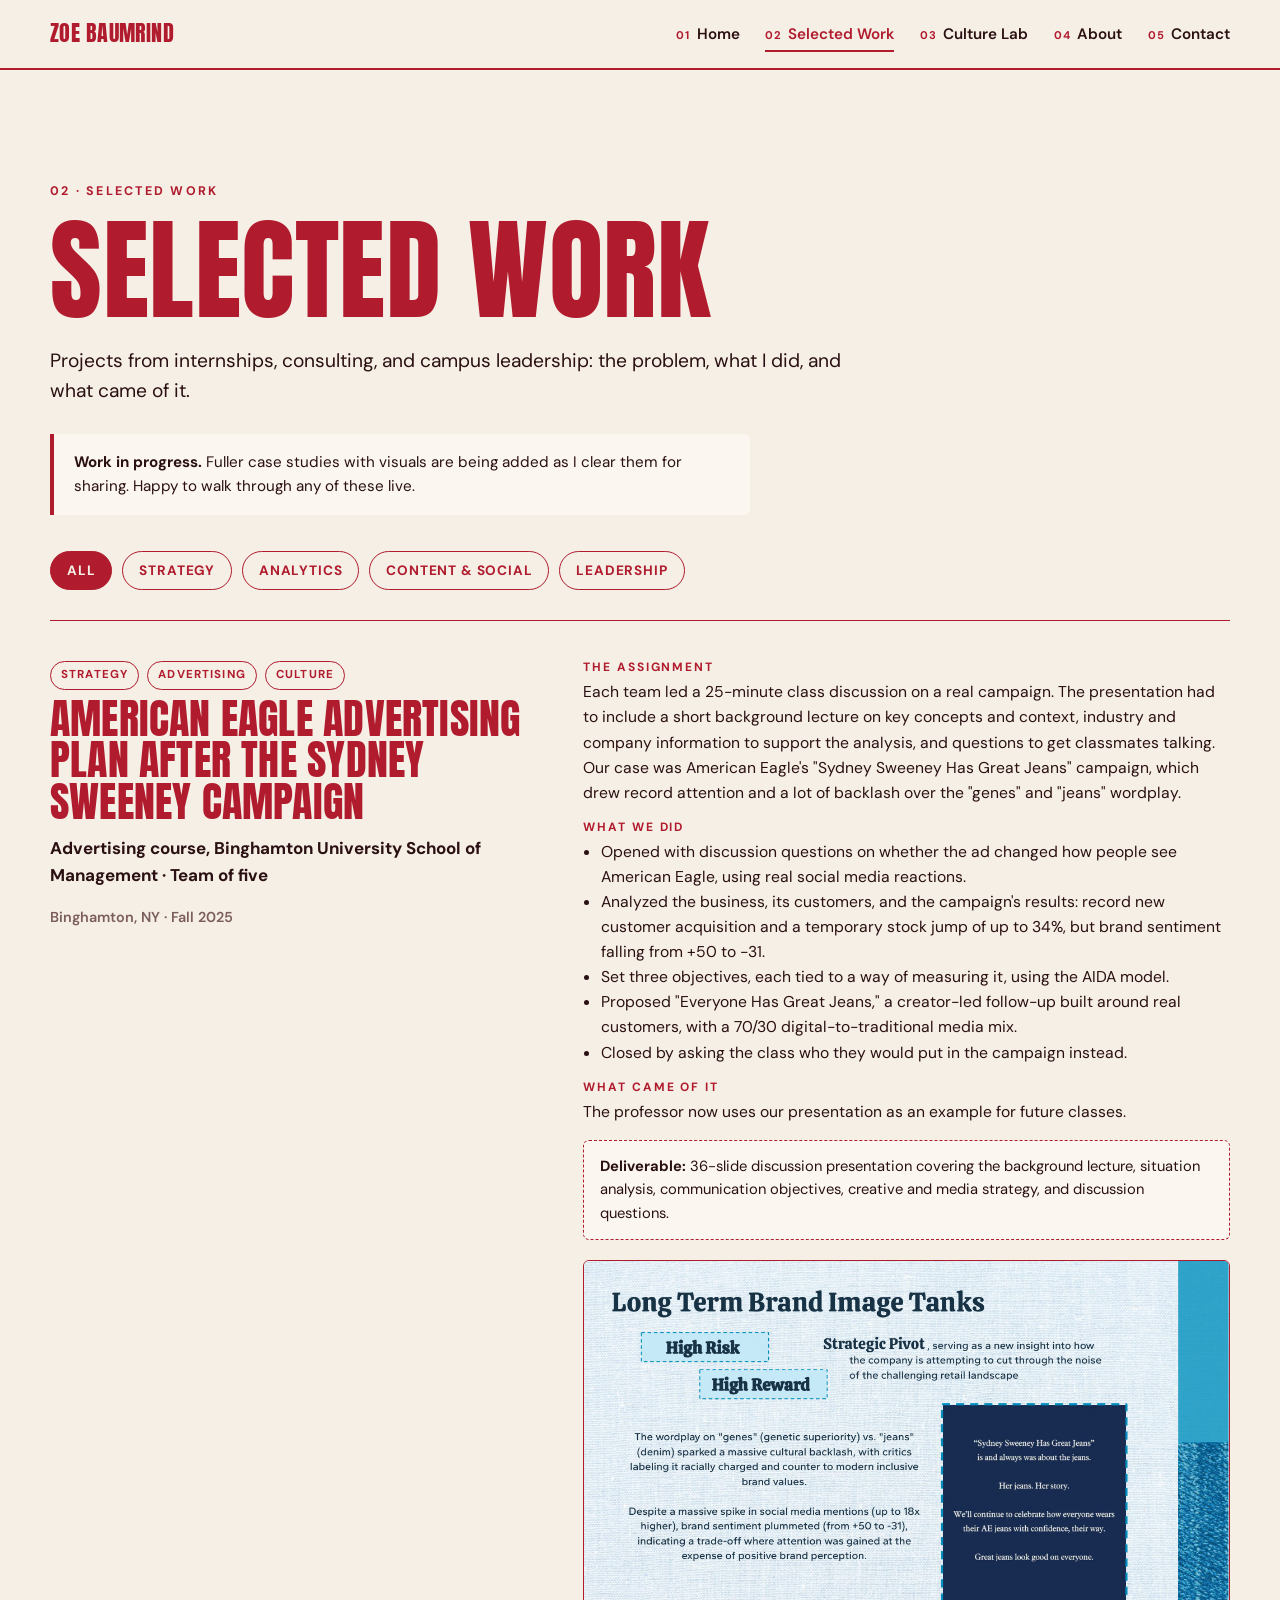
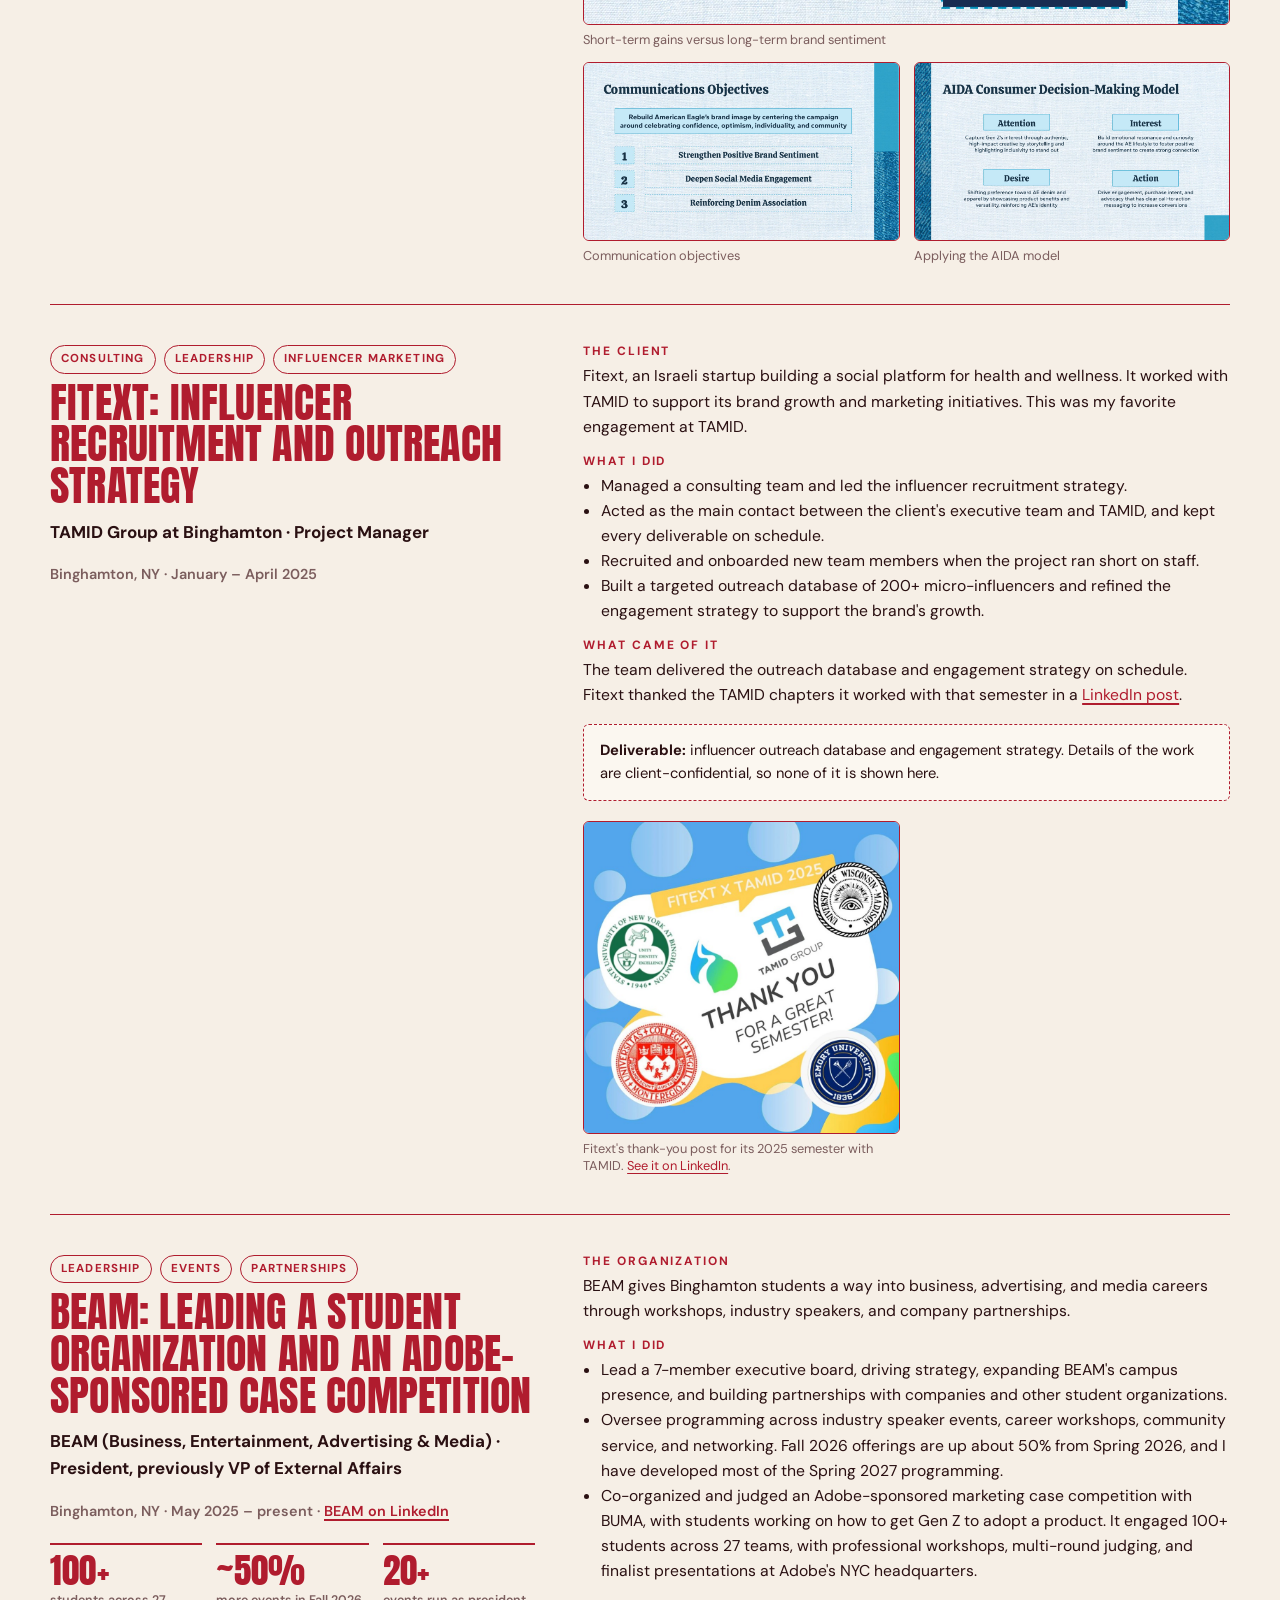
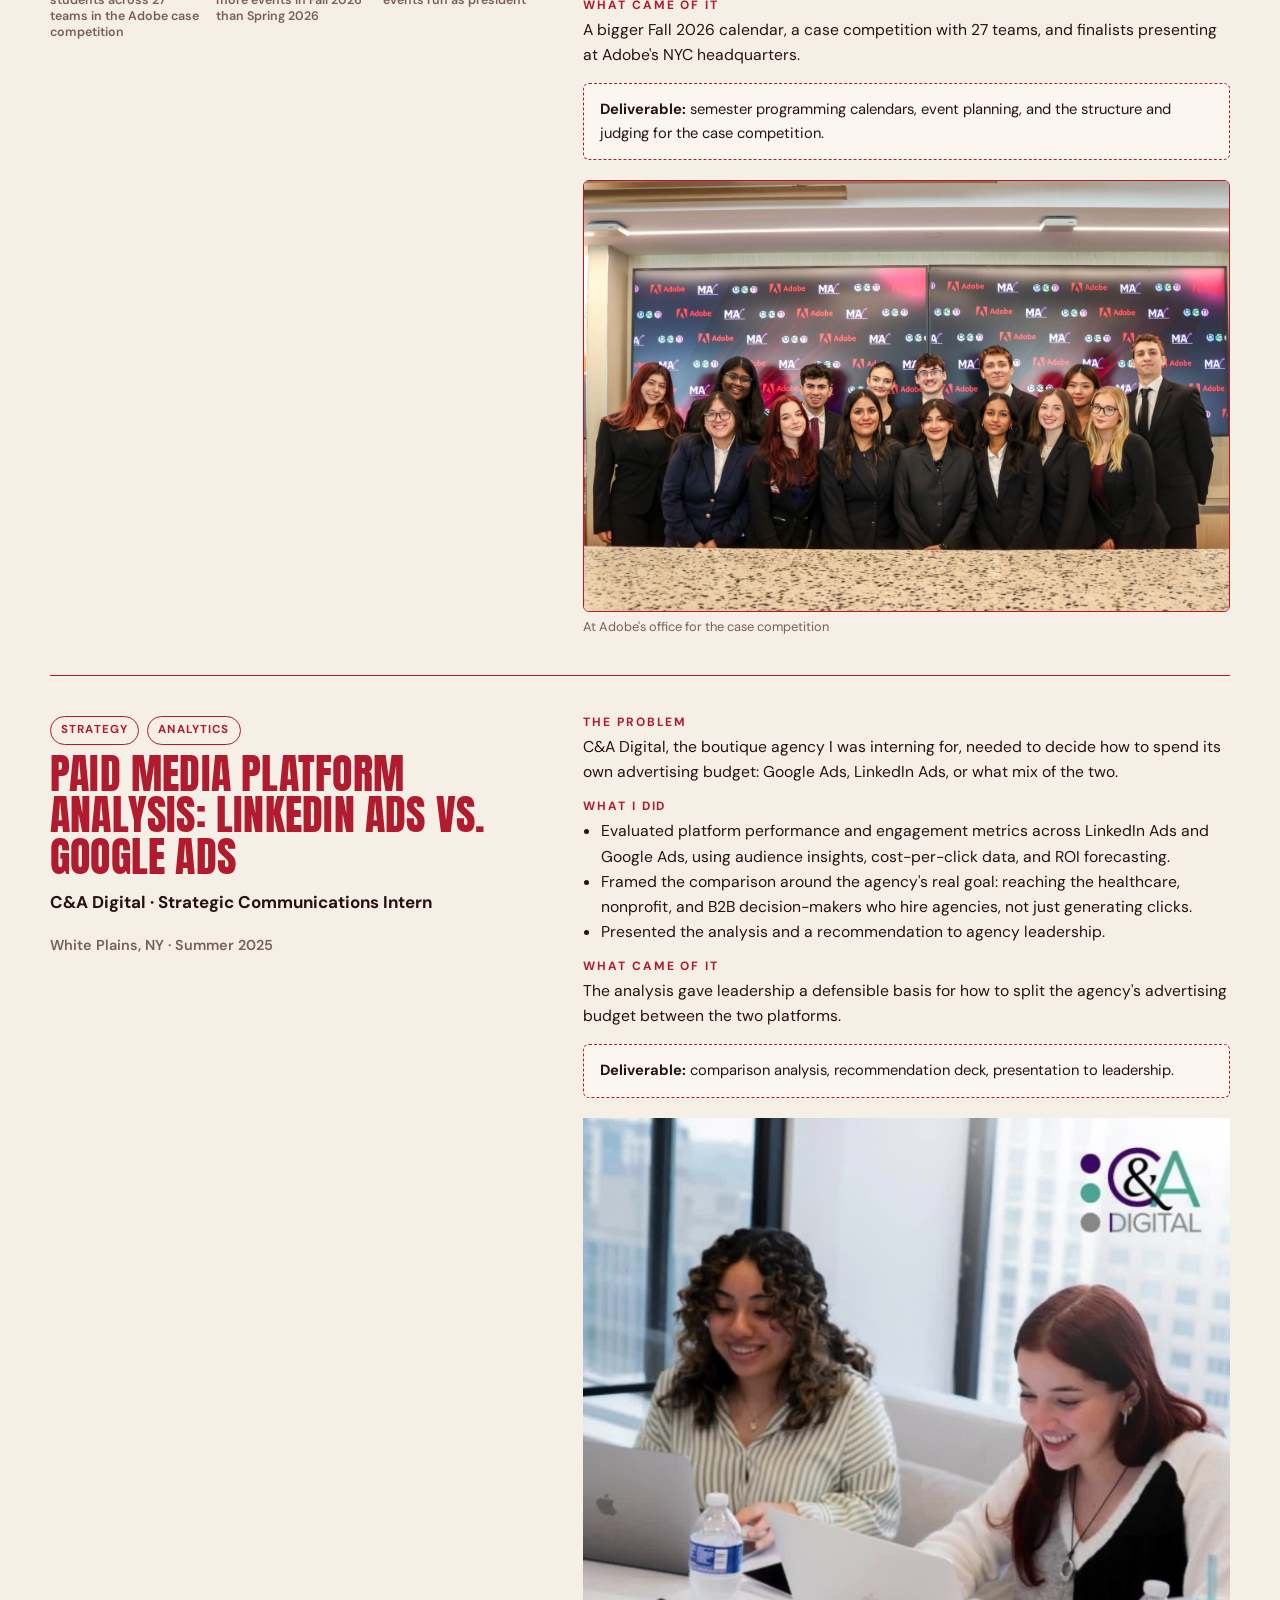
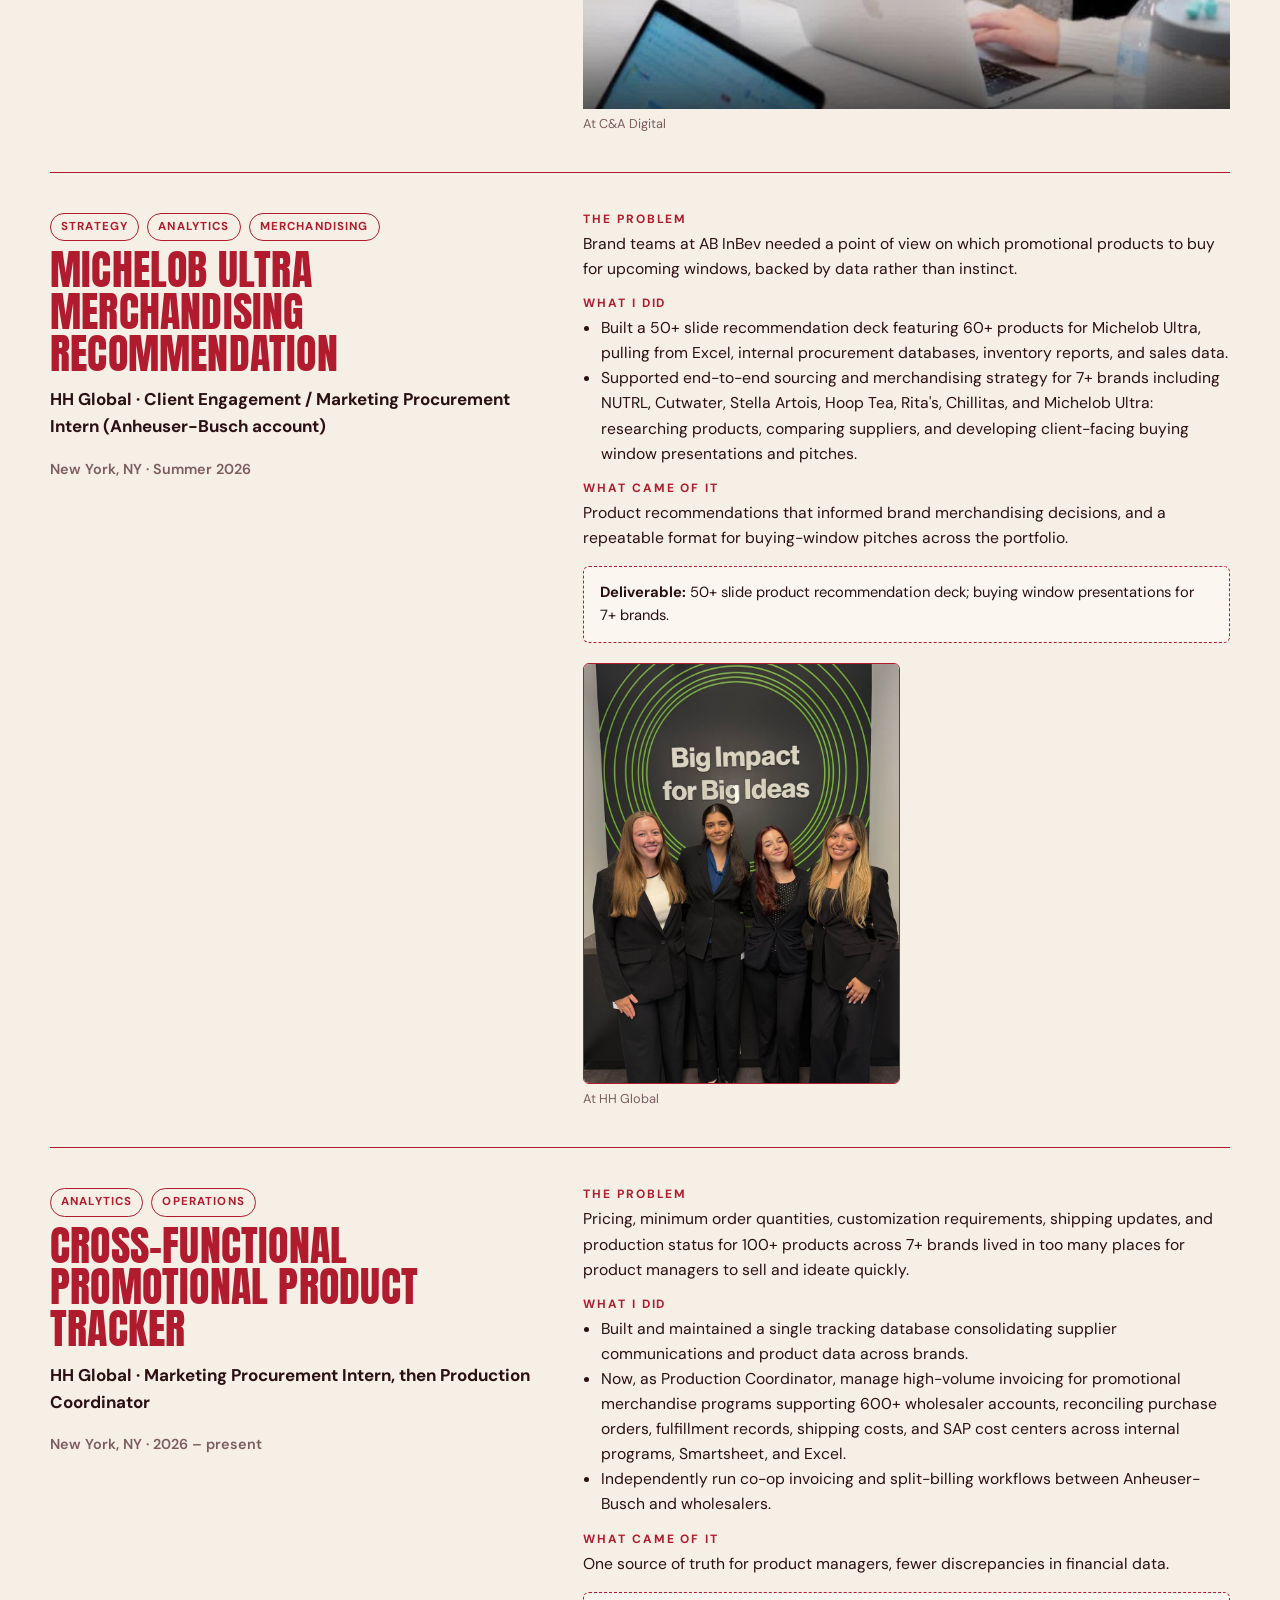
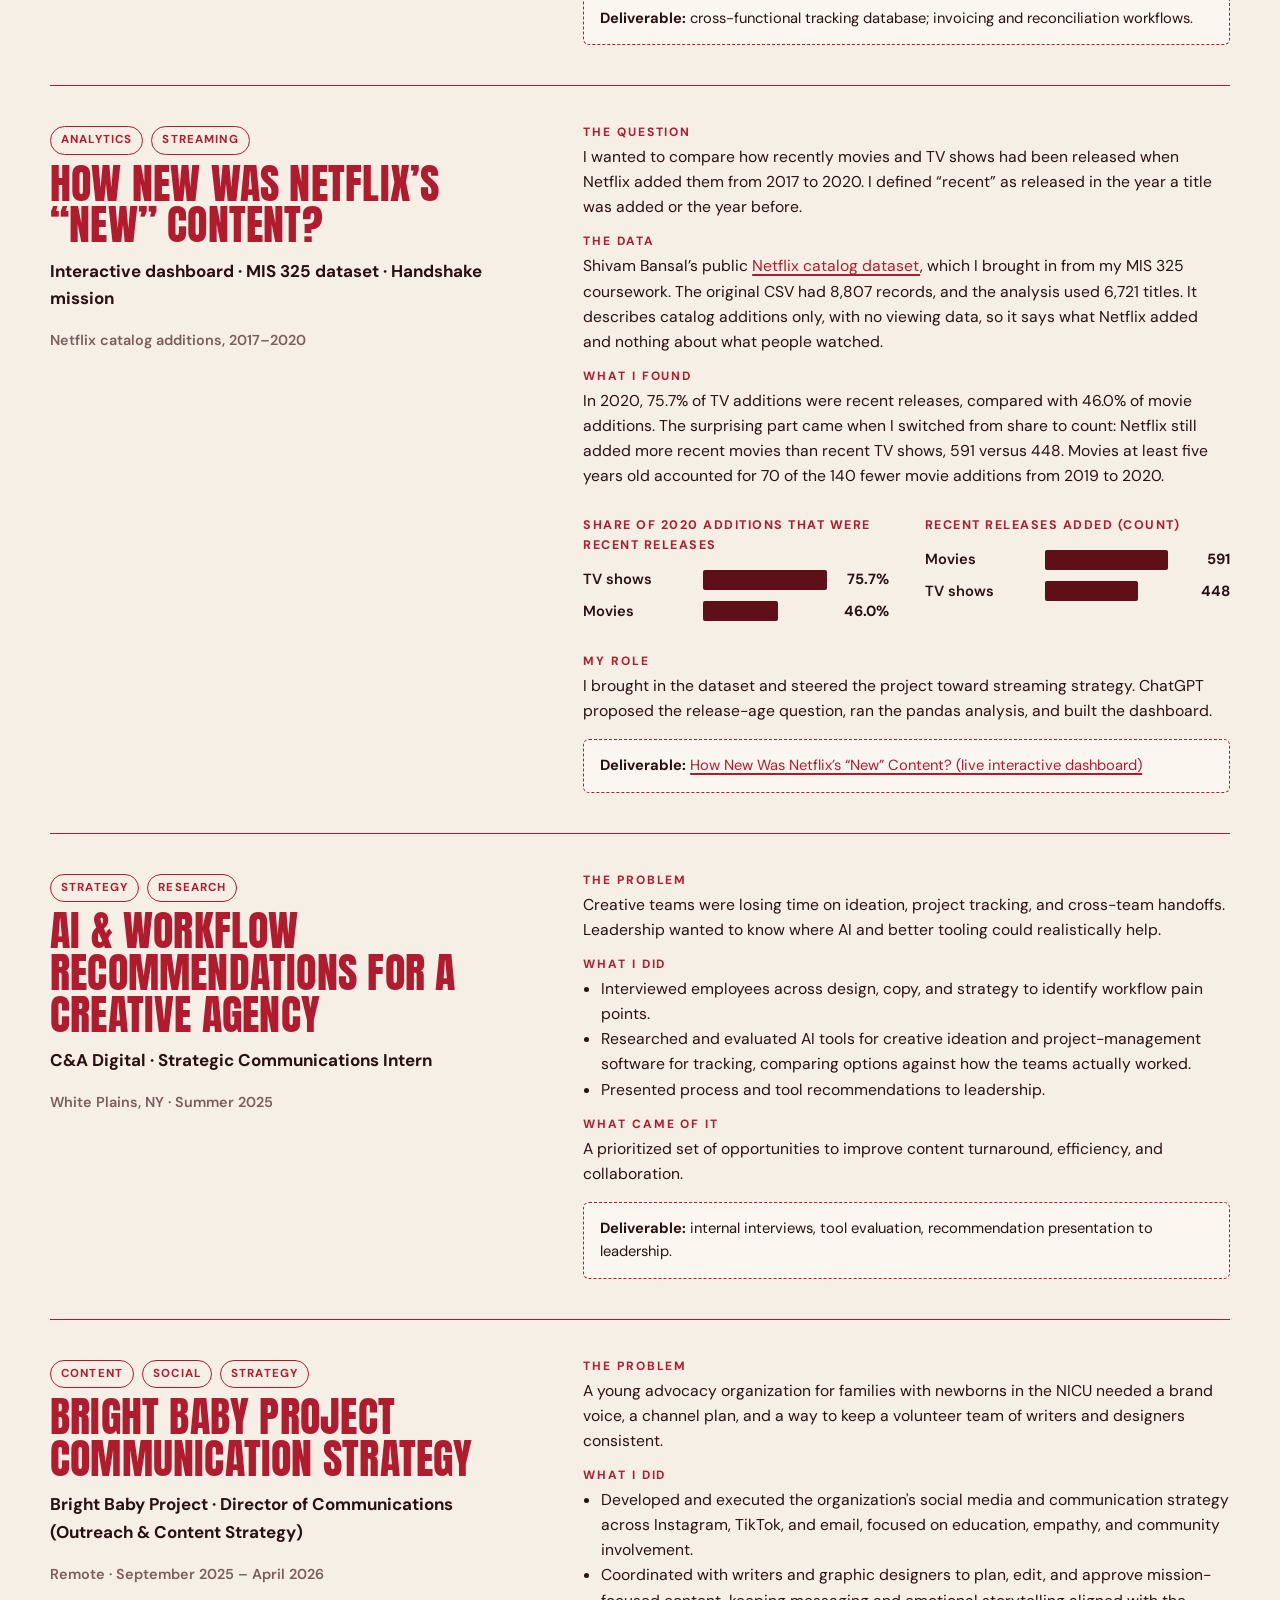
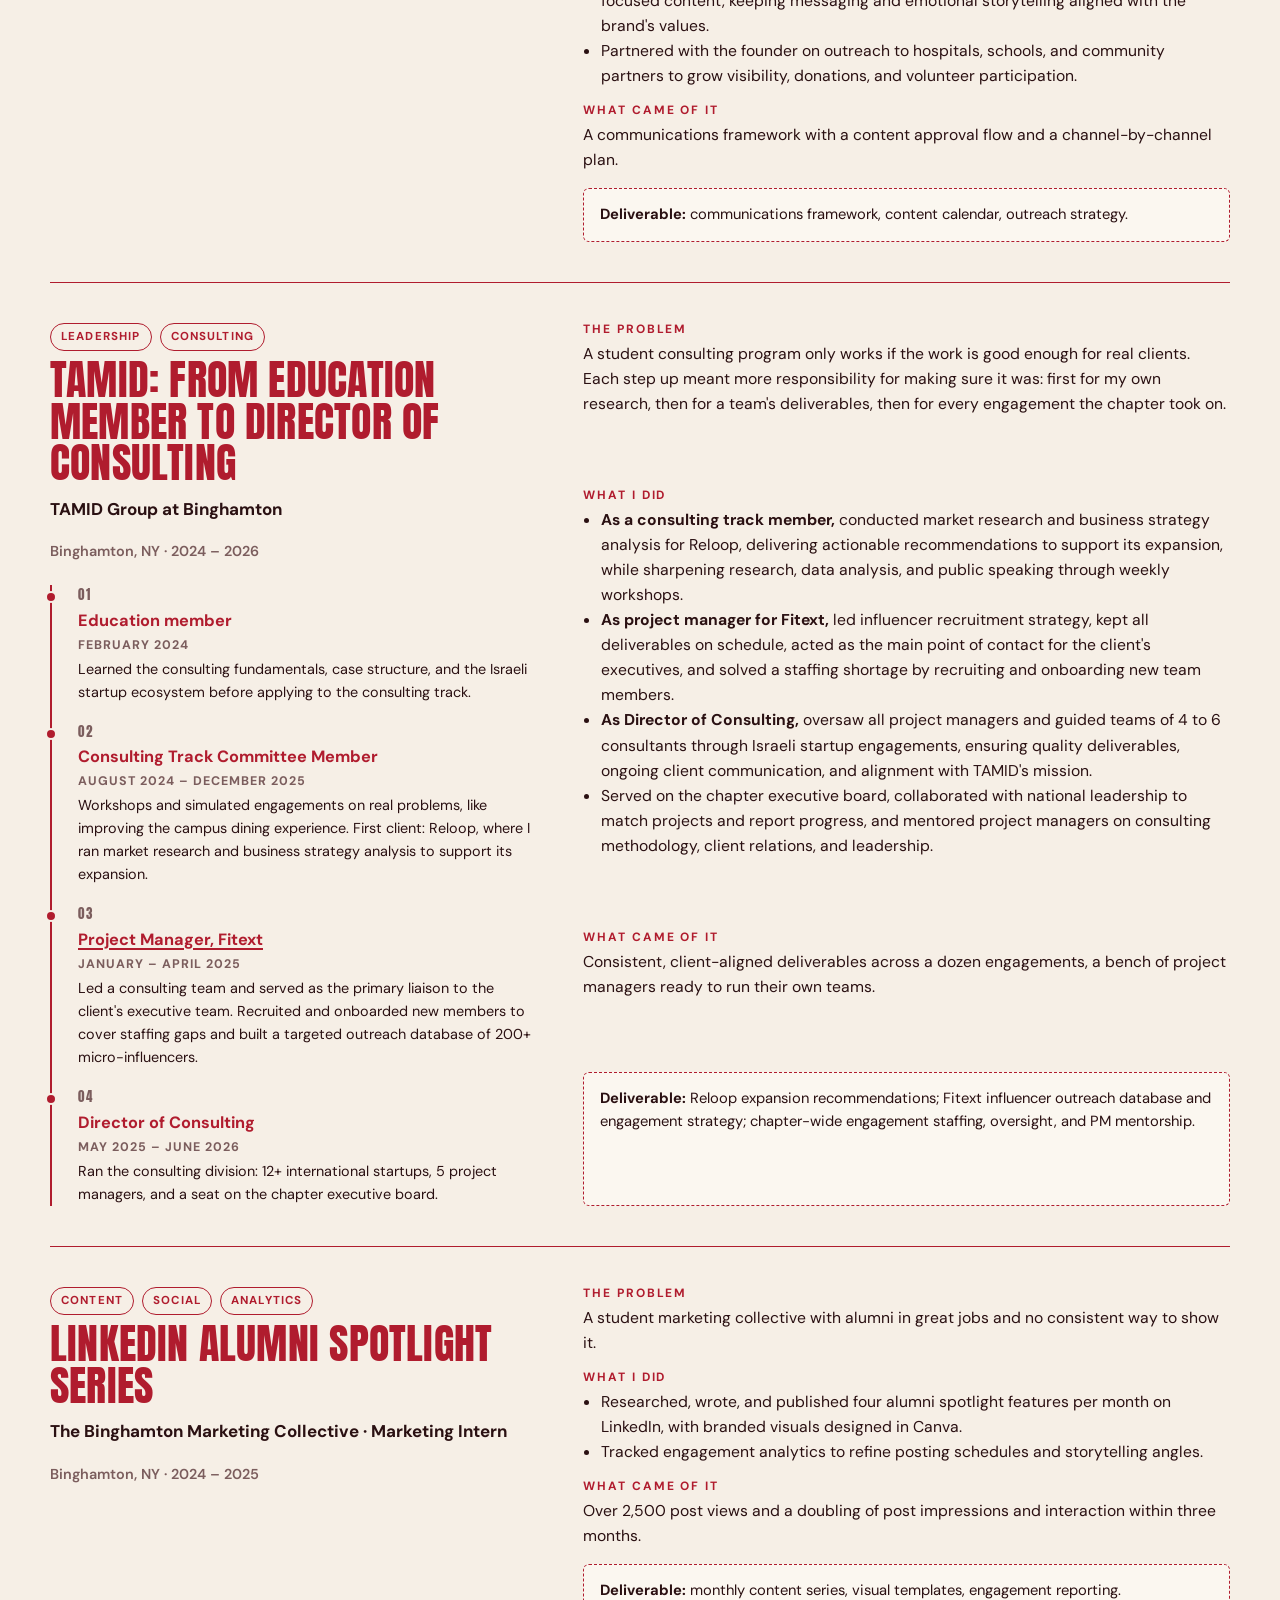
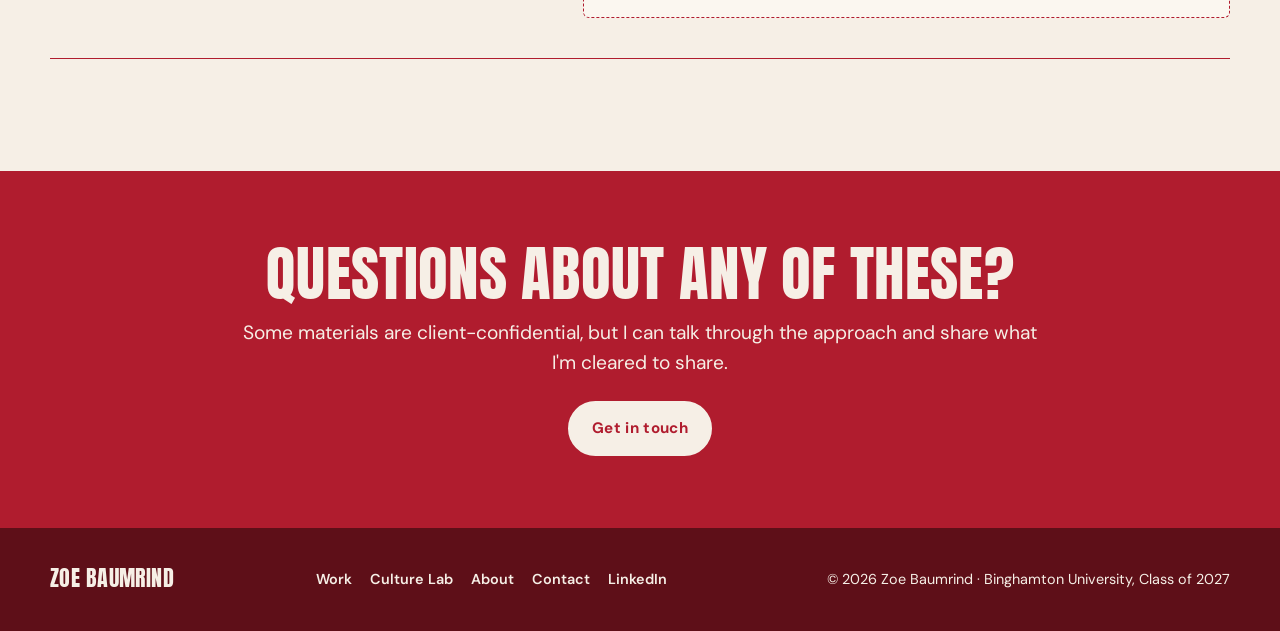
<file: work.html>
<!DOCTYPE html>
<html lang="en">
<head>
  <meta charset="utf-8">
  <meta name="viewport" content="width=device-width, initial-scale=1">
  <title>Selected Work — Zoe Baumrind</title>
  <meta name="description" content="Strategy, analytics, content, and leadership projects from Zoe Baumrind's internships, consulting work, and campus leadership.">
  <link rel="icon" href="data:image/svg+xml,%3Csvg xmlns='http://www.w3.org/2000/svg' viewBox='0 0 64 64'%3E%3Crect width='64' height='64' rx='8' fill='%23b01c2e'/%3E%3Ctext x='32' y='46' font-family='Impact,Arial Narrow,sans-serif' font-size='40' text-anchor='middle' fill='%23f6efe6'%3EZ%3C/text%3E%3C/svg%3E">
  <link rel="preconnect" href="https://fonts.googleapis.com">
  <link rel="preconnect" href="https://fonts.gstatic.com" crossorigin>
  <link href="https://fonts.googleapis.com/css2?family=Anton&family=DM+Sans:wght@400;500;600;700&family=Instrument+Serif:ital@1&display=swap" rel="stylesheet">
  <link rel="stylesheet" href="assets/css/style.css?v=2026112402324">
</head>
<body>

<header class="site-header">
  <div class="wrap">
    <a class="brand" href="index.html">Zoe Baumrind</a>
    <button class="nav-toggle" aria-expanded="false" aria-controls="site-nav">Menu</button>
    <nav class="site-nav" id="site-nav" aria-label="Primary">
      <ul>
        <li><a href="index.html"><span class="num">01</span> Home</a></li>
        <li><a href="work.html"><span class="num">02</span> Selected Work</a></li>
        <li><a href="culture-lab.html"><span class="num">03</span> Culture Lab</a></li>
        <li><a href="about.html"><span class="num">04</span> About</a></li>
        <li><a href="contact.html"><span class="num">05</span> Contact</a></li>
      </ul>
    </nav>
  </div>
</header>

<main>
  <section class="section">
    <div class="wrap">
      <p class="eyebrow">02 · Selected Work</p>
      <h1 class="display" style="font-size: clamp(3rem, 9vw, 7rem); color: var(--red); margin: 10px 0 20px;">Selected Work</h1>
      <p class="lede">Projects from internships, consulting, and campus leadership: the problem, what I did, and what came of it.</p>

      <div class="note" style="margin: 28px 0 36px; max-width: 70ch;">
        <strong>Work in progress.</strong> Fuller case studies with visuals are being added as I clear them for sharing. Happy to walk through any of these live.
      </div>

      <div class="filters" role="group" aria-label="Filter projects">
        <button class="filter-btn" data-filter="all" aria-pressed="true">All</button>
        <button class="filter-btn" data-filter="strategy" aria-pressed="false">Strategy</button>
        <button class="filter-btn" data-filter="analytics" aria-pressed="false">Analytics</button>
        <button class="filter-btn" data-filter="content" aria-pressed="false">Content &amp; Social</button>
        <button class="filter-btn" data-filter="leadership" aria-pressed="false">Leadership</button>
      </div>

      <!-- ===================== AEO ADVERTISING PLAN ===================== -->
      <article class="case" id="aeo-plan" data-tags="strategy content analytics">
        <div>
          <div class="tags"><span class="tag">Strategy</span><span class="tag">Advertising</span><span class="tag">Culture</span></div>
          <h3 class="display">American Eagle advertising plan after the Sydney Sweeney campaign</h3>
          <p class="org">Advertising course, Binghamton University School of Management · Team of five</p>
          <p class="when">Binghamton, NY · Fall 2025</p>
        </div>
        <div class="body">
          <div class="block"><h4>The assignment</h4><p>Each team led a 25-minute class discussion on a real campaign. The presentation had to include a short background lecture on key concepts and context, industry and company information to support the analysis, and questions to get classmates talking. Our case was American Eagle's "Sydney Sweeney Has Great Jeans" campaign, which drew record attention and a lot of backlash over the "genes" and "jeans" wordplay.</p></div>
          <div class="block"><h4>What we did</h4>
            <ul>
              <li>Opened with discussion questions on whether the ad changed how people see American Eagle, using real social media reactions.</li>
              <li>Analyzed the business, its customers, and the campaign's results: record new customer acquisition and a temporary stock jump of up to 34%, but brand sentiment falling from +50 to -31.</li>
              <li>Set three objectives, each tied to a way of measuring it, using the AIDA model.</li>
              <li>Proposed "Everyone Has Great Jeans," a creator-led follow-up built around real customers, with a 70/30 digital-to-traditional media mix.</li>
              <li>Closed by asking the class who they would put in the campaign instead.</li>
            </ul>
          </div>
          <div class="block"><h4>What came of it</h4><p>The professor now uses our presentation as an example for future classes.</p></div>
          <div class="deliverable"><strong>Deliverable:</strong> 36-slide discussion presentation covering the background lecture, situation analysis, communication objectives, creative and media strategy, and discussion questions.</div>
          <div class="case-media">
            <figure>
              <a href="assets/img/work/aeo-long-term.jpg" target="_blank" rel="noopener"><img src="assets/img/work/aeo-long-term.jpg" alt="Slide: Long Term Brand Image Tanks, showing the high-risk, high-reward tradeoff and the drop in brand sentiment" loading="lazy" width="1152" height="648"></a>
              <figcaption>Short-term gains versus long-term brand sentiment</figcaption>
            </figure>
            <figure>
              <a href="assets/img/work/aeo-objectives.jpg" target="_blank" rel="noopener"><img src="assets/img/work/aeo-objectives.jpg" alt="Slide: Communications Objectives, listing strengthen positive brand sentiment, deepen social media engagement, and reinforce the denim association" loading="lazy" width="1152" height="648"></a>
              <figcaption>Communication objectives</figcaption>
            </figure>
            <figure>
              <a href="assets/img/work/aeo-aida.jpg" target="_blank" rel="noopener"><img src="assets/img/work/aeo-aida.jpg" alt="Slide: AIDA consumer decision-making model with attention, interest, desire, and action" loading="lazy" width="1152" height="648"></a>
              <figcaption>Applying the AIDA model</figcaption>
            </figure>
          </div>
        </div>
      </article>

      <!-- ===================== FITEXT ===================== -->
      <article class="case" id="fitext" data-tags="strategy leadership content">
        <div>
          <div class="tags"><span class="tag">Consulting</span><span class="tag">Leadership</span><span class="tag">Influencer marketing</span></div>
          <h3 class="display">Fitext: influencer recruitment and outreach strategy</h3>
          <p class="org">TAMID Group at Binghamton · Project Manager</p>
          <p class="when">Binghamton, NY · January – April 2025</p>
        </div>
        <div class="body">
          <div class="block"><h4>The client</h4><p>Fitext, an Israeli startup building a social platform for health and wellness. It worked with TAMID to support its brand growth and marketing initiatives. This was my favorite engagement at TAMID.</p></div>
          <div class="block"><h4>What I did</h4>
            <ul>
              <li>Managed a consulting team and led the influencer recruitment strategy.</li>
              <li>Acted as the main contact between the client's executive team and TAMID, and kept every deliverable on schedule.</li>
              <li>Recruited and onboarded new team members when the project ran short on staff.</li>
              <li>Built a targeted outreach database of 200+ micro-influencers and refined the engagement strategy to support the brand's growth.</li>
            </ul>
          </div>
          <div class="block"><h4>What came of it</h4><p>The team delivered the outreach database and engagement strategy on schedule. Fitext thanked the TAMID chapters it worked with that semester in a <a href="https://www.linkedin.com/feed/update/urn:li:activity:7330583039187505153/" target="_blank" rel="noopener">LinkedIn post</a>.</p></div>
          <div class="deliverable"><strong>Deliverable:</strong> influencer outreach database and engagement strategy. Details of the work are client-confidential, so none of it is shown here.</div>
          <div class="case-media">
            <figure class="square">
              <a href="assets/img/work/fitext-tamid-2025.jpg" target="_blank" rel="noopener"><img src="assets/img/work/fitext-tamid-2025.jpg" alt="Fitext x TAMID 2025 thank-you graphic with the Fitext and TAMID Group logos and university seals for Binghamton, Wisconsin-Madison, McGill, and Emory" loading="lazy" width="900" height="890"></a>
              <figcaption>Fitext's thank-you post for its 2025 semester with TAMID. <a href="https://www.linkedin.com/feed/update/urn:li:activity:7330583039187505153/" target="_blank" rel="noopener">See it on LinkedIn</a>.</figcaption>
            </figure>
          </div>
        </div>
      </article>

      <!-- ===================== BEAM ===================== -->
      <article class="case" id="beam" data-tags="leadership strategy">
        <div>
          <div class="tags"><span class="tag">Leadership</span><span class="tag">Events</span><span class="tag">Partnerships</span></div>
          <h3 class="display">BEAM: leading a student organization and an Adobe-sponsored case competition</h3>
          <p class="org">BEAM (Business, Entertainment, Advertising &amp; Media) · President, previously VP of External Affairs</p>
          <p class="when">Binghamton, NY · May 2025 – present · <a href="https://www.linkedin.com/company/b-e-a-m-business-entertainment-advertising-media/" target="_blank" rel="noopener">BEAM on LinkedIn</a></p>
          <div class="case-stats">
            <div><span class="n display">100+</span><span class="l">students across 27 teams in the Adobe case competition</span></div>
            <div><span class="n display">~50%</span><span class="l">more events in Fall 2026 than Spring 2026</span></div>
            <div><span class="n display">20+</span><span class="l">events run as president</span></div>
          </div>
        </div>
        <div class="body">
          <div class="block"><h4>The organization</h4><p>BEAM gives Binghamton students a way into business, advertising, and media careers through workshops, industry speakers, and company partnerships.</p></div>
          <div class="block"><h4>What I did</h4>
            <ul>
              <li>Lead a 7-member executive board, driving strategy, expanding BEAM's campus presence, and building partnerships with companies and other student organizations.</li>
              <li>Oversee programming across industry speaker events, career workshops, community service, and networking. Fall 2026 offerings are up about 50% from Spring 2026, and I have developed most of the Spring 2027 programming.</li>
              <li>Co-organized and judged an Adobe-sponsored marketing case competition with BUMA, with students working on how to get Gen Z to adopt a product. It engaged 100+ students across 27 teams, with professional workshops, multi-round judging, and finalist presentations at Adobe's NYC headquarters.</li>
            </ul>
          </div>
          <div class="block"><h4>What came of it</h4><p>A bigger Fall 2026 calendar, a case competition with 27 teams, and finalists presenting at Adobe's NYC headquarters.</p></div>
          <div class="deliverable"><strong>Deliverable:</strong> semester programming calendars, event planning, and the structure and judging for the case competition.</div>
          <div class="case-media">
            <figure>
              <a href="assets/img/work/beam-adobe.jpg" target="_blank" rel="noopener"><img src="assets/img/work/beam-adobe.jpg" alt="A group of students in business attire standing in front of an Adobe-branded backdrop" loading="lazy" width="1600" height="1066"></a>
              <figcaption>At Adobe's office for the case competition</figcaption>
            </figure>
          </div>
        </div>
      </article>

      <!-- ===================== CASE 01 ===================== -->
      <article class="case" id="paid-media" data-tags="strategy analytics">
        <div>
          <div class="tags"><span class="tag">Strategy</span><span class="tag">Analytics</span></div>
          <h3 class="display">Paid media platform analysis: LinkedIn Ads vs. Google Ads</h3>
          <p class="org">C&amp;A Digital · Strategic Communications Intern</p>
          <p class="when">White Plains, NY · Summer 2025</p>
        </div>
        <div class="body">
          <div class="block"><h4>The problem</h4><p>C&amp;A Digital, the boutique agency I was interning for, needed to decide how to spend its own advertising budget: Google Ads, LinkedIn Ads, or what mix of the two.</p></div>
          <div class="block"><h4>What I did</h4>
            <ul>
              <li>Evaluated platform performance and engagement metrics across LinkedIn Ads and Google Ads, using audience insights, cost-per-click data, and ROI forecasting.</li>
              <li>Framed the comparison around the agency's real goal: reaching the healthcare, nonprofit, and B2B decision-makers who hire agencies, not just generating clicks.</li>
              <li>Presented the analysis and a recommendation to agency leadership.</li>
            </ul>
          </div>
          <div class="block"><h4>What came of it</h4><p>The analysis gave leadership a defensible basis for how to split the agency's advertising budget between the two platforms.</p></div>
          <div class="deliverable"><strong>Deliverable:</strong> comparison analysis, recommendation deck, presentation to leadership.</div>
          <div class="case-media">
            <figure>
              <img src="assets/img/work/ca-digital.jpg" alt="Two colleagues smiling and working on laptops at a table, with the C&A Digital logo in the corner" loading="lazy" width="626" height="572">
              <figcaption>At C&amp;A Digital</figcaption>
            </figure>
          </div>
        </div>
      </article>

      <!-- ===================== CASE 02 ===================== -->
      <article class="case" id="michelob" data-tags="strategy analytics">
        <div>
          <div class="tags"><span class="tag">Strategy</span><span class="tag">Analytics</span><span class="tag">Merchandising</span></div>
          <h3 class="display">Michelob Ultra merchandising recommendation</h3>
          <p class="org">HH Global · Client Engagement / Marketing Procurement Intern (Anheuser-Busch account)</p>
          <p class="when">New York, NY · Summer 2026</p>
        </div>
        <div class="body">
          <div class="block"><h4>The problem</h4><p>Brand teams at AB InBev needed a point of view on which promotional products to buy for upcoming windows, backed by data rather than instinct.</p></div>
          <div class="block"><h4>What I did</h4>
            <ul>
              <li>Built a 50+ slide recommendation deck featuring 60+ products for Michelob Ultra, pulling from Excel, internal procurement databases, inventory reports, and sales data.</li>
              <li>Supported end-to-end sourcing and merchandising strategy for 7+ brands including NUTRL, Cutwater, Stella Artois, Hoop Tea, Rita's, Chillitas, and Michelob Ultra: researching products, comparing suppliers, and developing client-facing buying window presentations and pitches.</li>
            </ul>
          </div>
          <div class="block"><h4>What came of it</h4><p>Product recommendations that informed brand merchandising decisions, and a repeatable format for buying-window pitches across the portfolio.</p></div>
          <div class="deliverable"><strong>Deliverable:</strong> 50+ slide product recommendation deck; buying window presentations for 7+ brands.</div>
          <div class="case-media">
            <figure class="portrait">
              <a href="assets/img/work/hh-global.jpg" target="_blank" rel="noopener"><img src="assets/img/work/hh-global.jpg" alt="Four students in business attire smiling in front of a wall that reads Big Impact for Big Ideas" loading="lazy" width="900" height="1200"></a>
              <figcaption>At HH Global</figcaption>
            </figure>
          </div>
        </div>
      </article>

      <!-- ===================== CASE 03 ===================== -->
      <article class="case" id="tracking" data-tags="analytics">
        <div>
          <div class="tags"><span class="tag">Analytics</span><span class="tag">Operations</span></div>
          <h3 class="display">Cross-functional promotional product tracker</h3>
          <p class="org">HH Global · Marketing Procurement Intern, then Production Coordinator</p>
          <p class="when">New York, NY · 2026 – present</p>
        </div>
        <div class="body">
          <div class="block"><h4>The problem</h4><p>Pricing, minimum order quantities, customization requirements, shipping updates, and production status for 100+ products across 7+ brands lived in too many places for product managers to sell and ideate quickly.</p></div>
          <div class="block"><h4>What I did</h4>
            <ul>
              <li>Built and maintained a single tracking database consolidating supplier communications and product data across brands.</li>
              <li>Now, as Production Coordinator, manage high-volume invoicing for promotional merchandise programs supporting 600+ wholesaler accounts, reconciling purchase orders, fulfillment records, shipping costs, and SAP cost centers across internal programs, Smartsheet, and Excel.</li>
              <li>Independently run co-op invoicing and split-billing workflows between Anheuser-Busch and wholesalers.</li>
            </ul>
          </div>
          <div class="block"><h4>What came of it</h4><p>One source of truth for product managers, fewer discrepancies in financial data.</p></div>
          <div class="deliverable"><strong>Deliverable:</strong> cross-functional tracking database; invoicing and reconciliation workflows.</div>
        </div>
      </article>

      <!-- ===================== NETFLIX CATALOG DASHBOARD ===================== -->
      <article class="case" id="netflix-dashboard" data-tags="analytics strategy">
        <div>
          <div class="tags"><span class="tag">Analytics</span><span class="tag">Streaming</span></div>
          <h3 class="display">How new was Netflix&rsquo;s &ldquo;new&rdquo; content?</h3>
          <p class="org">Interactive dashboard · MIS 325 dataset · Handshake mission</p>
          <p class="when">Netflix catalog additions, 2017&ndash;2020</p>
        </div>
        <div class="body">
          <div class="block"><h4>The question</h4><p>I wanted to compare how recently movies and TV shows had been released when Netflix added them from 2017 to 2020. I defined &ldquo;recent&rdquo; as released in the year a title was added or the year before.</p></div>
          <div class="block"><h4>The data</h4><p>Shivam Bansal&rsquo;s public <a href="https://www.kaggle.com/datasets/shivamb/netflix-shows" target="_blank" rel="noopener">Netflix catalog dataset</a>, which I brought in from my MIS 325 coursework. The original CSV had 8,807 records, and the analysis used 6,721 titles. It describes catalog additions only, with no viewing data, so it says what Netflix added and nothing about what people watched.</p></div>
          <div class="block"><h4>What I found</h4>
            <p>In 2020, 75.7% of TV additions were recent releases, compared with 46.0% of movie additions. The surprising part came when I switched from share to count: Netflix still added more recent movies than recent TV shows, 591 versus 448. Movies at least five years old accounted for 70 of the 140 fewer movie additions from 2019 to 2020.</p>
            <div class="bars">
              <figure>
                <figcaption>Share of 2020 additions that were recent releases</figcaption>
                <div class="bar-row"><span class="bar-label">TV shows</span><span class="bar" style="--w:100%"></span><span class="bar-val">75.7%</span></div>
                <div class="bar-row"><span class="bar-label">Movies</span><span class="bar" style="--w:60.8%"></span><span class="bar-val">46.0%</span></div>
              </figure>
              <figure>
                <figcaption>Recent releases added (count)</figcaption>
                <div class="bar-row"><span class="bar-label">Movies</span><span class="bar" style="--w:100%"></span><span class="bar-val">591</span></div>
                <div class="bar-row"><span class="bar-label">TV shows</span><span class="bar" style="--w:75.8%"></span><span class="bar-val">448</span></div>
              </figure>
            </div>
          </div>
          <div class="block"><h4>My role</h4><p>I brought in the dataset and steered the project toward streaming strategy. ChatGPT proposed the release-age question, ran the pandas analysis, and built the dashboard.</p></div>
          <div class="deliverable"><strong>Deliverable:</strong> <a href="https://what-netflix-added.stormyscarf15.chatgpt.site/" target="_blank" rel="noopener">How New Was Netflix&rsquo;s &ldquo;New&rdquo; Content? (live interactive dashboard)</a></div>
        </div>
      </article>

      <!-- ===================== CASE 04 ===================== -->
      <article class="case" id="ai-workflow" data-tags="strategy">
        <div>
          <div class="tags"><span class="tag">Strategy</span><span class="tag">Research</span></div>
          <h3 class="display">AI &amp; workflow recommendations for a creative agency</h3>
          <p class="org">C&amp;A Digital · Strategic Communications Intern</p>
          <p class="when">White Plains, NY · Summer 2025</p>
        </div>
        <div class="body">
          <div class="block"><h4>The problem</h4><p>Creative teams were losing time on ideation, project tracking, and cross-team handoffs. Leadership wanted to know where AI and better tooling could realistically help.</p></div>
          <div class="block"><h4>What I did</h4>
            <ul>
              <li>Interviewed employees across design, copy, and strategy to identify workflow pain points.</li>
              <li>Researched and evaluated AI tools for creative ideation and project-management software for tracking, comparing options against how the teams actually worked.</li>
              <li>Presented process and tool recommendations to leadership.</li>
            </ul>
          </div>
          <div class="block"><h4>What came of it</h4><p>A prioritized set of opportunities to improve content turnaround, efficiency, and collaboration.</p></div>
          <div class="deliverable"><strong>Deliverable:</strong> internal interviews, tool evaluation, recommendation presentation to leadership.</div>
        </div>
      </article>

      <!-- ===================== CASE 05 ===================== -->
      <article class="case" id="bright-baby" data-tags="content strategy">
        <div>
          <div class="tags"><span class="tag">Content</span><span class="tag">Social</span><span class="tag">Strategy</span></div>
          <h3 class="display">Bright Baby Project communication strategy</h3>
          <p class="org">Bright Baby Project · Director of Communications (Outreach &amp; Content Strategy)</p>
          <p class="when">Remote · September 2025 – April 2026</p>
        </div>
        <div class="body">
          <div class="block"><h4>The problem</h4><p>A young advocacy organization for families with newborns in the NICU needed a brand voice, a channel plan, and a way to keep a volunteer team of writers and designers consistent.</p></div>
          <div class="block"><h4>What I did</h4>
            <ul>
              <li>Developed and executed the organization's social media and communication strategy across Instagram, TikTok, and email, focused on education, empathy, and community involvement.</li>
              <li>Coordinated with writers and graphic designers to plan, edit, and approve mission-focused content, keeping messaging and emotional storytelling aligned with the brand's values.</li>
              <li>Partnered with the founder on outreach to hospitals, schools, and community partners to grow visibility, donations, and volunteer participation.</li>
            </ul>
          </div>
          <div class="block"><h4>What came of it</h4><p>A communications framework with a content approval flow and a channel-by-channel plan.</p></div>
          <div class="deliverable"><strong>Deliverable:</strong> communications framework, content calendar, outreach strategy.</div>
        </div>
      </article>

      <!-- ===================== CASE 06 ===================== -->
      <article class="case" id="tamid" data-tags="leadership strategy">
        <div>
          <div class="tags"><span class="tag">Leadership</span><span class="tag">Consulting</span></div>
          <h3 class="display">TAMID: from education member to Director of Consulting</h3>
          <p class="org">TAMID Group at Binghamton</p>
          <p class="when">Binghamton, NY · 2024 – 2026</p>
          <ol class="ladder">
            <li><span class="step">01</span><strong>Education member</strong><span class="dates">February 2024</span><span class="desc">Learned the consulting fundamentals, case structure, and the Israeli startup ecosystem before applying to the consulting track.</span></li>
            <li><span class="step">02</span><strong>Consulting Track Committee Member</strong><span class="dates">August 2024 – December 2025</span><span class="desc">Workshops and simulated engagements on real problems, like improving the campus dining experience. First client: Reloop, where I ran market research and business strategy analysis to support its expansion.</span></li>
            <li><span class="step">03</span><strong><a href="#fitext">Project Manager, Fitext</a></strong><span class="dates">January – April 2025</span><span class="desc">Led a consulting team and served as the primary liaison to the client's executive team. Recruited and onboarded new members to cover staffing gaps and built a targeted outreach database of 200+ micro-influencers.</span></li>
            <li><span class="step">04</span><strong>Director of Consulting</strong><span class="dates">May 2025 – June 2026</span><span class="desc">Ran the consulting division: 12+ international startups, 5 project managers, and a seat on the chapter executive board.</span></li>
          </ol>
        </div>
        <div class="body">
          <div class="block"><h4>The problem</h4><p>A student consulting program only works if the work is good enough for real clients. Each step up meant more responsibility for making sure it was: first for my own research, then for a team's deliverables, then for every engagement the chapter took on.</p></div>
          <div class="block"><h4>What I did</h4>
            <ul>
              <li><strong>As a consulting track member,</strong> conducted market research and business strategy analysis for Reloop, delivering actionable recommendations to support its expansion, while sharpening research, data analysis, and public speaking through weekly workshops.</li>
              <li><strong>As project manager for Fitext,</strong> led influencer recruitment strategy, kept all deliverables on schedule, acted as the main point of contact for the client's executives, and solved a staffing shortage by recruiting and onboarding new team members.</li>
              <li><strong>As Director of Consulting,</strong> oversaw all project managers and guided teams of 4 to 6 consultants through Israeli startup engagements, ensuring quality deliverables, ongoing client communication, and alignment with TAMID's mission.</li>
              <li>Served on the chapter executive board, collaborated with national leadership to match projects and report progress, and mentored project managers on consulting methodology, client relations, and leadership.</li>
            </ul>
          </div>
          <div class="block"><h4>What came of it</h4><p>Consistent, client-aligned deliverables across a dozen engagements, a bench of project managers ready to run their own teams.</p></div>
          <div class="deliverable"><strong>Deliverable:</strong> Reloop expansion recommendations; Fitext influencer outreach database and engagement strategy; chapter-wide engagement staffing, oversight, and PM mentorship.</div>
        </div>
      </article>


      <!-- ===================== CASE 09 ===================== -->
      <article class="case" id="tbmc" data-tags="content analytics">
        <div>
          <div class="tags"><span class="tag">Content</span><span class="tag">Social</span><span class="tag">Analytics</span></div>
          <h3 class="display">LinkedIn alumni spotlight series</h3>
          <p class="org">The Binghamton Marketing Collective · Marketing Intern</p>
          <p class="when">Binghamton, NY · 2024 – 2025</p>
        </div>
        <div class="body">
          <div class="block"><h4>The problem</h4><p>A student marketing collective with alumni in great jobs and no consistent way to show it.</p></div>
          <div class="block"><h4>What I did</h4>
            <ul>
              <li>Researched, wrote, and published four alumni spotlight features per month on LinkedIn, with branded visuals designed in Canva.</li>
              <li>Tracked engagement analytics to refine posting schedules and storytelling angles.</li>
            </ul>
          </div>
          <div class="block"><h4>What came of it</h4><p>Over 2,500 post views and a doubling of post impressions and interaction within three months.</p></div>
          <div class="deliverable"><strong>Deliverable:</strong> monthly content series, visual templates, engagement reporting.</div>
        </div>
      </article>

    </div>
  </section>

  <section class="section tight on-red">
    <div class="wrap" style="text-align:center;">
      <h2 class="display" style="font-size: clamp(2.2rem, 5vw, 3.8rem);">Questions about any of these?</h2>
      <p class="lede" style="margin: 14px auto 24px;">Some materials are client-confidential, but I can talk through the approach and share what I'm cleared to share.</p>
      <a class="btn" href="contact.html">Get in touch</a>
    </div>
  </section>
</main>

<footer class="site-footer">
  <div class="wrap">
    <a class="brand" href="index.html">Zoe Baumrind</a>
    <nav aria-label="Footer">
      <a href="work.html">Work</a><a href="culture-lab.html">Culture Lab</a><a href="about.html">About</a><a href="contact.html">Contact</a><a href="https://www.linkedin.com/in/zoebaumrind/" target="_blank" rel="noopener">LinkedIn</a>
    </nav>
    <p>© <span data-year>2026</span> Zoe Baumrind · Binghamton University, Class of 2027</p>
  </div>
</footer>

<script src="assets/js/main.js?v=202611030520"></script>
</body>
</html>
</file>
<file: assets/css/style.css>
/* ===================================================================
   Zoe Baumrind — Portfolio stylesheet
   Palette carried over from the 2025 Canva creative portfolio:
   lipstick red, warm cream, dark maroon-black type. Condensed uppercase display type,
   stitched borders and rotated "sticker" tags keep the collage feeling.
   ========================================================================== */

:root {
  --red: #b01c2e;
  --red-dark: #861522;
  --red-ink: #5e0f18;
  --cream: #f6efe6;
  --cream-dark: #eadfd0;
  --cream-light: #fbf7f0;
  --ink: #2a1012;
  --muted: #7b5d5d;
  --blush: #eeb5b5;
  --line: rgba(176, 28, 46, 0.28);

  --font-display: "Anton", "Impact", "Arial Narrow", sans-serif;
  --font-body: "DM Sans", system-ui, -apple-system, "Segoe UI", sans-serif;
  --font-accent: "Instrument Serif", Georgia, serif;

  --max: 1180px;
  --gutter: clamp(16px, 4vw, 48px);
  --radius: 6px;
  --shadow: 0 18px 40px -24px rgba(94, 15, 24, 0.55);
}

*, *::before, *::after { box-sizing: border-box; }

html { scroll-behavior: smooth; -webkit-text-size-adjust: 100%; }

body {
  margin: 0;
  font-family: var(--font-body);
  font-size: 17px;
  line-height: 1.6;
  color: var(--ink);
  background: var(--cream);
  overflow-x: hidden;
}

img, svg { max-width: 100%; display: block; }

a { color: var(--red); text-decoration-thickness: 1.5px; text-underline-offset: 3px; }
a:hover { color: var(--red-dark); }

h1, h2, h3, h4 { margin: 0; line-height: 1; }

.display {
  font-family: var(--font-display);
  text-transform: uppercase;
  letter-spacing: 0.005em;
  font-weight: 400;
}

.accent {
  font-family: var(--font-accent);
  font-style: italic;
  font-weight: 400;
  text-transform: none;
  letter-spacing: 0;
}

.eyebrow {
  font-family: var(--font-body);
  font-size: 0.78rem;
  font-weight: 700;
  letter-spacing: 0.18em;
  text-transform: uppercase;
  color: var(--red);
}

.on-red .eyebrow { color: var(--blush); }

p { margin: 0 0 1em; }
p:last-child { margin-bottom: 0; }

.lede { font-size: 1.2rem; line-height: 1.55; max-width: 62ch; }

.wrap { width: min(var(--max), 100% - 2 * var(--gutter)); margin-inline: auto; }

.visually-hidden {
  position: absolute !important; width: 1px; height: 1px; overflow: hidden;
  clip: rect(0 0 0 0); white-space: nowrap; border: 0; padding: 0; margin: -1px;
}

/* --------------------------------------------------------------------------
   Stitched border (the running stitch from the Canva deck)
   -------------------------------------------------------------------------- */
.stitch {
  height: 10px;
  background-image: repeating-linear-gradient(90deg, currentColor 0 12px, transparent 12px 20px);
  background-size: 20px 2px;
  background-repeat: repeat-x;
  background-position: 0 4px;
  color: var(--red);
  opacity: 0.85;
}
.stitch.on-red { color: var(--cream); }

/* --------------------------------------------------------------------------
   Header / navigation
   -------------------------------------------------------------------------- */
.site-header {
  position: sticky; top: 0; z-index: 50;
  background: var(--cream);
  border-bottom: 2px solid var(--red);
}
.site-header .wrap {
  display: flex; align-items: center; justify-content: space-between;
  gap: 24px; min-height: 68px;
}
.brand {
  font-family: var(--font-display);
  font-size: 1.35rem;
  text-transform: uppercase;
  letter-spacing: 0.02em;
  color: var(--red);
  text-decoration: none;
  line-height: 1;
}
.brand small {
  display: block; font-family: var(--font-body); font-size: 0.62rem;
  letter-spacing: 0.2em; font-weight: 700; color: var(--muted); margin-top: 4px;
}

.nav-toggle {
  display: none;
  background: none; border: 2px solid var(--red); border-radius: var(--radius);
  color: var(--red); font: inherit; font-weight: 700; padding: 6px 12px; cursor: pointer;
}

.site-nav ul { list-style: none; margin: 0; padding: 0; display: flex; gap: clamp(12px, 2vw, 30px); }
.site-nav a {
  display: inline-flex; align-items: baseline; gap: 6px;
  text-decoration: none; color: var(--ink);
  font-weight: 600; font-size: 0.95rem; padding: 8px 0; position: relative;
}
.site-nav a .num { font-size: 0.7rem; font-weight: 700; letter-spacing: 0.1em; color: var(--red); }
.site-nav a::after {
  content: ""; position: absolute; left: 0; right: 0; bottom: 2px; height: 2px;
  background: var(--red); transform: scaleX(0); transform-origin: left; transition: transform 0.2s ease;
}
.site-nav a:hover::after, .site-nav a[aria-current="page"]::after { transform: scaleX(1); }
.site-nav a[aria-current="page"] { color: var(--red); }

@media (max-width: 820px) {
  .nav-toggle { display: inline-block; }
  .site-nav { display: none; width: 100%; }
  .site-nav.open { display: block; }
  .site-header .wrap { flex-wrap: wrap; padding-block: 12px; }
  .site-nav ul { flex-direction: column; gap: 4px; padding-bottom: 12px; border-top: 1px solid var(--line); padding-top: 10px; }
  .site-nav a { padding: 10px 0; font-size: 1.05rem; }
}

/* --------------------------------------------------------------------------
   Sections
   -------------------------------------------------------------------------- */
.section { padding-block: clamp(56px, 9vw, 112px); }
.section.tight { padding-block: clamp(36px, 6vw, 72px); }
.on-red { background: var(--red); color: var(--cream); }
.on-red a { color: var(--cream); }
.on-red a:hover { color: #fff; }
.on-cream-dark { background: var(--cream-dark); }

.section-head {
  display: grid; grid-template-columns: 1fr auto; align-items: end; gap: 20px 40px;
  margin-bottom: clamp(28px, 4vw, 48px);
}
.section-head h2 { font-size: clamp(2.4rem, 6vw, 4.6rem); }
.section-head .side { max-width: 34ch; color: var(--muted); font-size: 1rem; }
.on-red .section-head .side { color: var(--blush); }
@media (max-width: 720px) { .section-head { grid-template-columns: 1fr; } }

/* --------------------------------------------------------------------------
   Hero
   -------------------------------------------------------------------------- */
.hero {
  position: relative; overflow: hidden;
  padding-block: clamp(64px, 11vw, 140px);
}
.hero .wrap { display: grid; grid-template-columns: minmax(0, 1.5fr) minmax(0, 1fr); gap: clamp(28px, 5vw, 64px); align-items: center; }
.hero h1 {
  font-size: clamp(3.2rem, 9.5vw, 8.2rem);
  line-height: 0.92;
  color: var(--cream);
}
.hero h1 .accent { color: var(--blush); font-size: 0.92em; }
.hero .lede { margin-top: 28px; color: var(--cream); opacity: 0.94; }
.hero .cta-row { margin-top: 32px; }

.hero-card {
  background: var(--cream);
  color: var(--ink);
  border-radius: var(--radius);
  padding: 28px;
  box-shadow: var(--shadow);
  transform: rotate(1.5deg);
  position: relative;
}
.hero-card::before {
  content: ""; position: absolute; inset: 10px; border: 1.5px dashed var(--red); border-radius: 4px; opacity: 0.5; pointer-events: none;
}
.hero-card dl { margin: 0; display: grid; gap: 14px; }
.hero-card dt { font-size: 0.72rem; font-weight: 700; letter-spacing: 0.16em; text-transform: uppercase; color: var(--red); }
.hero-card dd { margin: 2px 0 0; font-weight: 500; }

.hero-photo {
  aspect-ratio: 4 / 5; border-radius: var(--radius); overflow: hidden;
  background: var(--cream-dark); box-shadow: var(--shadow); transform: rotate(-1.5deg);
  display: grid; place-items: center; text-align: center; color: var(--red);
  border: 6px solid var(--cream);
}
.hero-photo img { width: 100%; height: 100%; object-fit: cover; }
.hero-photo .placeholder { padding: 24px; font-size: 0.9rem; font-weight: 600; }
.hero-photo .placeholder .display { font-size: 4rem; line-height: 1; display: block; margin-bottom: 8px; }

@media (max-width: 860px) {
  .hero .wrap { grid-template-columns: 1fr; }
  .hero-card, .hero-photo { transform: none; }
}

/* --------------------------------------------------------------------------
   Buttons, tags, stickers
   -------------------------------------------------------------------------- */
.cta-row { display: flex; flex-wrap: wrap; gap: 12px; }
.btn {
  display: inline-flex; align-items: center; gap: 10px;
  padding: 13px 22px; border-radius: 999px;
  font-weight: 700; font-size: 0.95rem; letter-spacing: 0.02em;
  text-decoration: none; border: 2px solid var(--red);
  background: var(--red); color: var(--cream);
  transition: transform 0.15s ease, background 0.15s ease, color 0.15s ease;
  cursor: pointer; font-family: inherit;
}
.btn:hover { transform: translateY(-2px); background: var(--red-dark); color: #fff; }
.btn.ghost { background: transparent; color: var(--red); }
.btn.ghost:hover { background: var(--red); color: var(--cream); }
.on-red .btn { background: var(--cream); color: var(--red); border-color: var(--cream); }
.on-red .btn:hover { background: #fff; color: var(--red-dark); }
.on-red .btn.ghost { background: transparent; color: var(--cream); }
.on-red .btn.ghost:hover { background: var(--cream); color: var(--red); }

.tag {
  display: inline-block; padding: 4px 10px; border-radius: 999px;
  font-size: 0.72rem; font-weight: 700; letter-spacing: 0.1em; text-transform: uppercase;
  border: 1.5px solid var(--red); color: var(--red); background: transparent;
}
.tag.solid { background: var(--red); color: var(--cream); }
.on-red .tag { border-color: var(--cream); color: var(--cream); }
.on-red .tag.solid { background: var(--cream); color: var(--red); }
.tags { display: flex; flex-wrap: wrap; gap: 8px; }

.sticker {
  display: inline-block; padding: 10px 16px;
  background: var(--cream); color: var(--red);
  font-family: var(--font-display); text-transform: uppercase; font-size: 1.05rem; letter-spacing: 0.03em;
  border-radius: 4px; box-shadow: var(--shadow);
  transform: rotate(-3deg);
}
.sticker.red { background: var(--red); color: var(--cream); }

/* --------------------------------------------------------------------------
   Marquee ticker
   -------------------------------------------------------------------------- */
.ticker {
  overflow: hidden; white-space: nowrap;
  background: var(--red-dark); color: var(--cream);
  border-block: 2px solid var(--cream);
  padding-block: 12px;
}
.ticker .track { display: inline-flex; gap: 0; animation: ticker 40s linear infinite; }
.ticker span {
  font-family: var(--font-display); text-transform: uppercase; font-size: 1.15rem; letter-spacing: 0.06em;
  padding-inline: 22px;
}
.ticker span::after { content: "✦"; margin-left: 44px; color: var(--blush); }
@keyframes ticker { from { transform: translateX(0); } to { transform: translateX(-50%); } }
@media (prefers-reduced-motion: reduce) { .ticker .track { animation: none; } }

/* --------------------------------------------------------------------------
   Cards & grids
   -------------------------------------------------------------------------- */
.grid { display: grid; gap: 22px; }
.grid.cols-3 { grid-template-columns: repeat(3, minmax(0, 1fr)); }
.grid.cols-2 { grid-template-columns: repeat(2, minmax(0, 1fr)); }
@media (max-width: 900px) { .grid.cols-3 { grid-template-columns: repeat(2, minmax(0, 1fr)); } }
@media (max-width: 600px) { .grid.cols-3, .grid.cols-2 { grid-template-columns: 1fr; } }

.card {
  background: var(--cream-light);
  border: 1.5px solid var(--red);
  border-radius: var(--radius);
  padding: 26px;
  display: flex; flex-direction: column; gap: 14px;
  position: relative;
  transition: transform 0.18s ease, box-shadow 0.18s ease;
}
.card:hover { transform: translateY(-4px); box-shadow: var(--shadow); }
.card h3 { font-size: 1.6rem; color: var(--red); }
.card .meta { font-size: 0.85rem; color: var(--muted); font-weight: 600; }
.card p { font-size: 0.98rem; }
.card .more { margin-top: auto; font-weight: 700; text-decoration: none; }
.card .more::after { content: " →"; }
.card .index {
  position: absolute; top: -12px; right: 18px;
  font-family: var(--font-display); font-size: 1rem; color: var(--cream);
  background: var(--red); padding: 2px 10px; border-radius: 3px;
}
.on-red .card { background: transparent; border-color: var(--cream); color: var(--cream); }
.on-red .card h3 { color: var(--cream); }
.on-red .card .meta { color: var(--blush); }
.on-red .card .index { background: var(--cream); color: var(--red); }

/* Pillars: three-up "what I bring" */
.pillar { padding: 0 0 0 20px; border-left: 3px solid var(--red); }
.pillar h3 { font-size: 1.9rem; margin-bottom: 10px; color: var(--red); }
.pillar p { color: var(--ink); }
.pillar .num { display: block; font-family: var(--font-display); font-size: 0.9rem; color: var(--muted); margin-bottom: 8px; letter-spacing: 0.1em; }

/* Stats strip */
.stats { display: grid; grid-template-columns: repeat(4, 1fr); gap: 18px; }
.stat { border-top: 2px solid currentColor; padding-top: 14px; }
.stat .n { font-family: var(--font-display); font-size: clamp(2.2rem, 5vw, 3.6rem); line-height: 1; }
.stat .l { font-size: 0.85rem; font-weight: 600; letter-spacing: 0.04em; opacity: 0.9; margin-top: 6px; }
.on-cream-dark .stat .n { color: var(--red); }
@media (max-width: 720px) { .stats { grid-template-columns: repeat(2, 1fr); } }

/* Logo row */
.logo-row { display: flex; flex-wrap: wrap; gap: 14px 36px; align-items: center; justify-content: center; }
.logo-row span { font-family: var(--font-display); font-size: 1.3rem; text-transform: uppercase; letter-spacing: 0.04em; color: var(--red); opacity: 0.85; }

/* --------------------------------------------------------------------------
   Work page
   -------------------------------------------------------------------------- */
.filters { display: flex; flex-wrap: wrap; gap: 10px; margin-bottom: 30px; }
.filter-btn {
  border: 1.5px solid var(--red); background: transparent; color: var(--red);
  font: inherit; font-weight: 700; font-size: 0.85rem; letter-spacing: 0.06em; text-transform: uppercase;
  padding: 8px 16px; border-radius: 999px; cursor: pointer;
}
.filter-btn[aria-pressed="true"], .filter-btn:hover { background: var(--red); color: var(--cream); }

.case { display: grid; grid-template-columns: minmax(0, 1.05fr) minmax(0, 1.4fr); gap: clamp(20px, 4vw, 48px); padding-block: 40px; border-top: 1.5px solid var(--red); }
.case:last-of-type { border-bottom: 1.5px solid var(--red); }
.case.hidden { display: none; }
.case h3 { font-size: clamp(1.8rem, 3.4vw, 2.6rem); color: var(--red); margin: 8px 0 12px; }
.case .org { font-weight: 700; }
.case .when { color: var(--muted); font-size: 0.9rem; font-weight: 600; }
.case .body { display: grid; gap: 16px; }
.case .block h4 { font-size: 0.75rem; letter-spacing: 0.16em; text-transform: uppercase; color: var(--red); margin-bottom: 6px; font-family: var(--font-body); font-weight: 700; }
.case .block p, .case .block li { font-size: 0.98rem; }
.case ul { margin: 0; padding-left: 18px; }
.case .deliverable { background: var(--cream-light); border: 1.5px dashed var(--red); border-radius: var(--radius); padding: 14px 16px; font-size: 0.92rem; }
@media (max-width: 760px) { .case { grid-template-columns: 1fr; } }

.note {
  border-left: 4px solid var(--red); background: var(--cream-light);
  padding: 16px 20px; border-radius: 0 var(--radius) var(--radius) 0; font-size: 0.95rem;
}

/* --------------------------------------------------------------------------
   Culture Lab
   -------------------------------------------------------------------------- */
.lab-hero { padding-block: clamp(56px, 9vw, 120px); position: relative; overflow: hidden; }
.lab-hero h1 { font-size: clamp(3.4rem, 12vw, 10rem); line-height: 0.9; color: var(--red); }
.lab-hero .lede { margin-top: 22px; }
.lab-hero .sticker { position: absolute; right: 6%; top: 18%; }
@media (max-width: 860px) { .lab-hero .sticker { position: static; display: inline-block; margin-top: 20px; } }

.method { display: grid; grid-template-columns: repeat(3, 1fr); gap: 22px; }
.method .step { background: var(--cream); color: var(--ink); border-radius: var(--radius); padding: 24px; }
.method .step .num { font-family: var(--font-display); font-size: 2.4rem; color: var(--red); line-height: 1; }
.method .step h3 { font-size: 1.5rem; color: var(--red); margin: 8px 0 8px; }
.method .step p { font-size: 0.95rem; }
@media (max-width: 760px) { .method { grid-template-columns: 1fr; } }

.chips { display: flex; flex-wrap: wrap; gap: 8px; }
.chips span { background: var(--cream-light); color: var(--ink); border: 1px solid var(--line); border-radius: 999px; padding: 6px 12px; font-size: 0.85rem; font-weight: 600; }

.brief {
  border: 1.5px solid var(--red); border-radius: var(--radius); background: var(--cream-light);
  margin-bottom: 18px; overflow: hidden;
}
.brief summary {
  list-style: none; cursor: pointer; padding: 22px 26px;
  display: grid; grid-template-columns: auto 1fr auto; gap: 18px; align-items: center;
}
.brief summary::-webkit-details-marker { display: none; }
.brief summary .no { font-family: var(--font-display); font-size: 1.6rem; color: var(--red); }
.brief summary h3 { font-size: clamp(1.4rem, 2.6vw, 2rem); color: var(--red); }
.brief summary .sub { font-size: 0.92rem; color: var(--muted); margin-top: 4px; }
.brief summary .toggle { font-weight: 700; color: var(--red); white-space: nowrap; font-size: 0.85rem; letter-spacing: 0.08em; text-transform: uppercase; }
.brief[open] summary .toggle::after { content: " −"; }
.brief:not([open]) summary .toggle::after { content: " +"; }
.brief .content { padding: 0 26px 26px; display: grid; grid-template-columns: repeat(2, minmax(0, 1fr)); gap: 20px 32px; border-top: 1px dashed var(--line); padding-top: 22px; }
.brief .content .full { grid-column: 1 / -1; }
.brief h4 { font-family: var(--font-body); font-size: 0.75rem; letter-spacing: 0.16em; text-transform: uppercase; color: var(--red); margin-bottom: 6px; font-weight: 700; }
.brief p, .brief li { font-size: 0.97rem; }
.brief ul { margin: 0; padding-left: 18px; }
@media (max-width: 720px) {
  .brief summary { grid-template-columns: 1fr; gap: 8px; }
  .brief .content { grid-template-columns: 1fr; }
}

.radar { width: 100%; border-collapse: collapse; font-size: 0.93rem; }
.radar th, .radar td { text-align: left; padding: 12px 10px; border-bottom: 1px solid var(--line); vertical-align: top; }
.radar th { font-size: 0.72rem; letter-spacing: 0.14em; text-transform: uppercase; color: var(--red); }
.radar .stage { font-weight: 700; white-space: nowrap; }
.radar-wrap { overflow-x: auto; }

/* --------------------------------------------------------------------------
   About
   -------------------------------------------------------------------------- */
.about-intro { display: grid; grid-template-columns: minmax(0, 1fr) minmax(0, 1.4fr); gap: clamp(28px, 5vw, 64px); align-items: start; }
.about-intro h1 { font-size: clamp(3rem, 8vw, 6.4rem); line-height: 0.92; color: var(--red); }
@media (max-width: 820px) { .about-intro { grid-template-columns: 1fr; } }

.timeline { list-style: none; margin: 0; padding: 0; border-left: 2px solid var(--red); }
.timeline > li { position: relative; padding: 0 0 30px 28px; }
.timeline > li::before { content: ""; position: absolute; left: -7px; top: 8px; width: 12px; height: 12px; border-radius: 50%; background: var(--cream); border: 2px solid var(--red); }
.timeline .when { font-size: 0.8rem; font-weight: 700; letter-spacing: 0.12em; text-transform: uppercase; color: var(--red); }
.timeline h3 { font-size: 1.5rem; margin: 6px 0 2px; color: var(--ink); }
.timeline .org { font-weight: 600; color: var(--muted); margin-bottom: 8px; }
.timeline p, .timeline li li { font-size: 0.95rem; }
.timeline ul { margin: 6px 0 0; padding-left: 18px; }

.skill-groups { display: grid; grid-template-columns: repeat(3, 1fr); gap: 22px; }
.skill-groups h3 { font-size: 1.4rem; color: var(--red); margin-bottom: 10px; }
.skill-groups ul { margin: 0; padding: 0; list-style: none; display: flex; flex-wrap: wrap; gap: 8px; }
.skill-groups li { background: var(--cream-light); border: 1px solid var(--line); border-radius: 999px; padding: 6px 12px; font-size: 0.85rem; font-weight: 600; }
@media (max-width: 760px) { .skill-groups { grid-template-columns: 1fr; } }

.course-list { columns: 2; column-gap: 40px; margin: 0; padding-left: 18px; font-size: 0.95rem; }
@media (max-width: 600px) { .course-list { columns: 1; } }

.interests { display: flex; flex-wrap: wrap; gap: 14px; }
.interests .sticker { font-size: 0.95rem; transform: rotate(var(--r, -2deg)); }
.interests .sticker:nth-child(2n) { --r: 2deg; }
.interests .sticker:nth-child(3n) { --r: -1deg; }

/* --------------------------------------------------------------------------
   Contact
   -------------------------------------------------------------------------- */
.contact-hero h1 { font-size: clamp(3.2rem, 10vw, 8rem); line-height: 0.9; }
.contact-hero h1 .accent { display: block; font-size: 0.8em; color: var(--blush); }
.contact-list { list-style: none; margin: 36px 0 0; padding: 0; display: grid; gap: 14px; }
.contact-list a {
  display: flex; justify-content: space-between; align-items: center; gap: 20px;
  padding: 20px 24px; border: 2px solid var(--cream); border-radius: var(--radius);
  text-decoration: none; font-weight: 700; font-size: 1.1rem; color: var(--cream);
  transition: background 0.15s ease, color 0.15s ease;
}
.contact-list a span.l { font-size: 0.75rem; letter-spacing: 0.16em; text-transform: uppercase; opacity: 0.85; display: block; font-weight: 700; }
.contact-list a:hover { background: var(--cream); color: var(--red); }
.contact-list a::after { content: "→"; font-size: 1.4rem; }

/* --------------------------------------------------------------------------
   Footer
   -------------------------------------------------------------------------- */
.site-footer { background: var(--red-ink); color: var(--cream); padding-block: 40px; }
.site-footer .wrap { display: flex; flex-wrap: wrap; justify-content: space-between; gap: 16px 32px; align-items: center; font-size: 0.9rem; }
.site-footer a { color: var(--cream); }
.site-footer .brand { color: var(--cream); }
.site-footer nav a { margin-right: 18px; text-decoration: none; font-weight: 600; }
.site-footer nav a:hover { text-decoration: underline; }

/* Extracurriculars row: org name with a role beneath */
.logo-row span { text-align: center; }
.logo-row span small {
  display: block; font-family: var(--font-body); font-size: 0.7rem; font-weight: 700;
  letter-spacing: 0.12em; text-transform: uppercase; color: var(--muted); margin-top: 4px;
}

/* Progression ladder (used in the TAMID case) */
.ladder { list-style: none; margin: 22px 0 0; padding: 0; border-left: 2px solid var(--red); }
.ladder li { position: relative; padding: 0 0 18px 26px; display: grid; gap: 2px; }
.ladder li:last-child { padding-bottom: 0; }
.ladder li::before { content: ""; position: absolute; left: -7px; top: 6px; width: 12px; height: 12px; border-radius: 50%; background: var(--red); border: 2px solid var(--cream); }
.ladder .step { font-family: var(--font-display); font-size: 0.8rem; letter-spacing: 0.12em; color: var(--muted); }
.ladder strong { font-size: 1.02rem; color: var(--red); }
.ladder .dates { font-size: 0.78rem; font-weight: 700; letter-spacing: 0.08em; text-transform: uppercase; color: var(--muted); }
.ladder .desc { font-size: 0.9rem; color: var(--ink); }

/* Culture Lab: fan of fandom + on rotation */
.fandom { display: grid; grid-template-columns: minmax(0, 1fr) minmax(0, 1.6fr); gap: clamp(28px, 5vw, 72px); align-items: start; }
.fandom h2 { font-size: clamp(2.8rem, 7vw, 5.6rem); line-height: 0.95; }
.fandom h2 .accent { color: var(--blush); }
.fandom-text p { font-size: 1.08rem; line-height: 1.65; }
@media (max-width: 820px) { .fandom { grid-template-columns: 1fr; } }

.rotation { display: grid; grid-template-columns: repeat(4, minmax(0, 1fr)); gap: 22px; }
.rotation-col { border-top: 3px solid var(--red); padding-top: 16px; }
.rotation-col h3 { font-size: 1.7rem; color: var(--red); margin-bottom: 14px; }
.rotation-col ul { list-style: none; margin: 0; padding: 0; display: grid; gap: 14px; }
.rotation-col li { display: grid; gap: 4px; padding-bottom: 14px; border-bottom: 1px dashed var(--line); }
.rotation-col li:last-child { border-bottom: 0; }
.rotation-col li .tag { justify-self: start; font-size: 0.62rem; padding: 2px 8px; }
.rotation-col strong { font-size: 1.02rem; color: var(--ink); }
.rotation-col .why { font-size: 0.9rem; color: var(--muted); }
@media (max-width: 1000px) { .rotation { grid-template-columns: repeat(2, minmax(0, 1fr)); } }
@media (max-width: 560px) { .rotation { grid-template-columns: 1fr; } }

/* On rotation: three columns now that there are six groups; deep-dive callout */
.rotation { grid-template-columns: repeat(3, minmax(0, 1fr)); gap: 28px 22px; }
@media (max-width: 1000px) { .rotation { grid-template-columns: repeat(2, minmax(0, 1fr)); } }
@media (max-width: 560px) { .rotation { grid-template-columns: 1fr; } }
.rotation-col li { padding-bottom: 8px; gap: 2px; }
.rotation-col ul { gap: 8px; }
.deep-dive {
  margin-top: 40px; padding: 28px; border: 1.5px solid var(--red); border-radius: var(--radius);
  background: var(--cream-light); display: grid; gap: 12px; max-width: 72ch;
}
.deep-dive .sticker { justify-self: start; font-size: 0.9rem; }
.deep-dive h3 { font-size: clamp(2rem, 4vw, 3rem); color: var(--red); }
.deep-dive p { font-size: 1rem; }

/* Field notes essay */
.essay { max-width: 70ch; }
.essay h2 { font-size: clamp(2.6rem, 6.5vw, 5rem); line-height: 0.95; color: var(--red); margin: 10px 0 14px; }
.essay h2 .accent { color: var(--red-dark); }
.essay-sub { font-family: var(--font-accent); font-style: italic; font-size: 1.35rem; color: var(--muted); margin-bottom: 28px; }
.essay p { font-size: 1.08rem; line-height: 1.7; }
.pull {
  margin: 30px 0; padding: 6px 0 6px 24px; border-left: 4px solid var(--red);
  font-family: var(--font-accent); font-style: italic; font-size: 1.5rem; line-height: 1.35; color: var(--red);
}

/* Information diet */
.diet-intro { max-width: 70ch; margin-bottom: 8px; }
.diet-intro p { font-size: 1.08rem; }
.diet-grid { display: grid; grid-template-columns: repeat(3, minmax(0, 1fr)); gap: 22px; margin: 36px 0; }
.diet-col { border-top: 3px solid var(--red); padding-top: 14px; }
.diet-col h3 { font-size: 1.5rem; color: var(--red); margin-bottom: 8px; }
.diet-col p { font-size: 1rem; font-weight: 500; line-height: 1.6; }
@media (max-width: 760px) { .diet-grid { grid-template-columns: 1fr; } }

.full-list { border: 1.5px solid var(--red); border-radius: var(--radius); background: var(--cream-light); margin-bottom: 40px; }
.full-list summary {
  list-style: none; cursor: pointer; padding: 16px 22px; display: flex; justify-content: space-between; align-items: center;
  font-family: var(--font-display); text-transform: uppercase; font-size: 1.2rem; color: var(--red);
}
.full-list summary::-webkit-details-marker { display: none; }
.full-list summary .toggle { font-family: var(--font-body); font-size: 0.8rem; font-weight: 700; letter-spacing: 0.1em; }
.full-list[open] summary .toggle::before { content: "Close "; }
.full-list:not([open]) summary .toggle::before { content: "Open "; }
.full-list summary .toggle { font-size: 0; }
.full-list summary .toggle::before { font-size: 0.8rem; }
.full-list .rotation { padding: 6px 22px 24px; border-top: 1px dashed var(--line); padding-top: 22px; }

.deep-dive h4 { font-family: var(--font-body); font-size: 0.75rem; letter-spacing: 0.16em; text-transform: uppercase; color: var(--red); margin-top: 4px; }
.deep-dive ul { margin: 0; padding-left: 20px; display: grid; gap: 6px; font-size: 1rem; }
.deep-dive { max-width: 78ch; }

/* Case study image gallery */
.case-media { display: grid; grid-template-columns: repeat(2, minmax(0, 1fr)); gap: 14px; margin-top: 4px; }
.case-media figure:first-child { grid-column: 1 / -1; }
.case-media figure { margin: 0; }
.case-media a { display: block; border: 1.5px solid var(--red); border-radius: var(--radius); overflow: hidden; background: var(--cream-light); }
.case-media img { width: 100%; height: auto; display: block; transition: transform 0.2s ease; }
.case-media a:hover img { transform: scale(1.03); }
.case-media figcaption { font-size: 0.8rem; color: var(--muted); margin-top: 6px; line-height: 1.35; }
@media (max-width: 600px) { .case-media { grid-template-columns: 1fr; } }

/* How I think about what I consume */
.process { list-style: none; counter-reset: step; margin: 0; padding: 0; display: grid; grid-template-columns: repeat(2, minmax(0, 1fr)); gap: 22px 40px; max-width: 980px; }
.process li { counter-increment: step; padding-left: 52px; position: relative; }
.process li::before {
  content: counter(step); position: absolute; left: 0; top: -2px;
  font-family: var(--font-display); font-size: 2rem; line-height: 1; color: var(--blush);
}
.process h3 { font-family: var(--font-body); font-weight: 700; font-size: 1.1rem; line-height: 1.3; margin-bottom: 6px; color: var(--cream); }
.process p { font-size: 1rem; color: var(--cream); opacity: 0.92; }
.process-note { margin-top: 30px; max-width: 70ch; font-size: 1.05rem; }
@media (max-width: 720px) { .process { grid-template-columns: 1fr; } }

/* Case stats row */
.case-stats { display: grid; grid-template-columns: repeat(3, minmax(0, 1fr)); gap: 14px; margin-top: 20px; }
.case-stats > div { border-top: 2px solid var(--red); padding-top: 8px; }
.case-stats .n { display: block; font-size: 2.2rem; line-height: 1; color: var(--red); }
.case-stats .l { display: block; font-size: 0.78rem; font-weight: 600; color: var(--muted); margin-top: 4px; line-height: 1.3; }

/* Right now strip */
.now { background: var(--cream-light); border-bottom: 1.5px solid var(--line); padding-block: 26px; }
.now .eyebrow { margin-bottom: 12px; }
.now-list { list-style: none; margin: 0; padding: 0; display: grid; grid-template-columns: repeat(3, minmax(0, 1fr)); gap: 18px 32px; }
.now-list li { display: grid; gap: 2px; }
.now-list span { font-size: 0.72rem; font-weight: 700; letter-spacing: 0.14em; text-transform: uppercase; color: var(--muted); }
.now-list a { font-weight: 600; font-size: 1.02rem; color: var(--ink); text-decoration-color: var(--red); }
@media (max-width: 760px) { .now-list { grid-template-columns: 1fr; } }

/* Essay inside the rabbit-hole card */
.essay-more { margin: 18px 0 4px; background: var(--cream); }
.essay-more summary { font-size: 1rem; text-transform: none; font-family: var(--font-body); font-weight: 700; letter-spacing: 0; }
.essay-more summary em { font-family: var(--font-accent); font-size: 1.1em; }
.essay-body { padding: 8px 22px 22px; border-top: 1px dashed var(--line); padding-top: 20px; }
.essay-body p { font-size: 1rem; line-height: 1.7; margin-bottom: 1.1em; }

/* Scrapbook touches for the Culture Lab */
.scrawl { font-family: "Caveat", "Segoe Print", "Bradley Hand", cursive; font-weight: 600; font-size: 1.55rem; line-height: 1.15; color: var(--red); margin: 6px 0 0; }
.mark { background: linear-gradient(transparent 58%, rgba(231, 185, 176, 0.9) 58%); padding: 0 3px; }
.on-red .mark { background: linear-gradient(transparent 58%, rgba(231, 185, 176, 0.38) 58%); }

.invested-grid { display: grid; grid-template-columns: repeat(3, minmax(0, 1fr)); gap: 34px 28px; padding-top: 10px; }
.note-card {
  display: block; position: relative; background: var(--cream-light);
  border: 1.5px solid var(--red); border-radius: 4px; padding: 36px 22px 26px;
  text-decoration: none; color: inherit; box-shadow: var(--shadow);
  transform: rotate(var(--r, 0deg)); transition: transform 0.2s ease;
}
.note-card:hover { transform: rotate(0deg) translateY(-4px); }
.note-card h3 { font-size: 1.7rem; color: var(--red); }
.tape {
  position: absolute; top: -13px; left: 50%; width: 88px; height: 26px;
  transform: translateX(-50%) rotate(-3deg);
  background: rgba(231, 185, 176, 0.8); border: 1px dashed rgba(176, 28, 46, 0.35);
}
.deep-dive .scrawl { margin: 2px 0 6px; transform: rotate(-1deg); max-width: 34ch; }
@media (max-width: 860px) { .invested-grid { grid-template-columns: 1fr; } .note-card { transform: rotate(calc(var(--r, 0deg) / 2)); } }
@media (prefers-reduced-motion: reduce) { .note-card, .note-card:hover { transition: none; } }

/* Culture Lab hero collage and preface */
.lab-hero-grid { display: grid; grid-template-columns: minmax(0, 1.2fr) minmax(0, 1fr); gap: clamp(28px, 5vw, 64px); align-items: center; }
.preface { margin-top: 22px; max-width: 52ch; padding-left: 16px; border-left: 3px solid var(--red); font-size: 1.05rem; line-height: 1.6; }
.collage { position: relative; min-height: 420px; display: grid; place-items: center; }
.polaroid { margin: 0; width: min(300px, 78%); background: var(--cream-light); padding: 14px 14px 10px; border: 1.5px solid var(--red); box-shadow: var(--shadow); transform: rotate(3deg); position: relative; }
.polaroid img { width: 100%; height: auto; display: block; }
.polaroid figcaption { text-align: center; margin-top: 8px; font-size: 1.45rem; }
.sticker-svg { position: absolute; }
.s-play { width: 78px; top: 4%; right: 6%; transform: rotate(10deg); }
.s-bubble { width: 118px; bottom: 6%; left: 0; transform: rotate(-8deg); }
.s-star { width: 82px; bottom: 14%; right: 2%; transform: rotate(14deg); }
@media (max-width: 860px) { .lab-hero-grid { grid-template-columns: 1fr; } .collage { min-height: 380px; } }

/* Video embed */
.video { position: relative; aspect-ratio: 16 / 9; margin: 8px 0 18px; border: 1.5px solid var(--red); border-radius: var(--radius); overflow: hidden; background: #000; }
.video iframe { position: absolute; inset: 0; width: 100%; height: 100%; border: 0; }

/* Simple bar charts */
.bars { display: grid; grid-template-columns: repeat(2, minmax(0, 1fr)); gap: 26px 36px; margin: 28px 0 8px; }
.bars figure { margin: 0; }
.bars figcaption { font-size: 0.78rem; font-weight: 700; letter-spacing: 0.12em; text-transform: uppercase; color: var(--red); margin-bottom: 12px; }
.bar-row { display: grid; grid-template-columns: 110px 1fr 52px; gap: 10px; align-items: center; margin-bottom: 8px; font-size: 0.92rem; }
.bar-label { font-weight: 600; }
.bar { display: block; height: 20px; width: var(--w); background: var(--red-ink); border-radius: 2px; }
.bar-val { font-weight: 700; text-align: right; }
.source-note { font-size: 0.85rem; color: var(--muted); margin: 6px 0 20px; }
@media (max-width: 760px) { .bars { grid-template-columns: 1fr; } .bar-row { grid-template-columns: 96px 1fr 48px; } }
@media (max-width: 860px) {
  .s-bubble { bottom: auto; top: 3%; left: 0; width: 92px; }
  .s-star { width: 62px; bottom: 12%; right: 0; }
  .s-play { width: 64px; top: 2%; right: 2%; }
}

/* Illustrated polaroid (no photo) */
.polaroid-art { aspect-ratio: 4 / 5; background: var(--red); display: grid; place-items: center; }
.polaroid-art svg { width: 38%; height: auto; }

/* Pageview chart in the Holmes essay */
.chart { margin: 8px 0 22px; padding: 14px 14px 10px; background: var(--cream-light); border: 1.5px solid var(--red); border-radius: var(--radius); }
.chart-title { font-family: var(--font-display); text-transform: uppercase; letter-spacing: .04em; color: var(--red); font-size: 1.05rem; margin-bottom: 6px; }
.chart svg { display: block; width: 100%; height: auto; font-family: var(--font-body); }
.essay-body .chart-note { margin: 6px 0 0 !important; font-size: .8rem !important; line-height: 1.4 !important; color: var(--muted); }

/* Portrait photos in case galleries */
.case-media figure.portrait { max-width: 340px; grid-column: auto; }
.case-media figure.portrait:first-child { grid-column: auto; }
.case-media figcaption a { color: var(--red); }
.case-media figcaption a { display: inline; border: 0; border-radius: 0; background: none; overflow: visible; text-decoration: underline; }
.case-media figure.square { max-width: 420px; grid-column: auto; }
.case-media figure.square:first-child { grid-column: auto; }

/* Essay publishing dates */
.pub-date { font-size: 0.8rem; font-weight: 700; letter-spacing: 0.1em; text-transform: uppercase; color: var(--muted); margin: 0 0 22px; }
.essay h2 + .pub-date { margin-top: -4px; }
.essay-body .pub-date { margin-bottom: 18px; }

/* Unified Essays section */
.essay-entry { padding: 34px 0 30px; border-top: 1.5px solid var(--red); max-width: 78ch; }
.essay-entry:last-child { border-bottom: 1.5px solid var(--red); }
.essay-entry h3 { font-size: clamp(1.8rem, 3.8vw, 2.9rem); line-height: 1.02; color: var(--red); margin-bottom: 10px; }
.essay-entry h3 em { font-family: var(--font-accent); font-size: 1.05em; text-transform: none; }
.essay-entry > p { font-size: 1.05rem; line-height: 1.6; }
.essay-entry .pub-date { margin: 0 0 14px; }
.essay-entry ul { margin: 4px 0 4px; padding-left: 20px; display: grid; gap: 6px; font-size: 1rem; }
.mini-label { font-size: 0.75rem !important; font-weight: 700; letter-spacing: 0.16em; text-transform: uppercase; color: var(--red); margin: 18px 0 6px; }
.essay-entry .bars { margin-top: 20px; }


/* ---------- Featured interactive project ---------- */
.feature-card {
  display: grid; grid-template-columns: minmax(0, 1.05fr) minmax(0, 1fr); gap: 0;
  background: var(--cream-light); border: 1.5px solid var(--red); border-radius: var(--radius);
  box-shadow: 10px 12px 0 var(--blush); overflow: hidden; position: relative;
}
.feature-visual { display: flex; align-items: center; justify-content: center; padding: clamp(14px, 2.4vw, 26px); background: var(--cream-dark); border-right: 1.5px solid var(--red); }
.feature-visual img { width: 100%; height: auto; display: block; border: 1.5px solid var(--red); border-radius: 4px; box-shadow: 6px 8px 0 var(--blush); transform: rotate(-1.2deg); transition: transform 0.25s ease; }
.feature-card:hover .feature-visual img { transform: rotate(0deg) scale(1.01); }
.feature-body { padding: clamp(22px, 3.4vw, 40px); display: flex; flex-direction: column; gap: 14px; }
.feature-body h2 { font-size: clamp(2.4rem, 5vw, 3.8rem); color: var(--red); line-height: 1; }
.feature-body .meta { font-size: 0.82rem; color: var(--muted); font-weight: 700; letter-spacing: 0.08em; text-transform: uppercase; margin: 0; }
.feature-body p { font-size: 1rem; margin: 0; }
.feature-body .feature-label { align-self: flex-start; transform: rotate(-2deg); }
.feature-facts { list-style: none; margin: 2px 0 4px; padding: 0; display: flex; flex-wrap: wrap; gap: 8px; }
.feature-facts li { font-size: 0.78rem; font-weight: 700; color: var(--red); border: 1px solid var(--line); border-radius: 999px; padding: 4px 12px; background: var(--cream); }
.feature-body .btn { align-self: flex-start; margin-top: 6px; }
.feature-card.compact .feature-body h2 { font-size: clamp(2rem, 4vw, 3rem); }
.feature-card.compact { margin-bottom: 34px; }
@media (max-width: 860px) {
  .feature-card { grid-template-columns: 1fr; box-shadow: 6px 8px 0 var(--blush); }
  .feature-visual { border-right: 0; border-bottom: 1.5px solid var(--red); }
}
</file>
